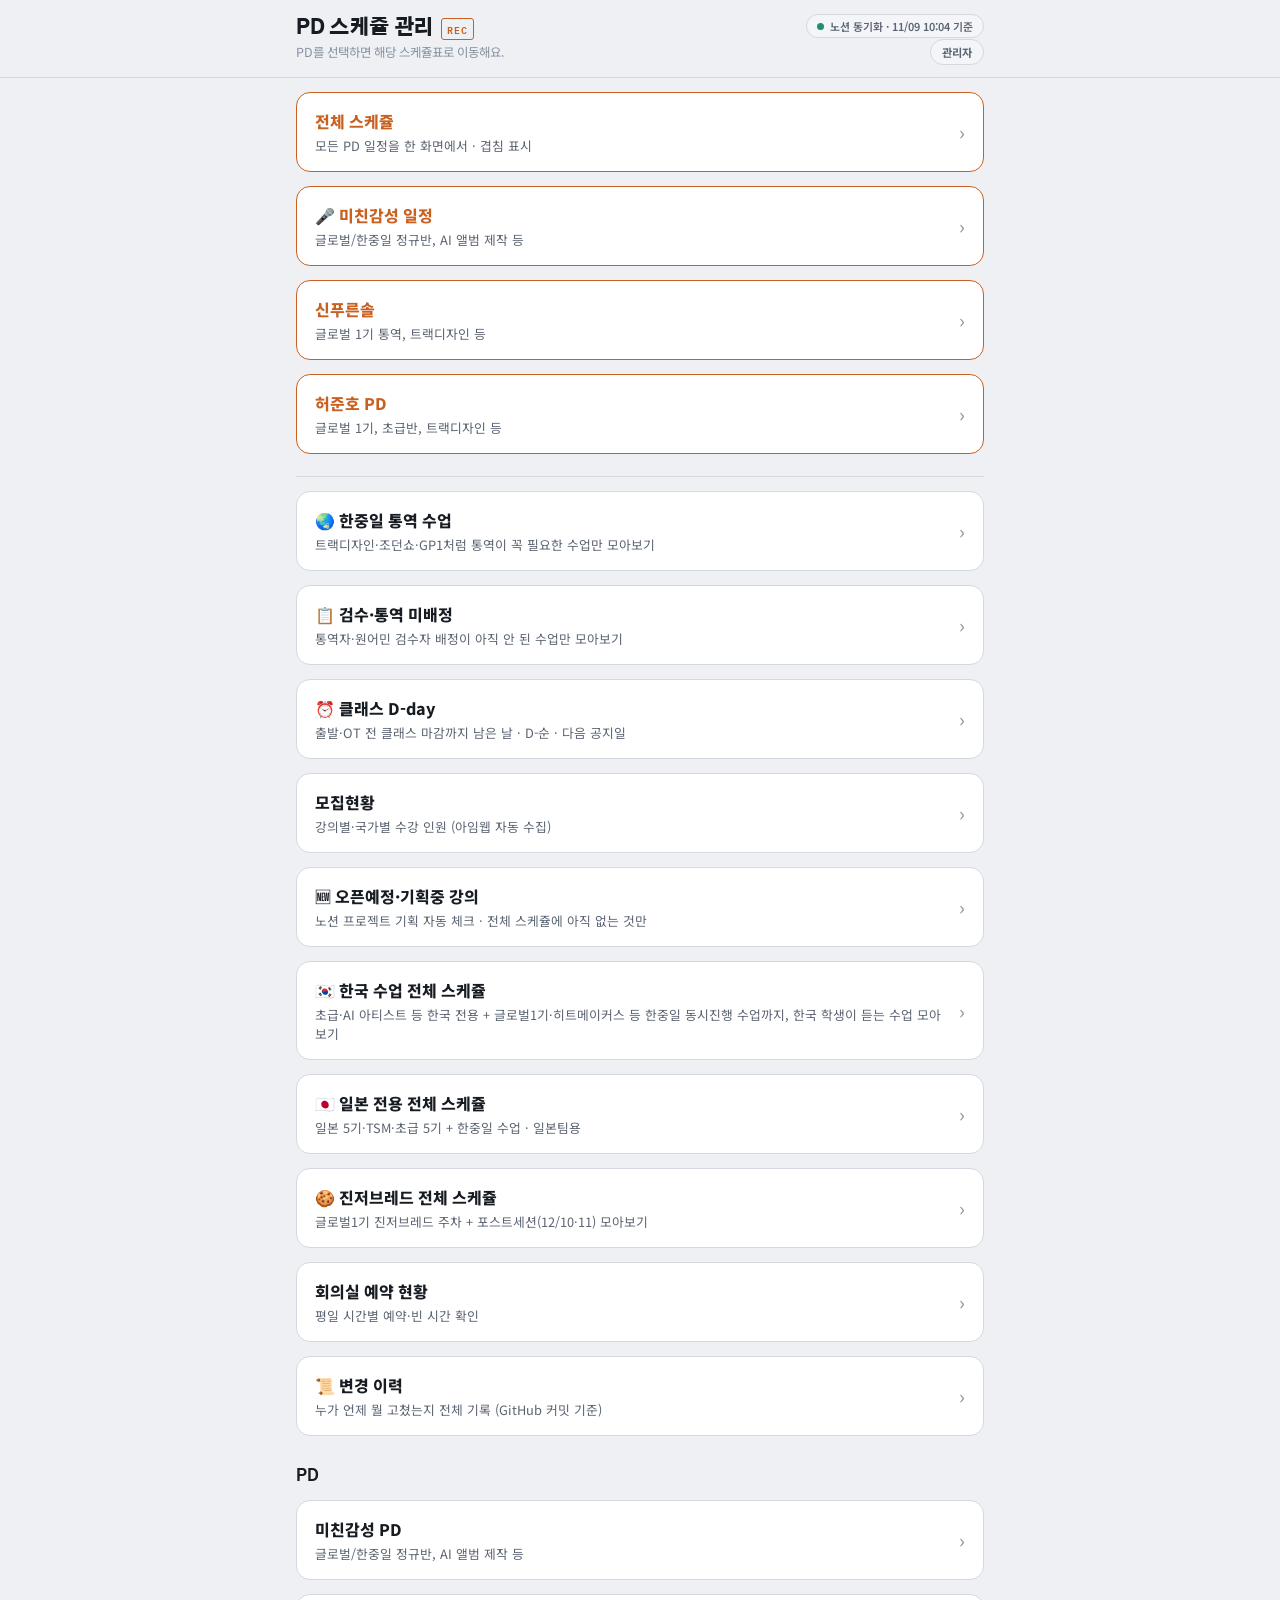
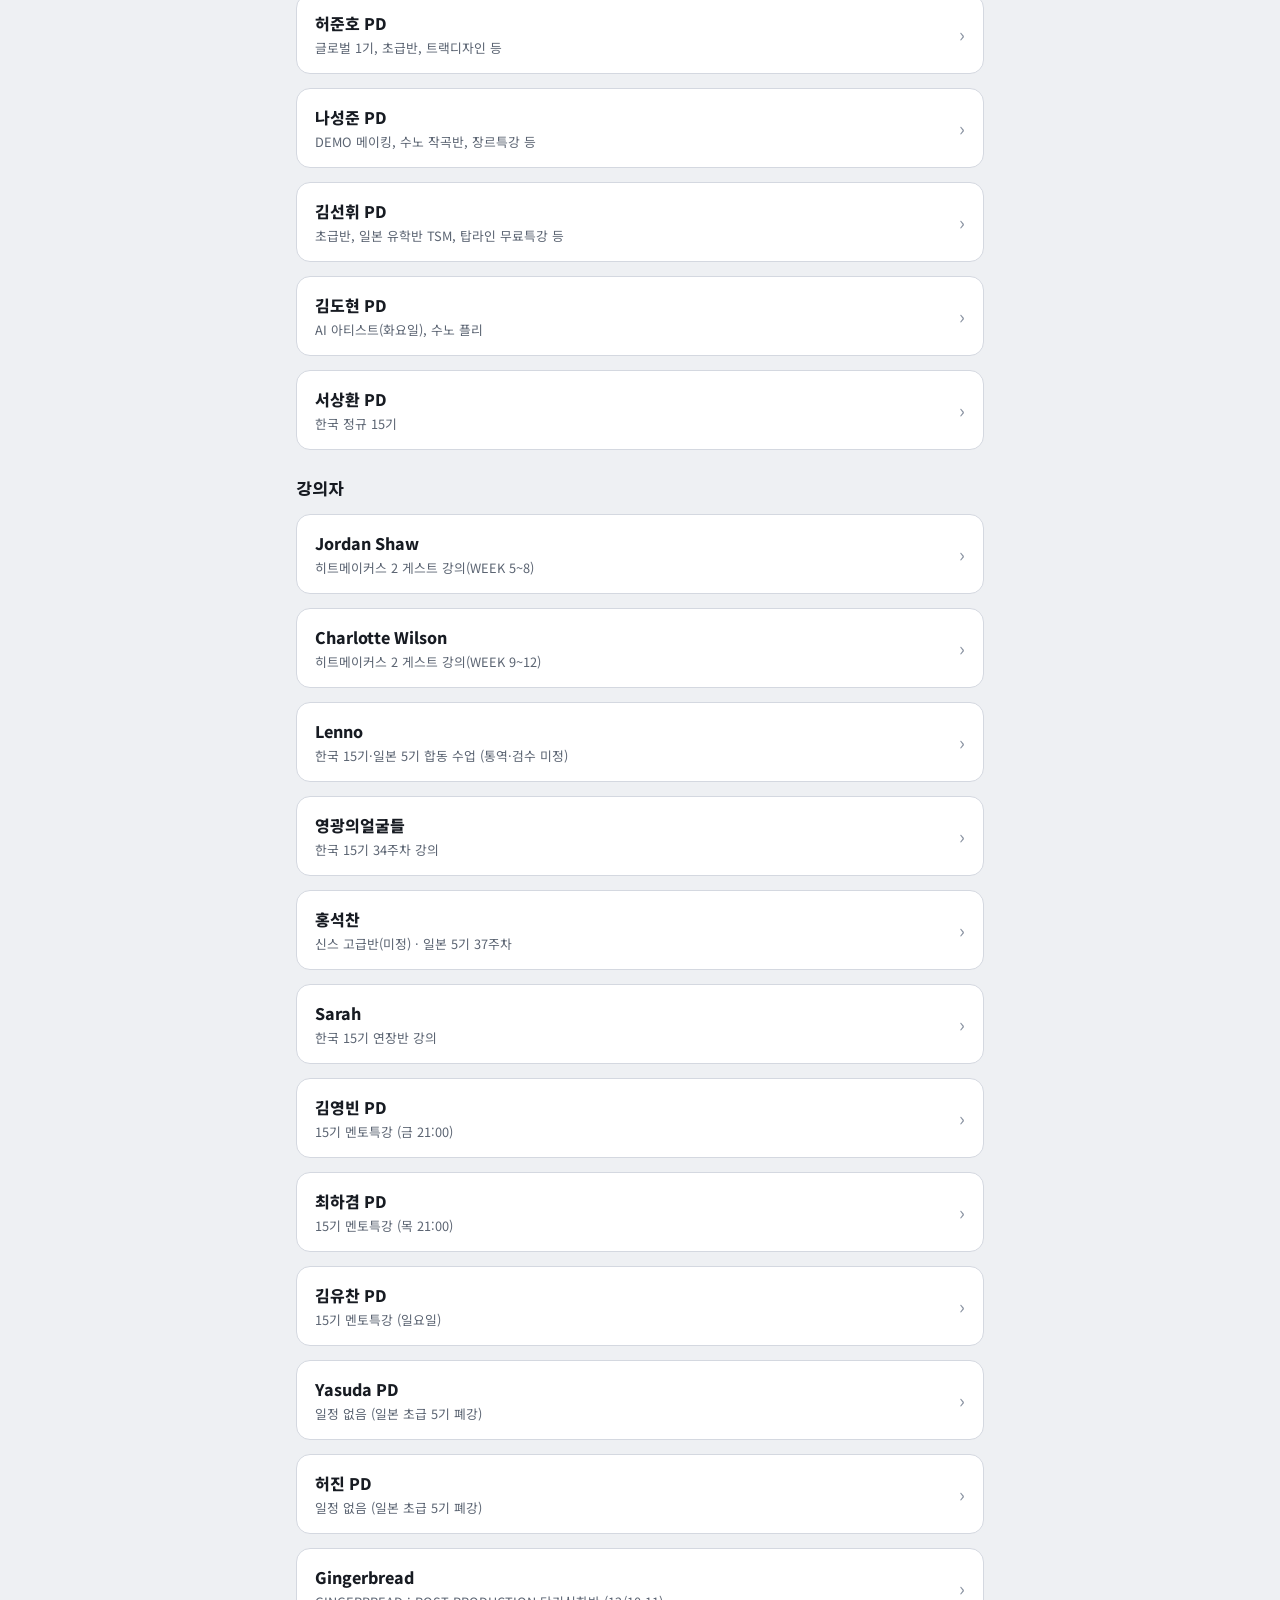
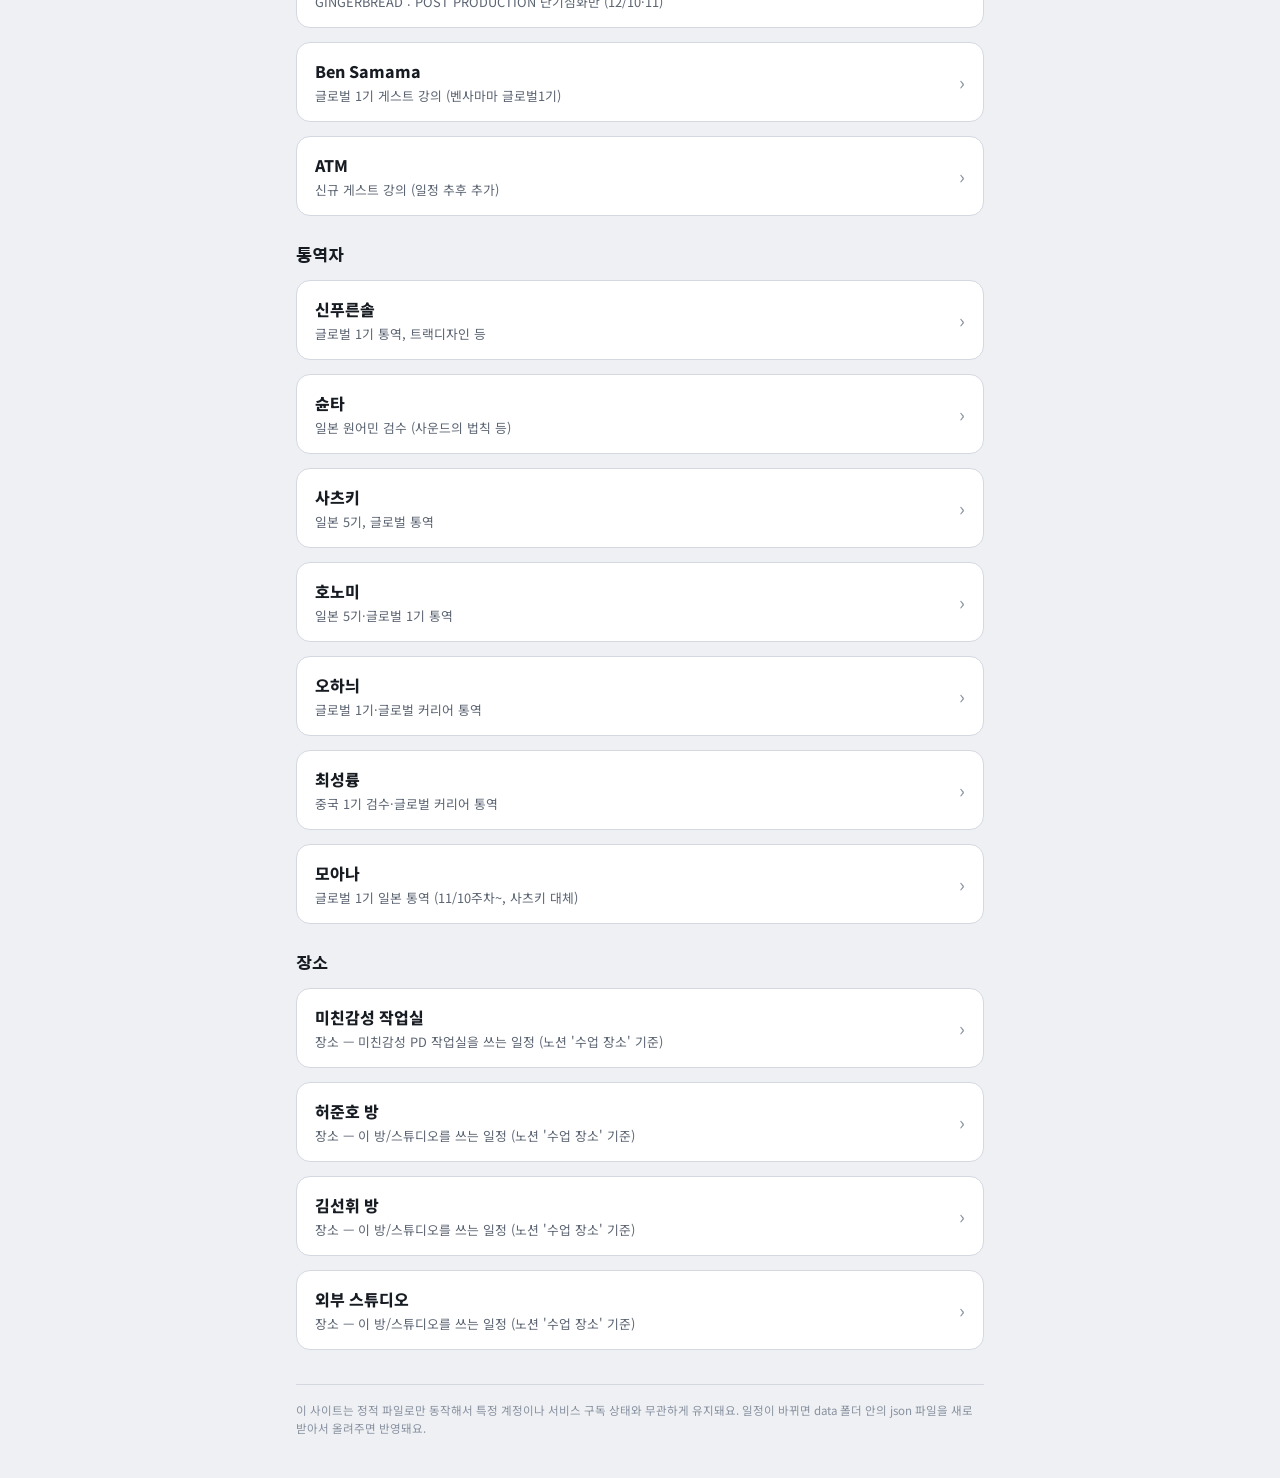
<file: index.html>
<!doctype html>
<html lang="ko">
<head>
<meta charset="utf-8">
<meta name="viewport" content="width=device-width, initial-scale=1">
<title>PD 스케쥴 관리</title>
<link rel="stylesheet" href="https://fonts.googleapis.com/css2?family=Gothic+A1:wght@700;800;900&family=Noto+Sans+KR:wght@400;500;700&family=IBM+Plex+Mono:wght@500;600&display=swap">
<link rel="stylesheet" href="style.css?v=20261117">
</head>
<body>

<header class="top">
  <div class="top-inner">
    <div class="brand">
      <h1>PD 스케쥴 관리</h1>
      <span class="tag-rec">REC</span>
    </div>
    <div class="sub">PD를 선택하면 해당 스케쥴표로 이동해요.</div>
    <button type="button" class="adm-btn" id="admBtn">관리자</button>
  </div>
</header>

<div class="wrap">
  <a class="pd-card all-card" href="all.html">
    <span><span class="name">전체 스케쥴</span><div class="desc">모든 PD 일정을 한 화면에서 · 겹침 표시</div></span>
    <span class="arrow">›</span></a>
  <a class="pd-card all-card" href="schedule.html?pd=michingamsung">
    <span><span class="name">🎤 미친감성 일정</span><div class="desc">글로벌/한중일 정규반, AI 앨범 제작 등</div></span>
    <span class="arrow">›</span></a>
  <a class="pd-card all-card" href="schedule.html?pd=sinpureunsol">
    <span><span class="name">신푸른솔</span><div class="desc">글로벌 1기 통역, 트랙디자인 등</div></span>
    <span class="arrow">›</span></a>
  <a class="pd-card all-card" href="schedule.html?pd=heojunho">
    <span><span class="name">허준호 PD</span><div class="desc">글로벌 1기, 초급반, 트랙디자인 등</div></span>
    <span class="arrow">›</span></a>
  <div class="top-divider"></div>
  <a class="pd-card" href="all.html?view=interp">
    <span><span class="name">🌏 한중일 통역 수업</span><div class="desc">트랙디자인·조던쇼·GP1처럼 통역이 꼭 필요한 수업만 모아보기</div></span>
    <span class="arrow">›</span></a>
  <a class="pd-card" href="all.html?view=missing">
    <span><span class="name">📋 검수·통역 미배정</span><div class="desc">통역자·원어민 검수자 배정이 아직 안 된 수업만 모아보기</div></span>
    <span class="arrow">›</span></a>
  <a class="pd-card" href="dday.html">
    <span><span class="name">⏰ 클래스 D-day</span><div class="desc">출발·OT 전 클래스 마감까지 남은 날 · D-순 · 다음 공지일</div></span>
    <span class="arrow">›</span></a>
  <a class="pd-card" href="enrollment.html">
    <span><span class="name">모집현황</span><div class="desc">강의별·국가별 수강 인원 (아임웹 자동 수집)</div></span>
    <span class="arrow">›</span></a>
  <a class="pd-card" href="projects.html">
    <span><span class="name">🆕 오픈예정·기획중 강의</span><div class="desc">노션 프로젝트 기획 자동 체크 · 전체 스케쥴에 아직 없는 것만</div></span>
    <span class="arrow">›</span></a>
  <a class="pd-card" href="all.html?view=korea">
    <span><span class="name">🇰🇷 한국 수업 전체 스케쥴</span><div class="desc">초급·AI 아티스트 등 한국 전용 + 글로벌1기·히트메이커스 등 한중일 동시진행 수업까지, 한국 학생이 듣는 수업 모아보기</div></span>
    <span class="arrow">›</span></a>
  <a class="pd-card" href="all.html?view=japan">
    <span><span class="name">🇯🇵 일본 전용 전체 스케쥴</span><div class="desc">일본 5기·TSM·초급 5기 + 한중일 수업 · 일본팀용</div></span>
    <span class="arrow">›</span></a>
  <a class="pd-card" href="all.html?view=ginger">
    <span><span class="name">🍪 진저브레드 전체 스케쥴</span><div class="desc">글로벌1기 진저브레드 주차 + 포스트세션(12/10·11) 모아보기</div></span>
    <span class="arrow">›</span></a>
  <a class="pd-card" href="rooms.html">
    <span><span class="name">회의실 예약 현황</span><div class="desc">평일 시간별 예약·빈 시간 확인</div></span>
    <span class="arrow">›</span></a>
  <a class="pd-card" href="history.html">
    <span><span class="name">📜 변경 이력</span><div class="desc">누가 언제 뭘 고쳤는지 전체 기록 (GitHub 커밋 기준)</div></span>
    <span class="arrow">›</span></a>
  <div id="pdList"></div>
  <footer>
    이 사이트는 정적 파일로만 동작해서 특정 계정이나 서비스 구독 상태와 무관하게 유지돼요.
    일정이 바뀌면 data 폴더 안의 json 파일을 새로 받아서 올려주면 반영돼요.
  </footer>
</div>

<script src="sync-status.js"></script>
<script src="admin.js?v=12"></script>
<script>
var pdsData = [], newFiles = [];
var adminOn = function(){ return !!(window.PDAdmin && PDAdmin.isOn()); };
function esc(t){ return String(t==null?'':t).replace(/&/g,'&amp;').replace(/</g,'&lt;').replace(/>/g,'&gt;').replace(/"/g,'&quot;'); }

var PD_GROUPS = [
  {label:'PD', ids:['michingamsung','heojunho','naseongjun','kimseonhwi','kimdohyeon','seosanghwan']},
  {label:'강의자', ids:['jordanshow','charlottewilson','lenno','younggwang','hongseokchan','sarah','kimyoungbin','choihagyeom','kimyuchan','yasuda','heojin','gingerbread','bensamama','atm']},
  {label:'통역자', ids:['sinpureunsol','syunta','satsuki','honomi','ohani','choiseongryung','moana']},
    {label:'장소', ids:['michinstudio','heojunhoroom','kimseonhwiroom','extstudio']}
];
function renderPds(){
  var list = document.getElementById('pdList');
  var on = adminOn();
  if(!pdsData.length){
    list.innerHTML = '<div class="empty">등록된 PD가 아직 없어요.</div>' + (on ? '<button type="button" class="adm-add" id="addPd">+ PD 추가</button>' : '');
    return;
  }
  function cardHtml(pd, i){
    var card = '<a class="pd-card" href="schedule.html?pd='+encodeURIComponent(pd.id)+'">'
      + '<span><span class="name">'+esc(pd.name)+'</span><div class="desc">'+esc(pd.desc||'')+'</div></span>'
      + '<span class="arrow">›</span></a>';
    if(!on) return card;
    return '<div class="pd-wrap" data-i="'+i+'">'+card
      + '<div class="adm-row" style="padding-left:4px"><button type="button" data-act="edit">이름·설명 수정</button>'
      + '<button type="button" data-act="up">▲</button><button type="button" data-act="down">▼</button>'
      + '<button type="button" data-act="del" class="danger">삭제</button></div></div>';
  }
  var used = {};
  var html = PD_GROUPS.map(function(g){
    var items = [];
    g.ids.forEach(function(id){
      var i = pdsData.findIndex(function(p){ return p.id===id; });
      if(i<0) return;
      used[id] = 1;
      items.push(cardHtml(pdsData[i], i));
    });
    if(!items.length) return '';
    return '<div class="section-title"><h2>'+esc(g.label)+'</h2></div>'+items.join('');
  }).join('');
  var rest = pdsData.map(function(p, i){ return used[p.id] ? '' : cardHtml(p, i); }).filter(Boolean);
  if(rest.length) html += '<div class="section-title"><h2>기타</h2></div>'+rest.join('');
  list.innerHTML = html + (on ? '<button type="button" class="adm-add" id="addPd">+ PD 추가</button>' : '');
}
function loadPds(){
  if(adminOn()) return Promise.resolve();
  return fetch(PDSync.bust('data/pds.json'), {cache:'no-store'}).then(function(r){ return r.json(); }).then(function(pds){
    pdsData = pds; renderPds();
  }).catch(function(){
    document.getElementById('pdList').innerHTML = '<div class="empty">PD 목록을 불러오지 못했어요.</div>';
  });
}
PDSync.ready.then(loadPds);
PDSync.onUpdate(loadPds);

// ---------- 관리자: PD 카드 편집 ----------
PDAdmin.init({
  btn: document.getElementById('admBtn'),
  cats: {},
  getPds: function(){ return pdsData; },
  onEnter: function(){ newFiles = []; return PDAdmin.fetchFile('data/pds.json', 'pds').then(function(arr){ pdsData = arr; }); },
  onExit: function(){ newFiles = []; loadPds(); },
  rerender: renderPds,
  getFiles: function(){
    var out = [{key:'pds', path:'data/pds.json', text:JSON.stringify(pdsData, null, 2)+'\n'}];
    newFiles.forEach(function(id){ out.push({key:'new:'+id, path:'data/'+id+'.json', text:'[]\n', isNew:true}); });
    return out;
  }
});
document.getElementById('pdList').addEventListener('click', function(ev){
  if(!adminOn()) return;
  if(ev.target.closest('#addPd')){
    var m = PDAdmin.openModal('<h3>PD 추가</h3>'
      + '<label>영문 아이디 (소문자·숫자, 예: kimmina)<input type="text" id="nId"></label>'
      + '<label>표시 이름 (예: 김민아 PD)<input type="text" id="nName"></label>'
      + '<label>설명 (예: 초급반, 수노 플리)<input type="text" id="nDesc"></label>'
      + '<div class="err" id="nErr" style="display:none"></div>'
      + '<div class="btns"><button type="button" id="nCancel">취소</button><button type="button" class="pri" id="nOk">추가</button></div>');
    m.querySelector('#nCancel').addEventListener('click', PDAdmin.closeModal);
    m.querySelector('#nOk').addEventListener('click', function(){
      var id = m.querySelector('#nId').value.trim().toLowerCase(), name = m.querySelector('#nName').value.trim(), desc = m.querySelector('#nDesc').value.trim();
      var err = m.querySelector('#nErr');
      var fail = function(t){ err.textContent = t; err.style.display = 'block'; };
      if(!/^[a-z0-9]{2,30}$/.test(id)) return fail('아이디는 영문 소문자·숫자 2~30자로 해 주세요.');
      if(!name) return fail('표시 이름을 입력해 주세요.');
      if(pdsData.some(function(p){ return p.id===id; })) return fail('이미 있는 아이디예요.');
      pdsData.push({id:id, name:name, desc:desc}); newFiles.push(id);
      PDAdmin.log('PD 추가: '+name, ['pds','new:'+id]);
      PDAdmin.closeModal(); renderPds();
    });
    return;
  }
  var btn = ev.target.closest('.adm-row button'); if(!btn) return;
  var wrap = btn.closest('.pd-wrap'); var i = parseInt(wrap.getAttribute('data-i'),10), pd = pdsData[i];
  var act = btn.getAttribute('data-act');
  if(act==='edit'){
    var m2 = PDAdmin.openModal('<h3>PD 이름·설명 수정</h3>'
      + '<label>표시 이름<input type="text" id="eName" value="'+esc(pd.name)+'"></label>'
      + '<label>설명<input type="text" id="eDesc" value="'+esc(pd.desc||'')+'"></label>'
      + '<div class="btns"><button type="button" id="eCancel">취소</button><button type="button" class="pri" id="eOk">적용</button></div>');
    m2.querySelector('#eCancel').addEventListener('click', PDAdmin.closeModal);
    m2.querySelector('#eOk').addEventListener('click', function(){
      var n = m2.querySelector('#eName').value.trim(); if(!n) return;
      pd.name = n; pd.desc = m2.querySelector('#eDesc').value.trim();
      PDAdmin.log('PD 수정: '+n, ['pds']); PDAdmin.closeModal(); renderPds();
    });
  } else if(act==='up' || act==='down'){
    var j = act==='up' ? i-1 : i+1; if(j<0 || j>=pdsData.length) return;
    var t = pdsData[i]; pdsData[i] = pdsData[j]; pdsData[j] = t;
    PDAdmin.log('PD 순서 변경: '+pd.name, ['pds']); renderPds();
  } else if(act==='del'){
    if(confirm('"'+pd.name+'" 카드를 목록에서 뺄까요?\n(일정 파일은 그대로 남아 있어서 나중에 다시 추가할 수 있어요.)')){
      pdsData.splice(i,1); newFiles = newFiles.filter(function(id){ return id!==pd.id; });
      PDAdmin.log('PD 삭제: '+pd.name, ['pds']); renderPds();
    }
  }
});
</script>

</body>
</html>
</file>
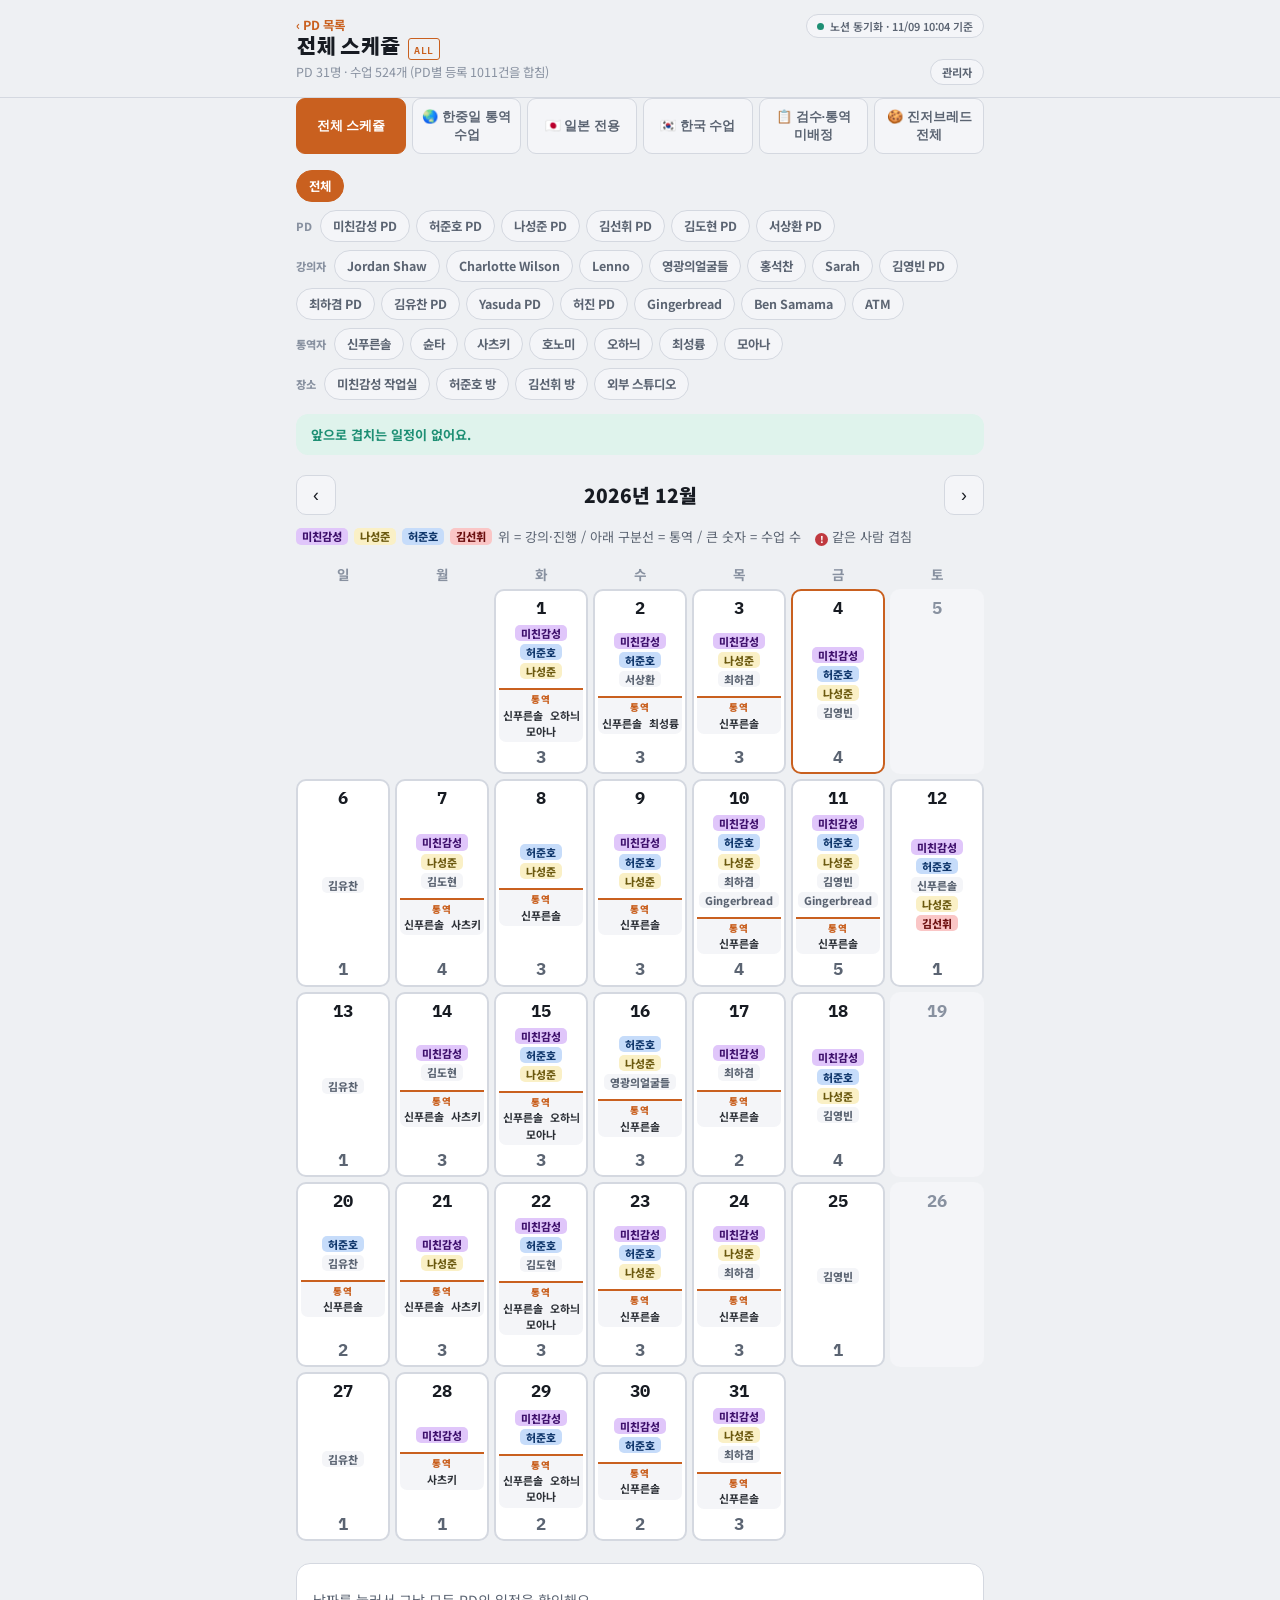
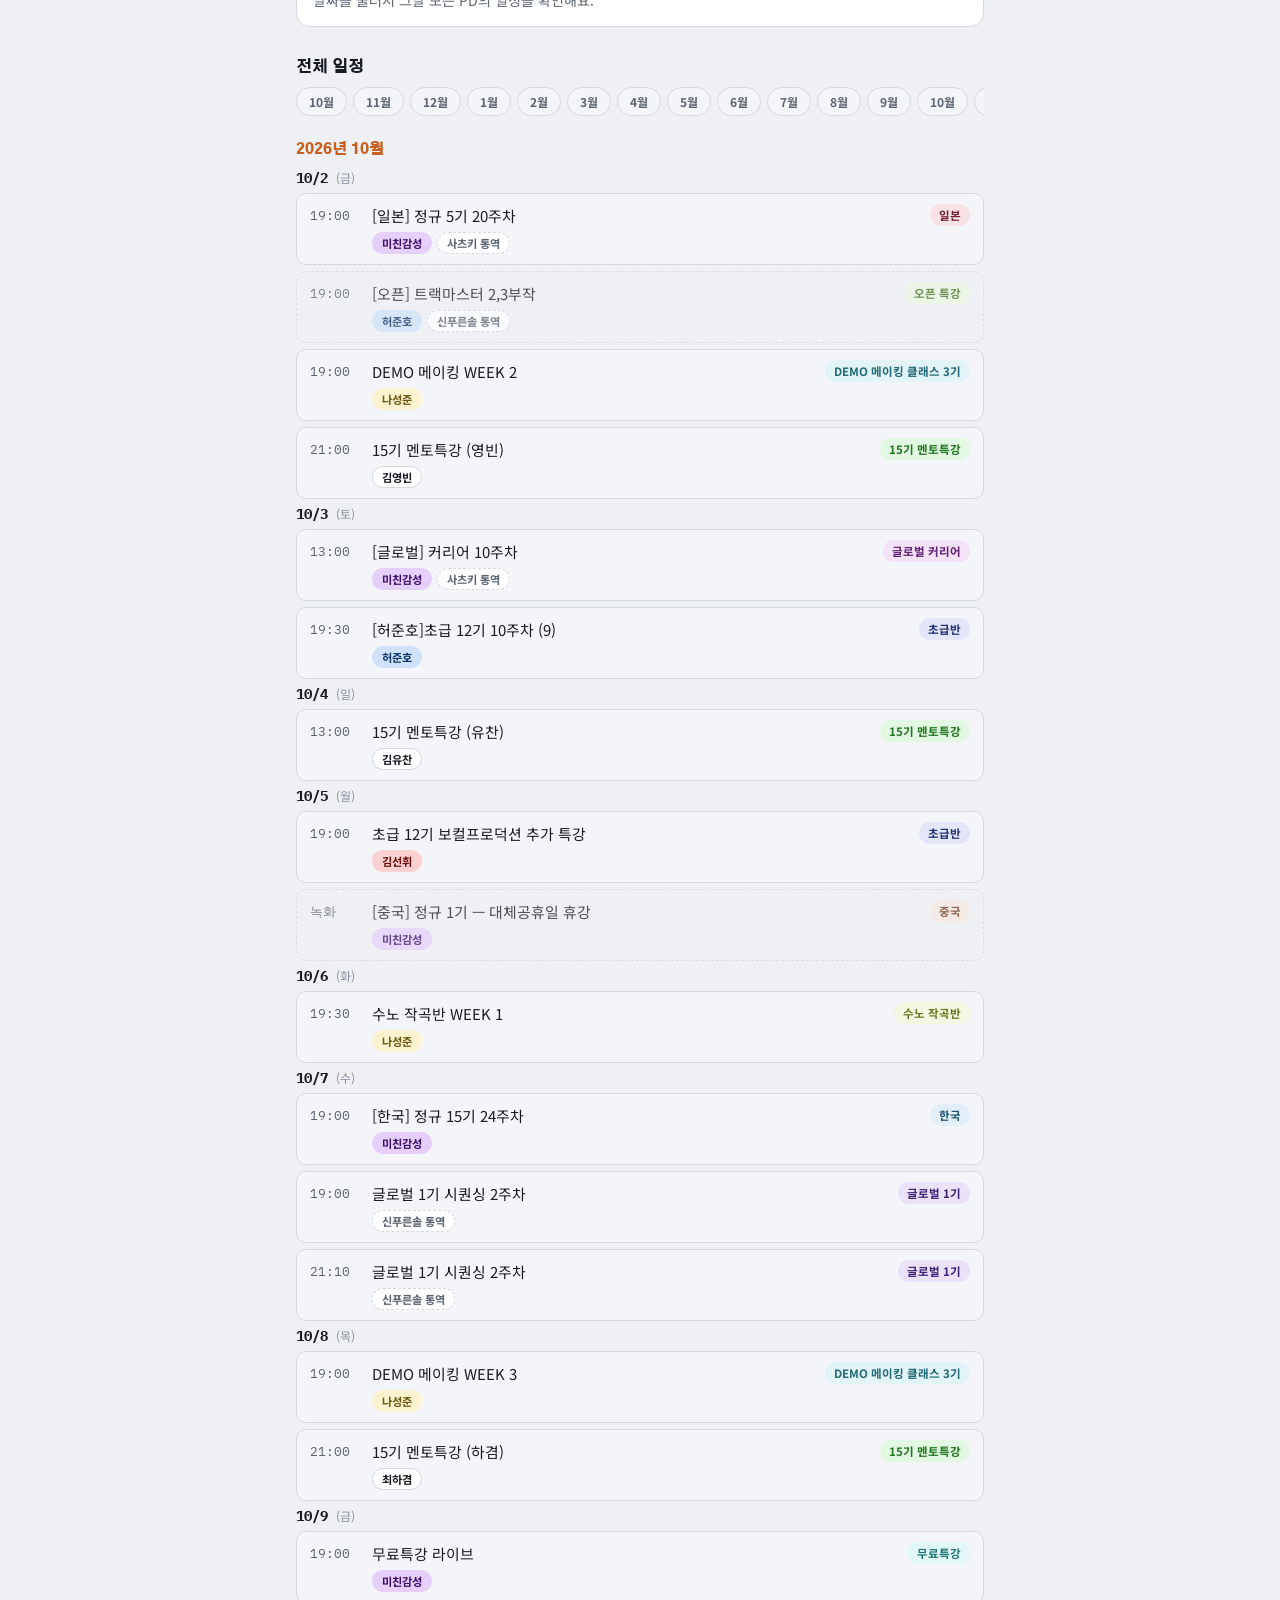
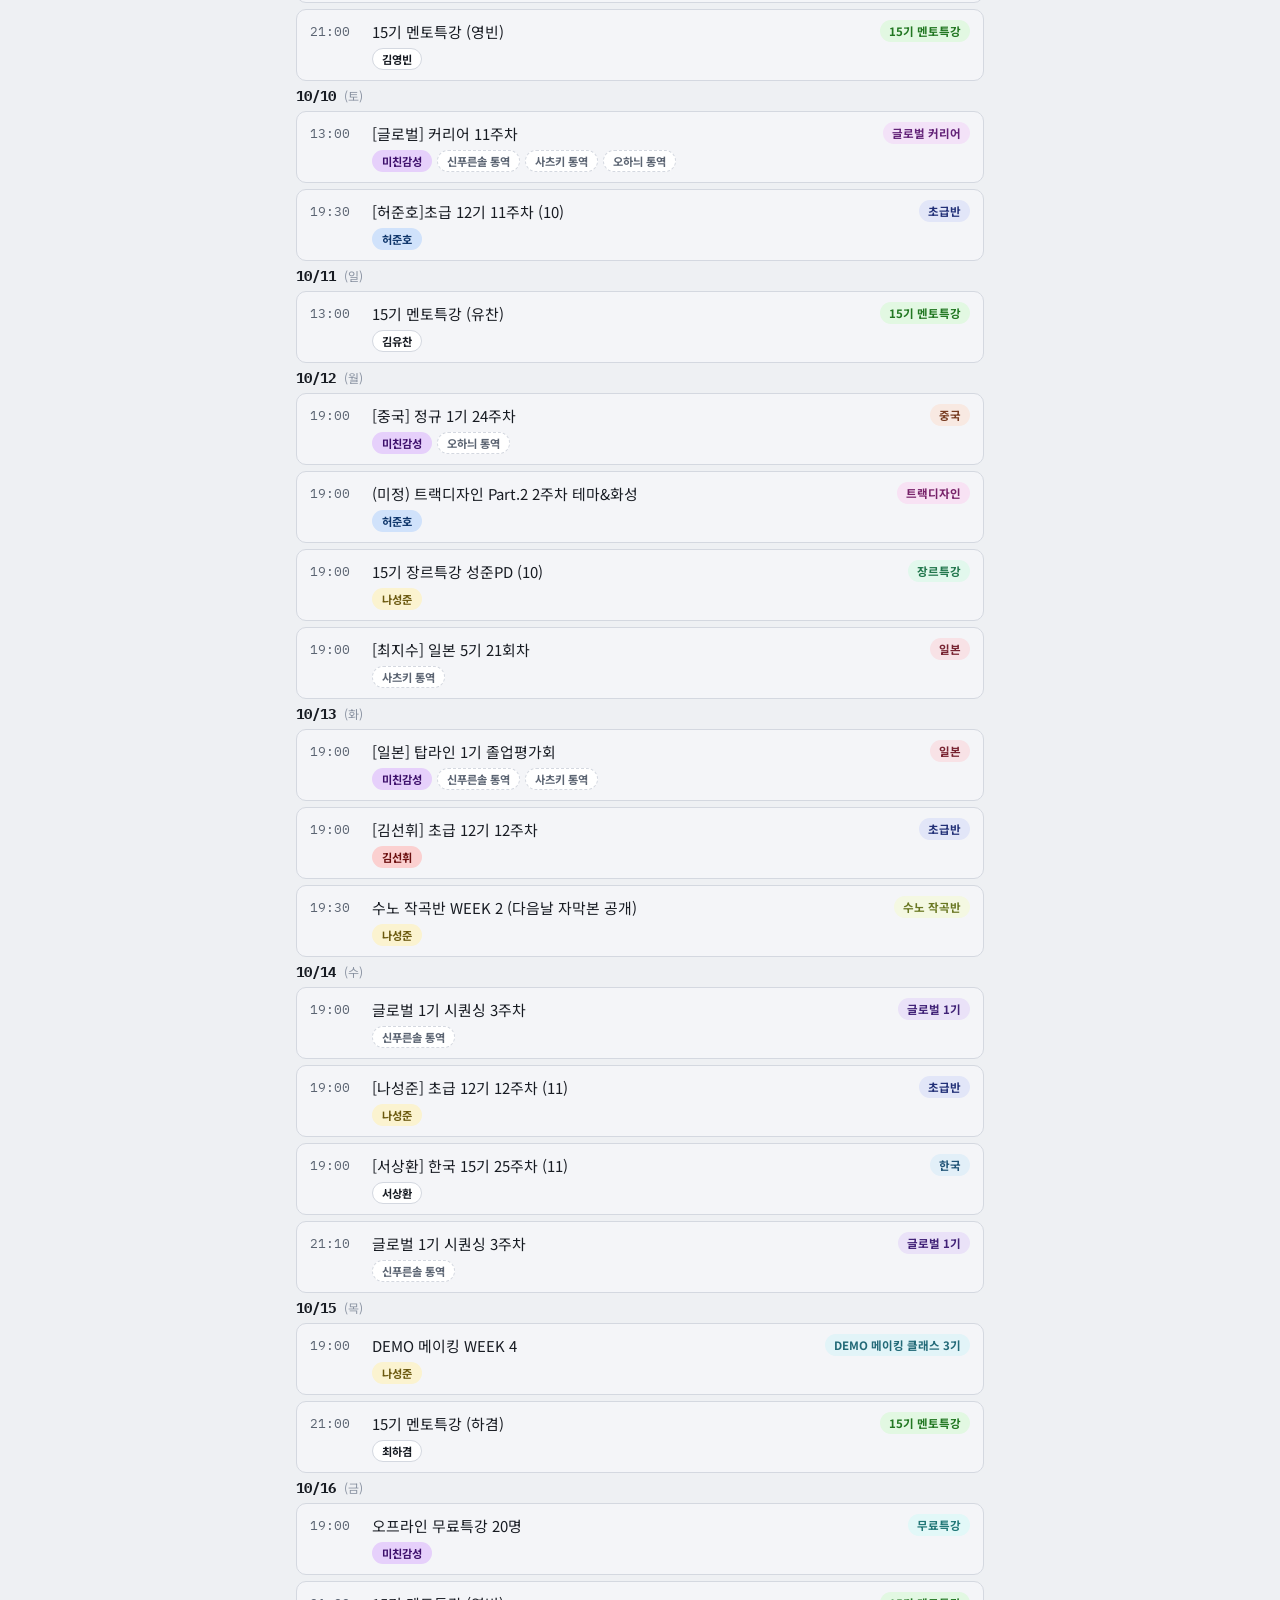
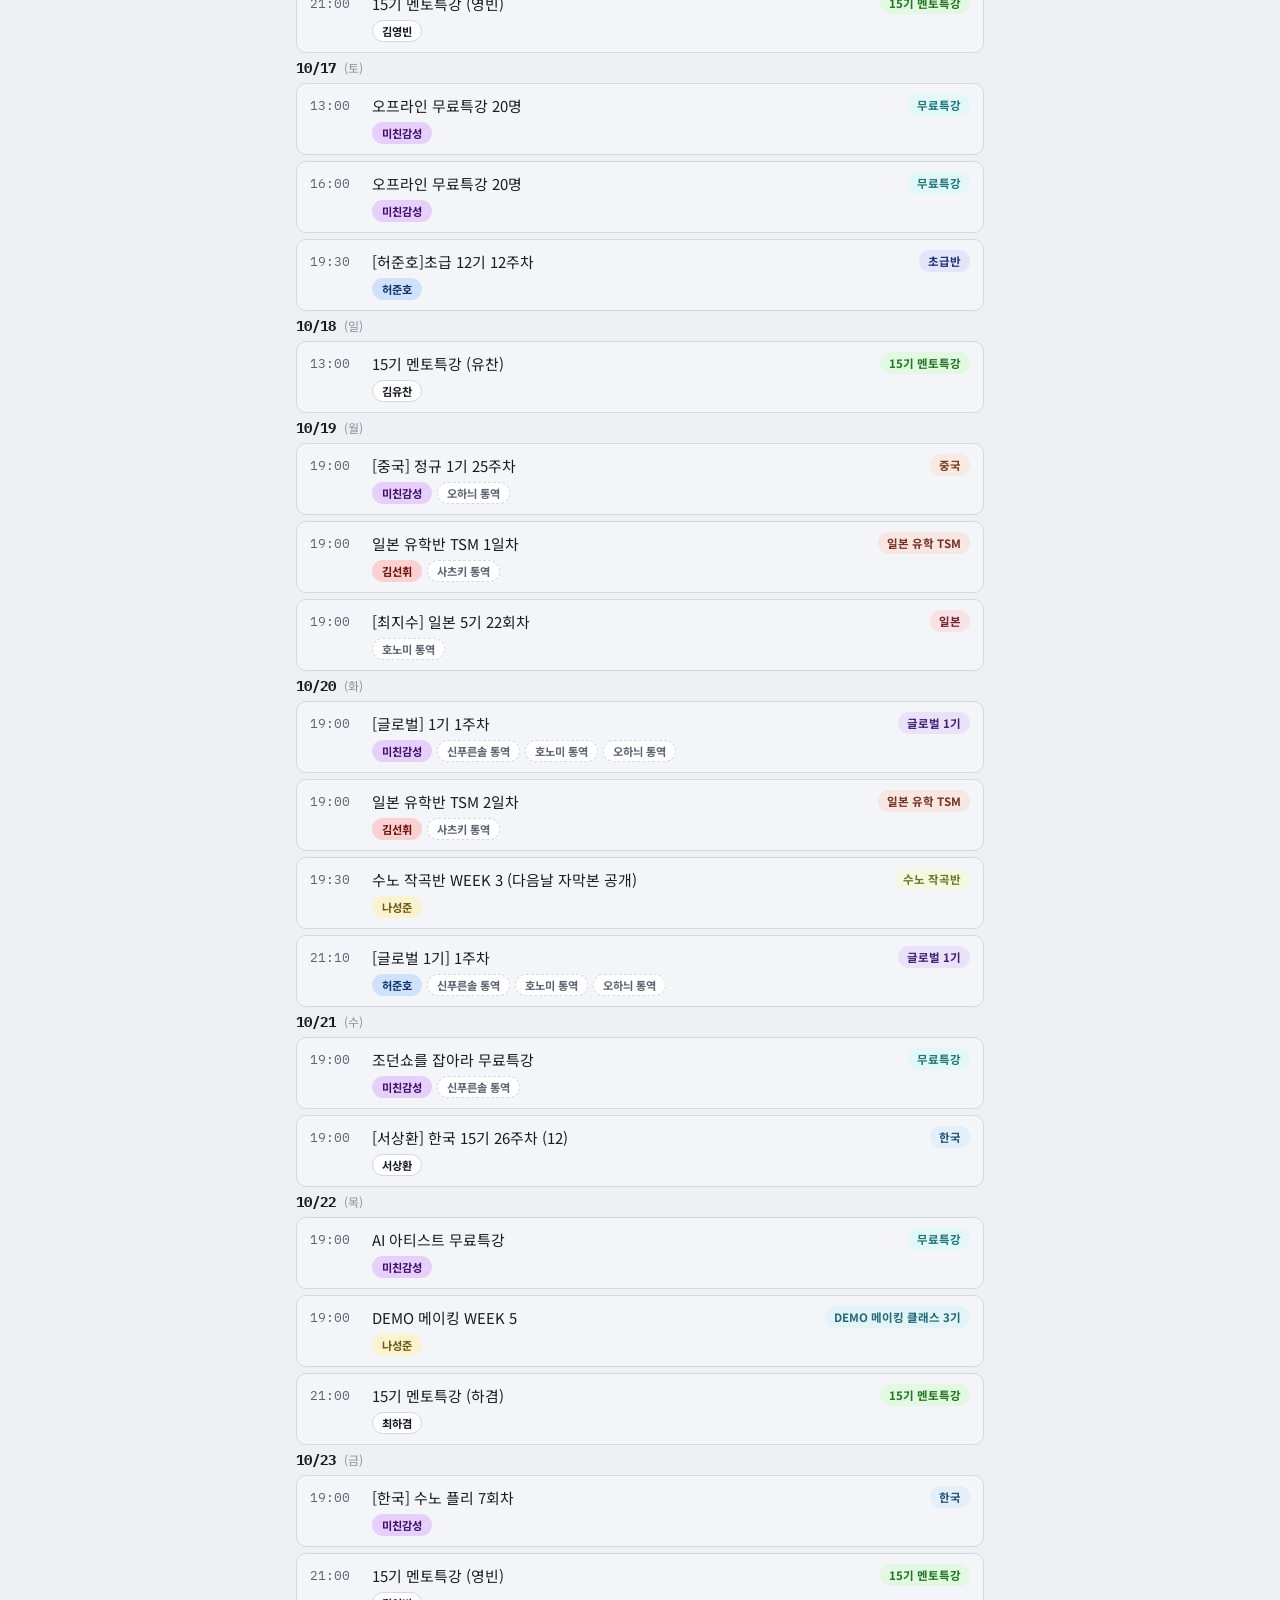
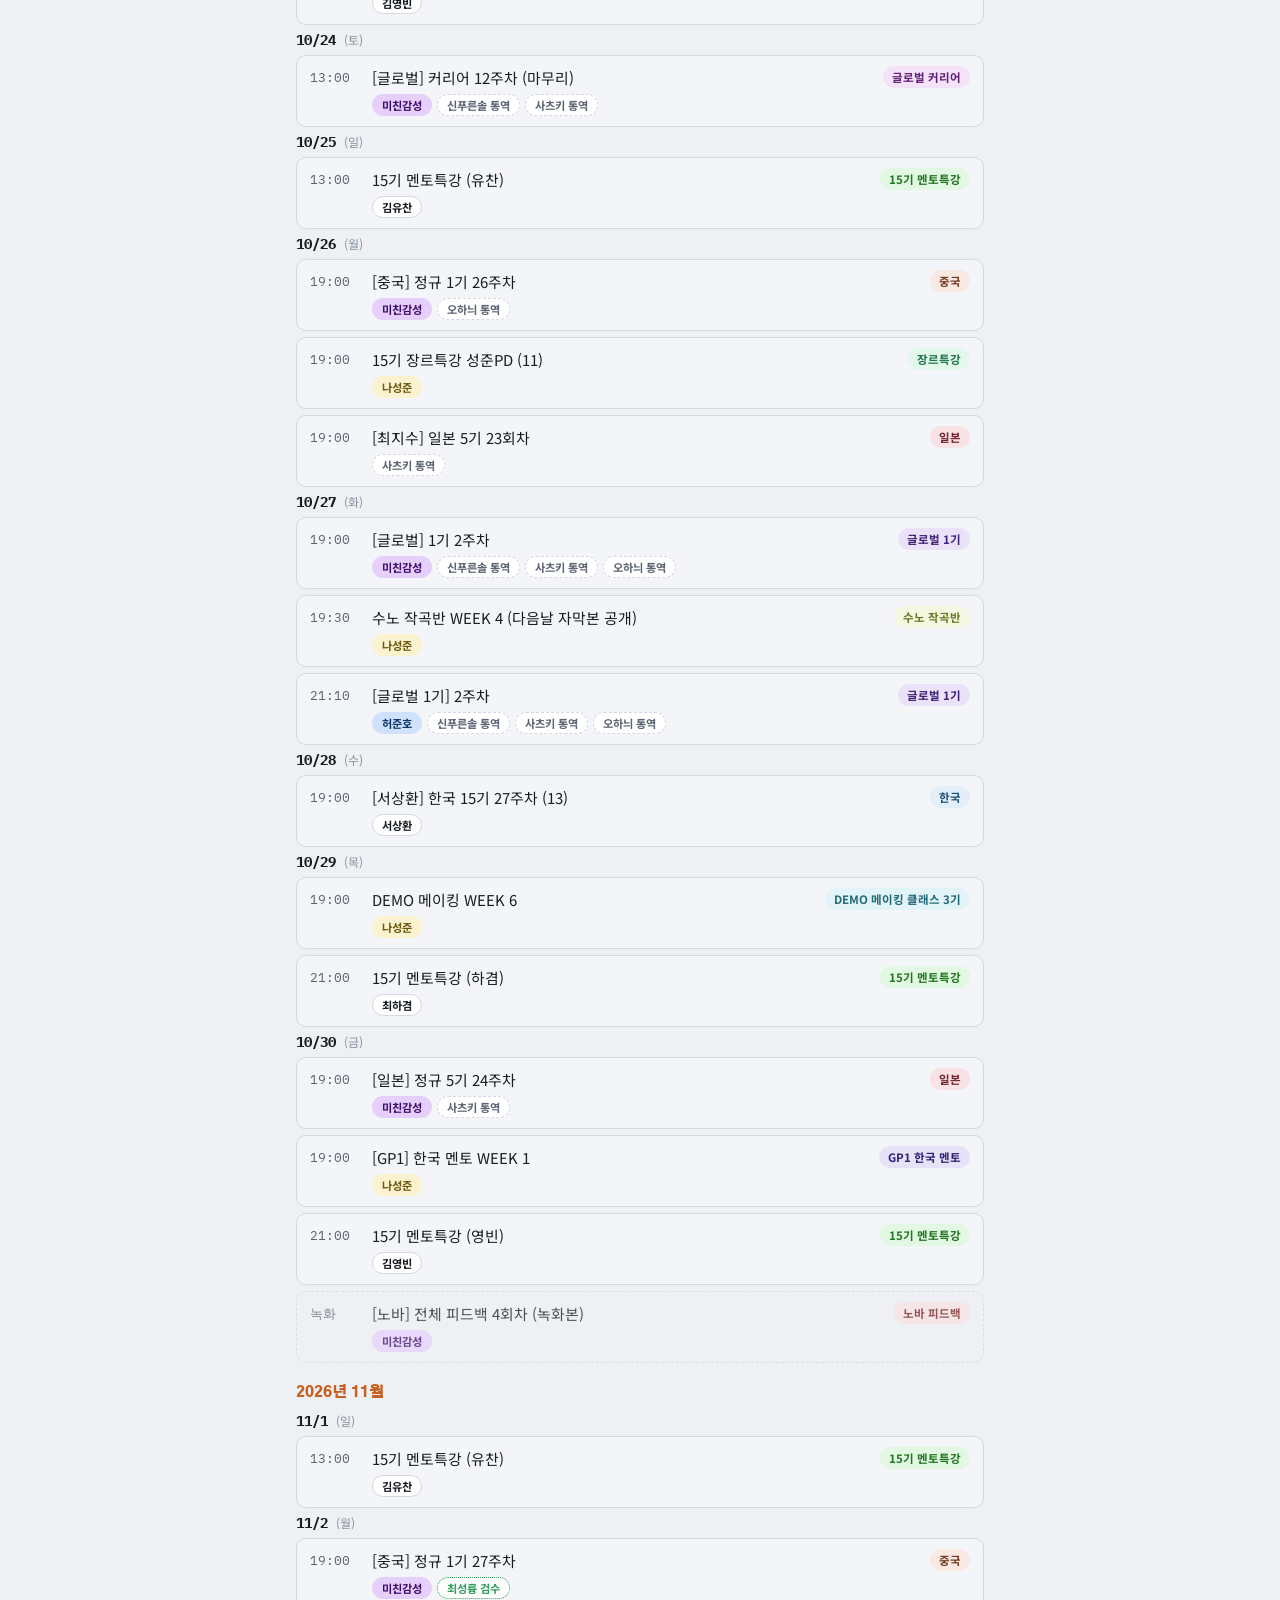
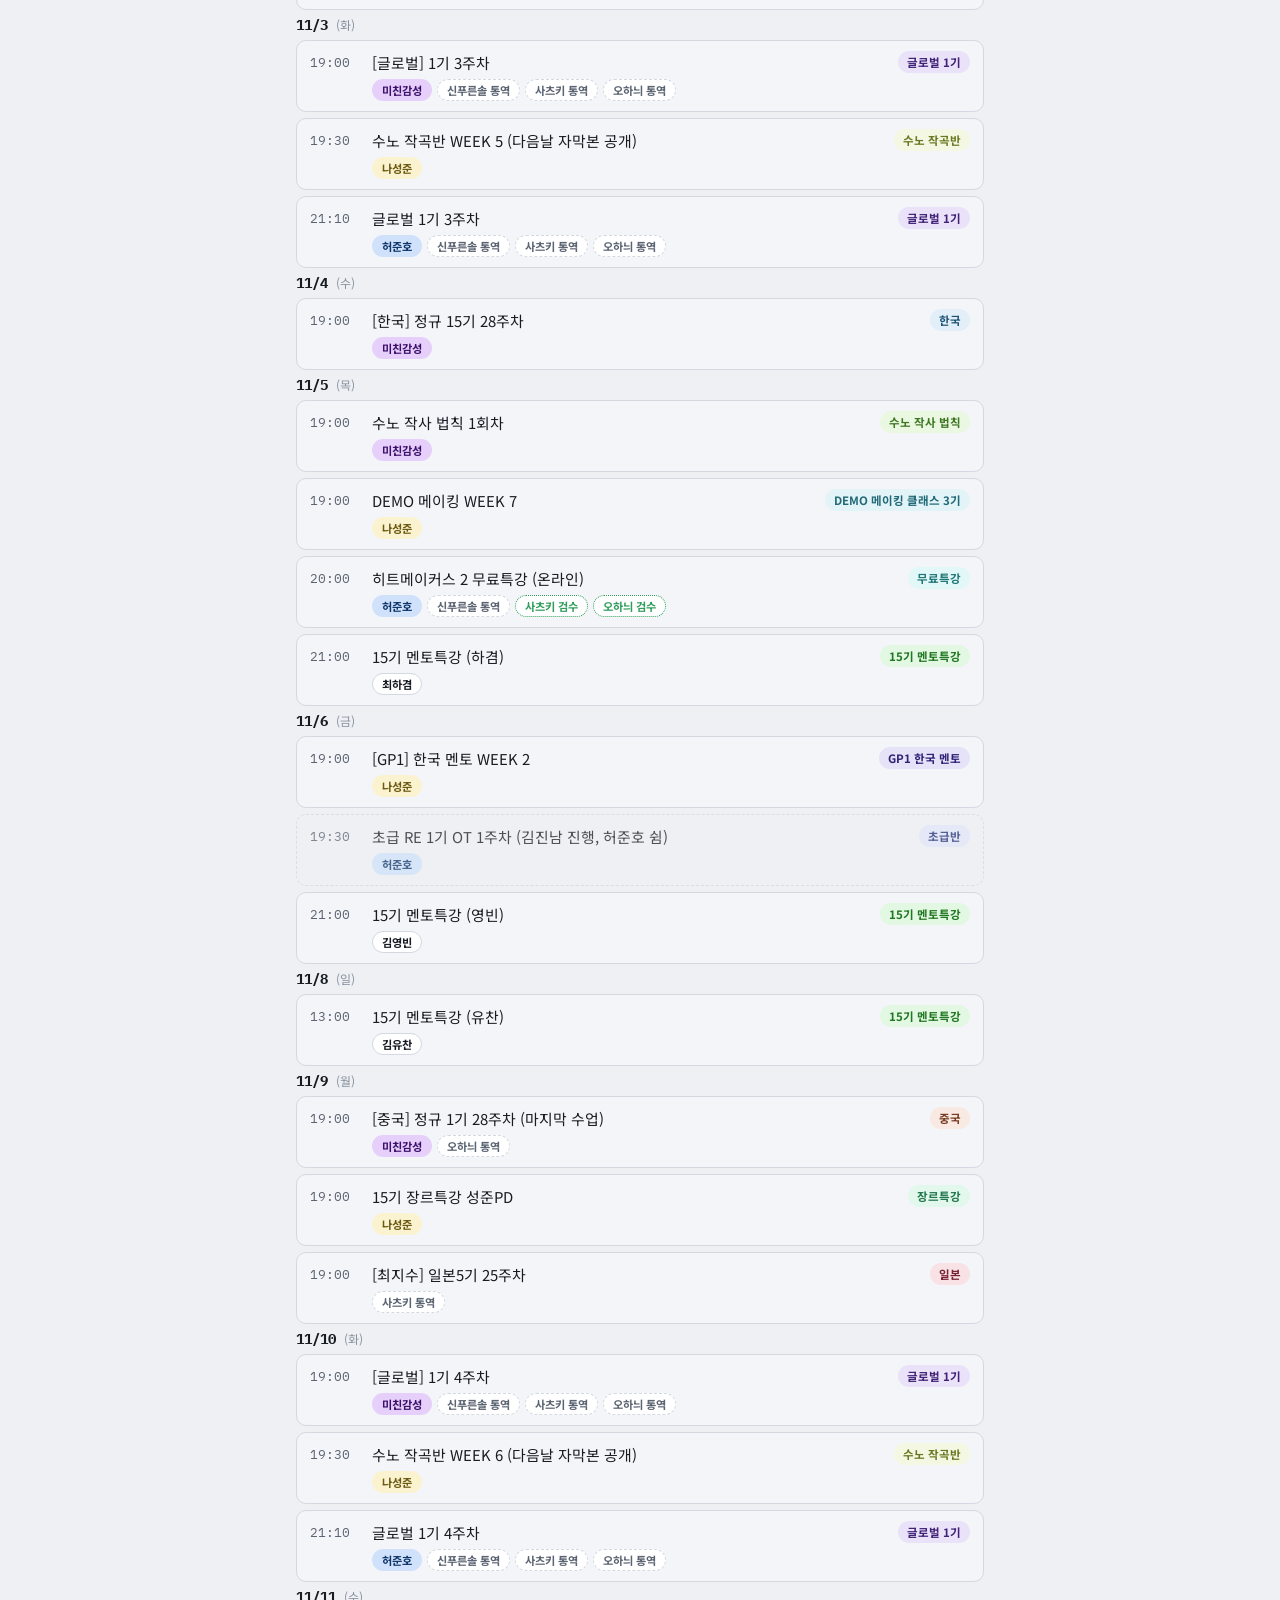
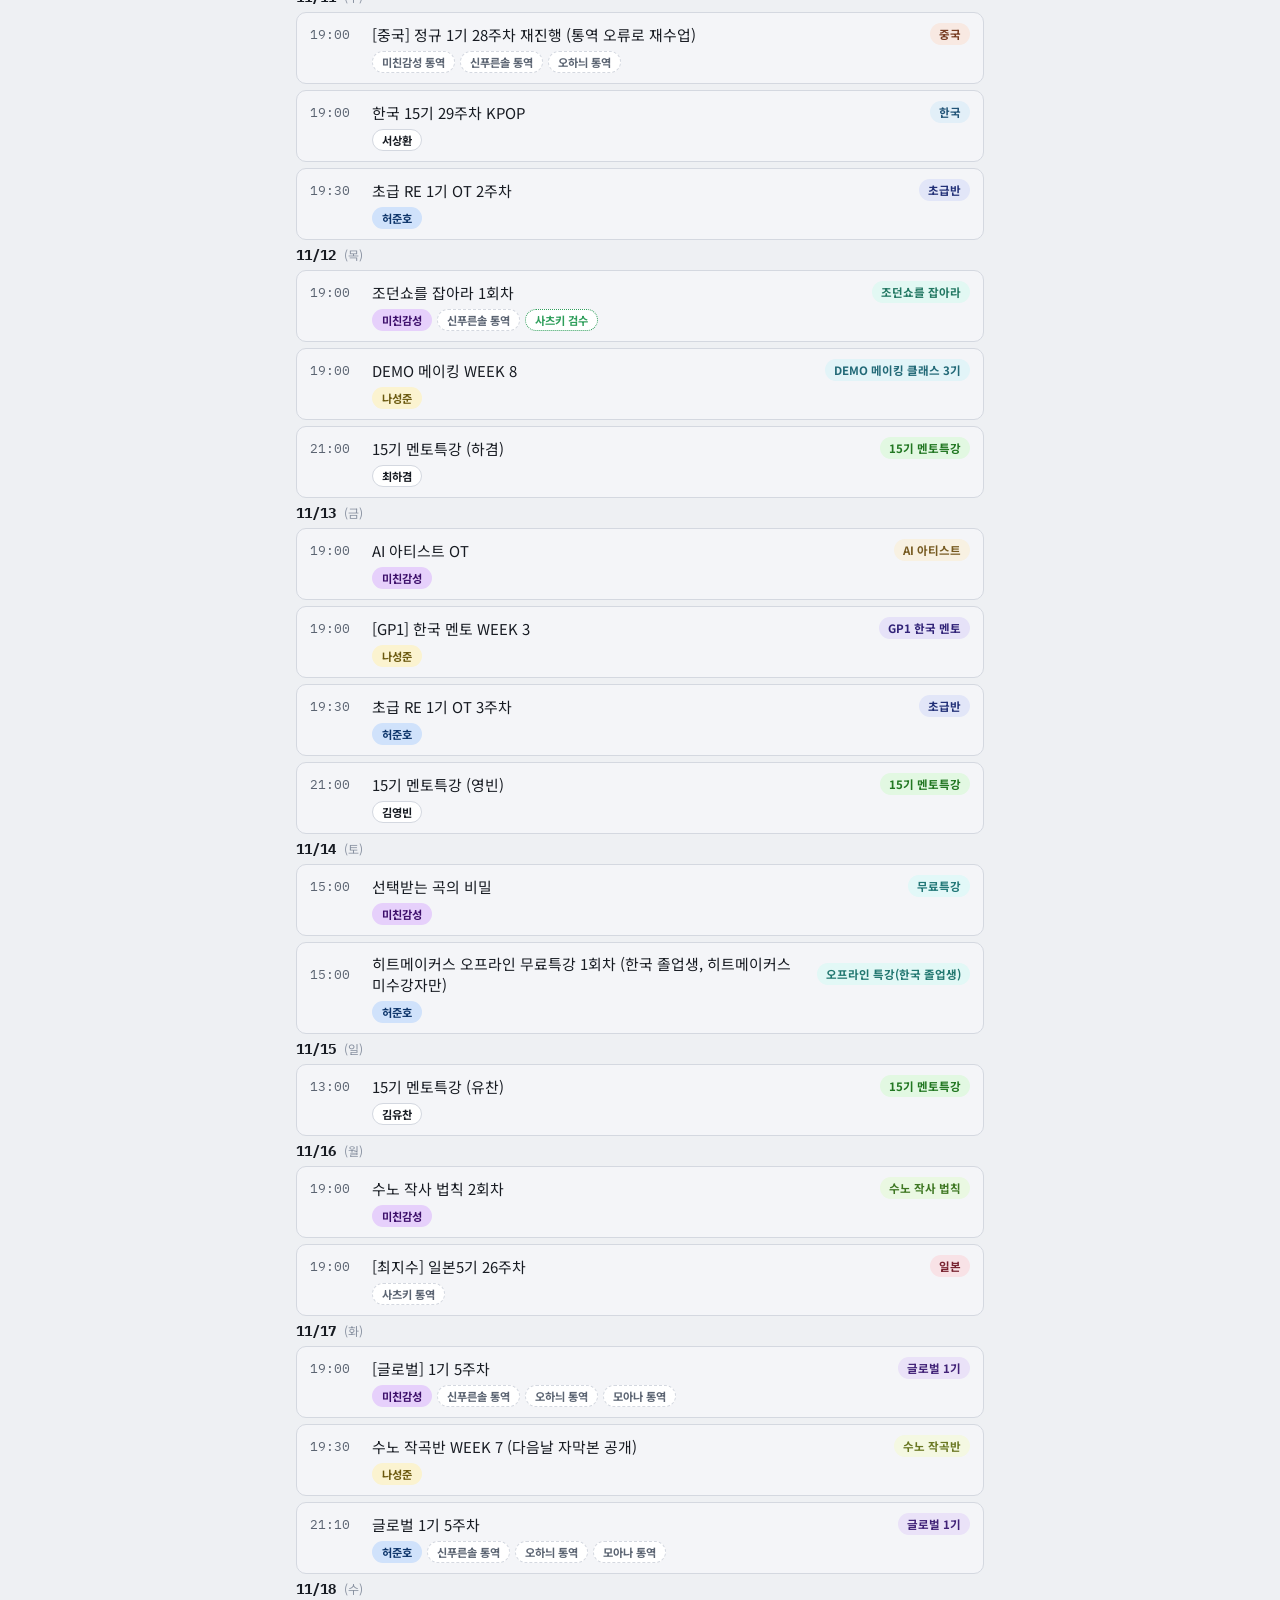
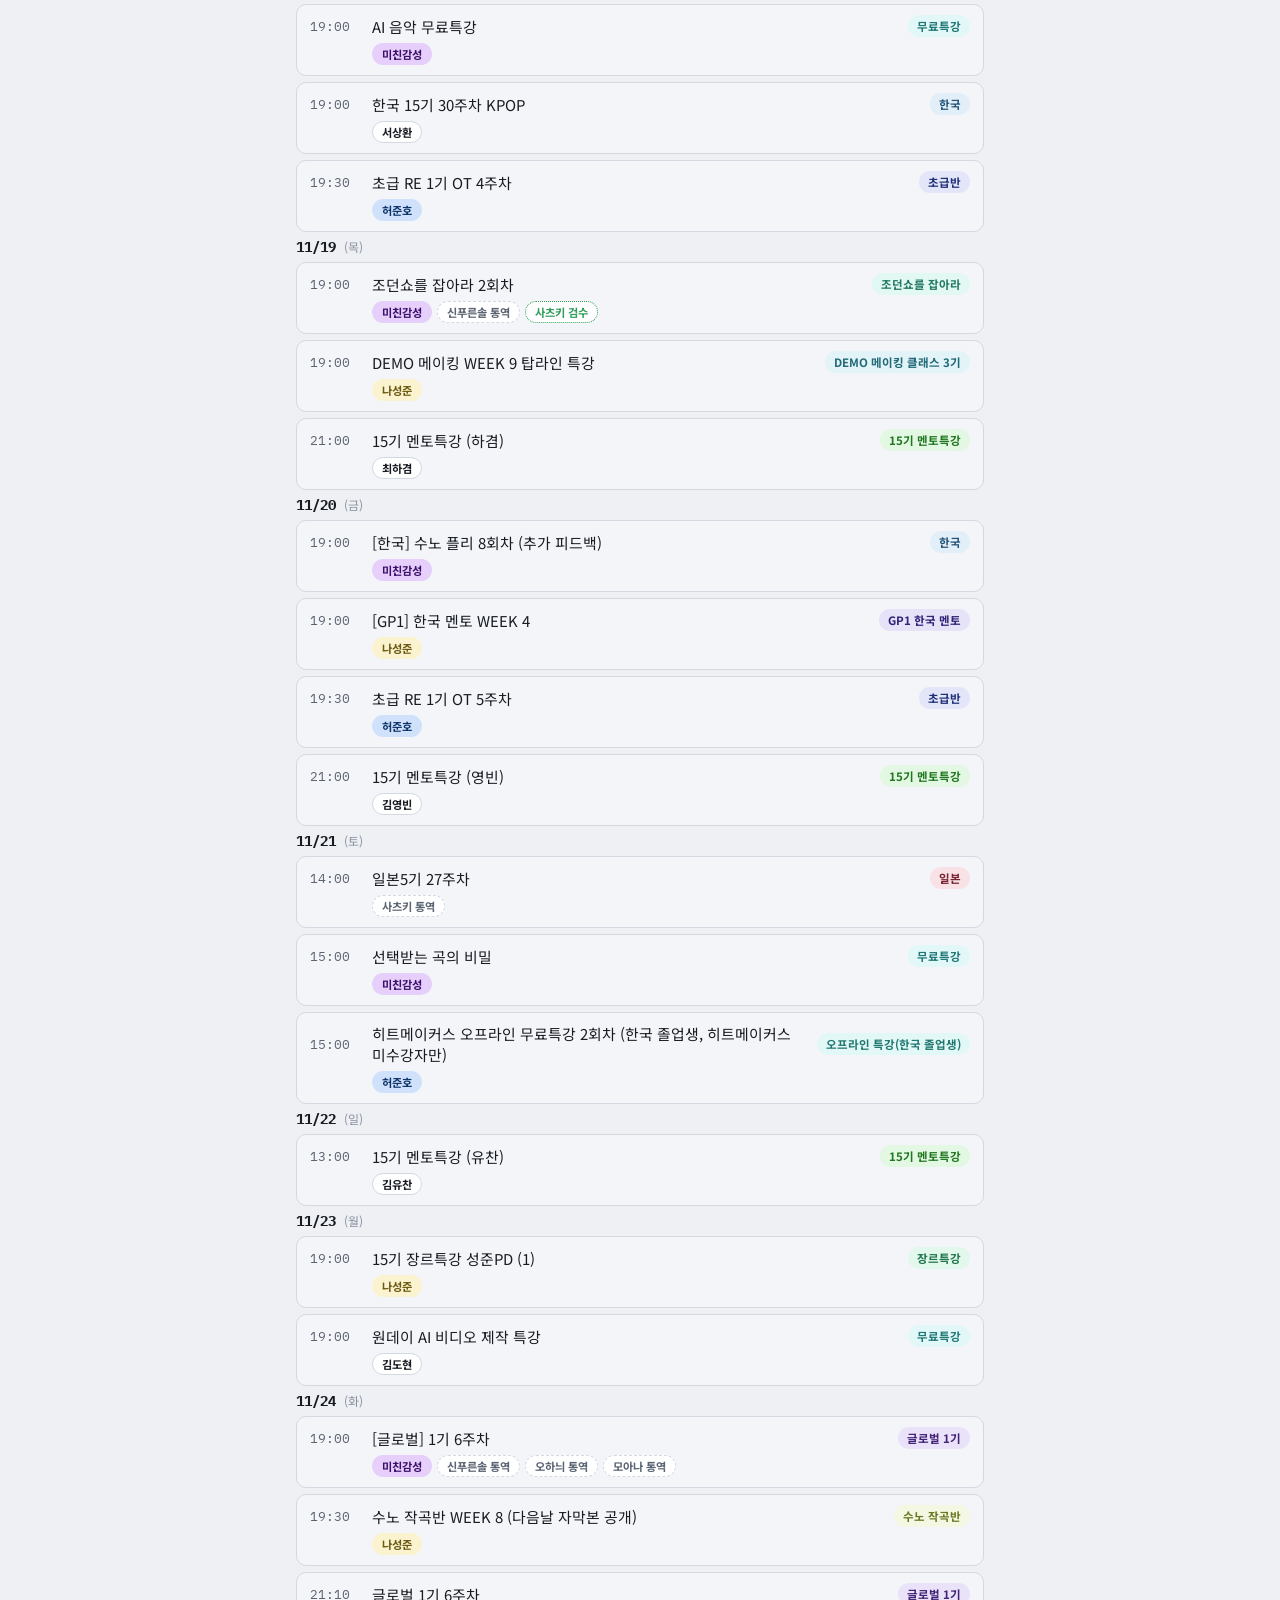
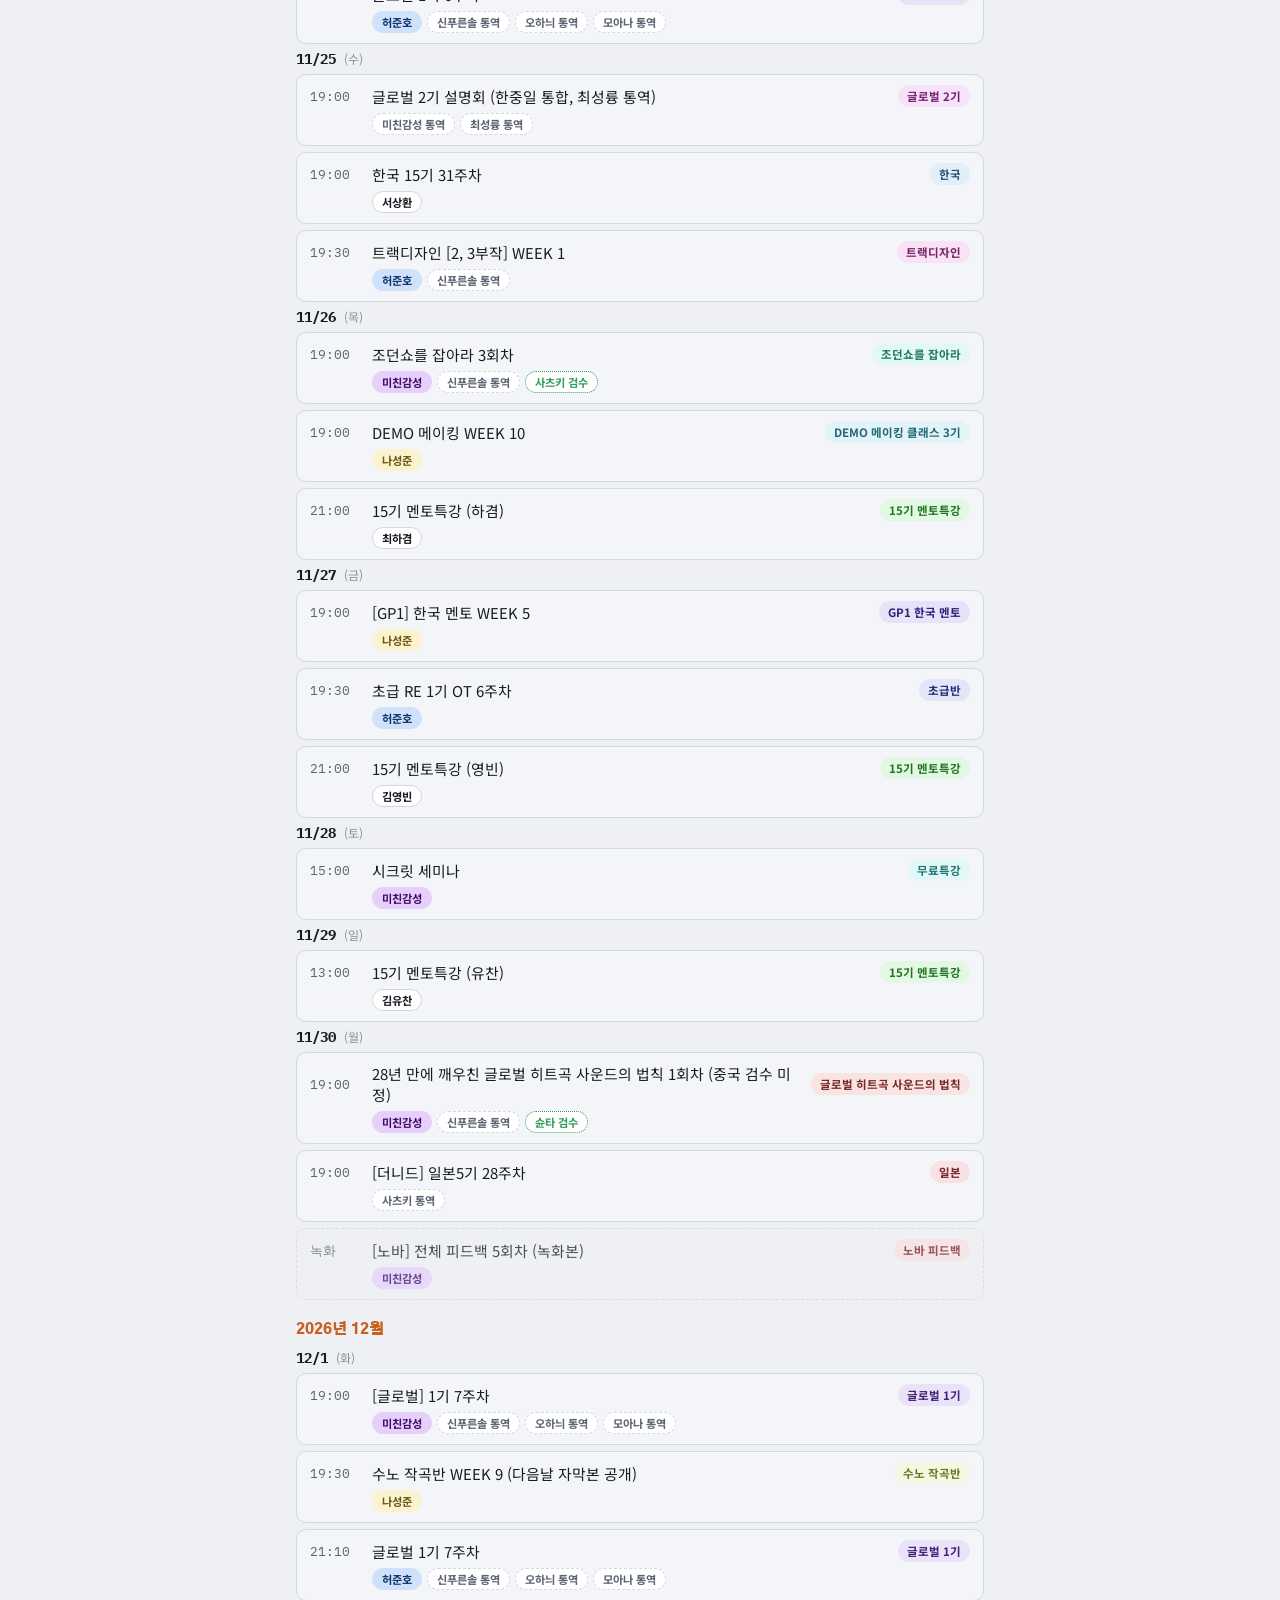
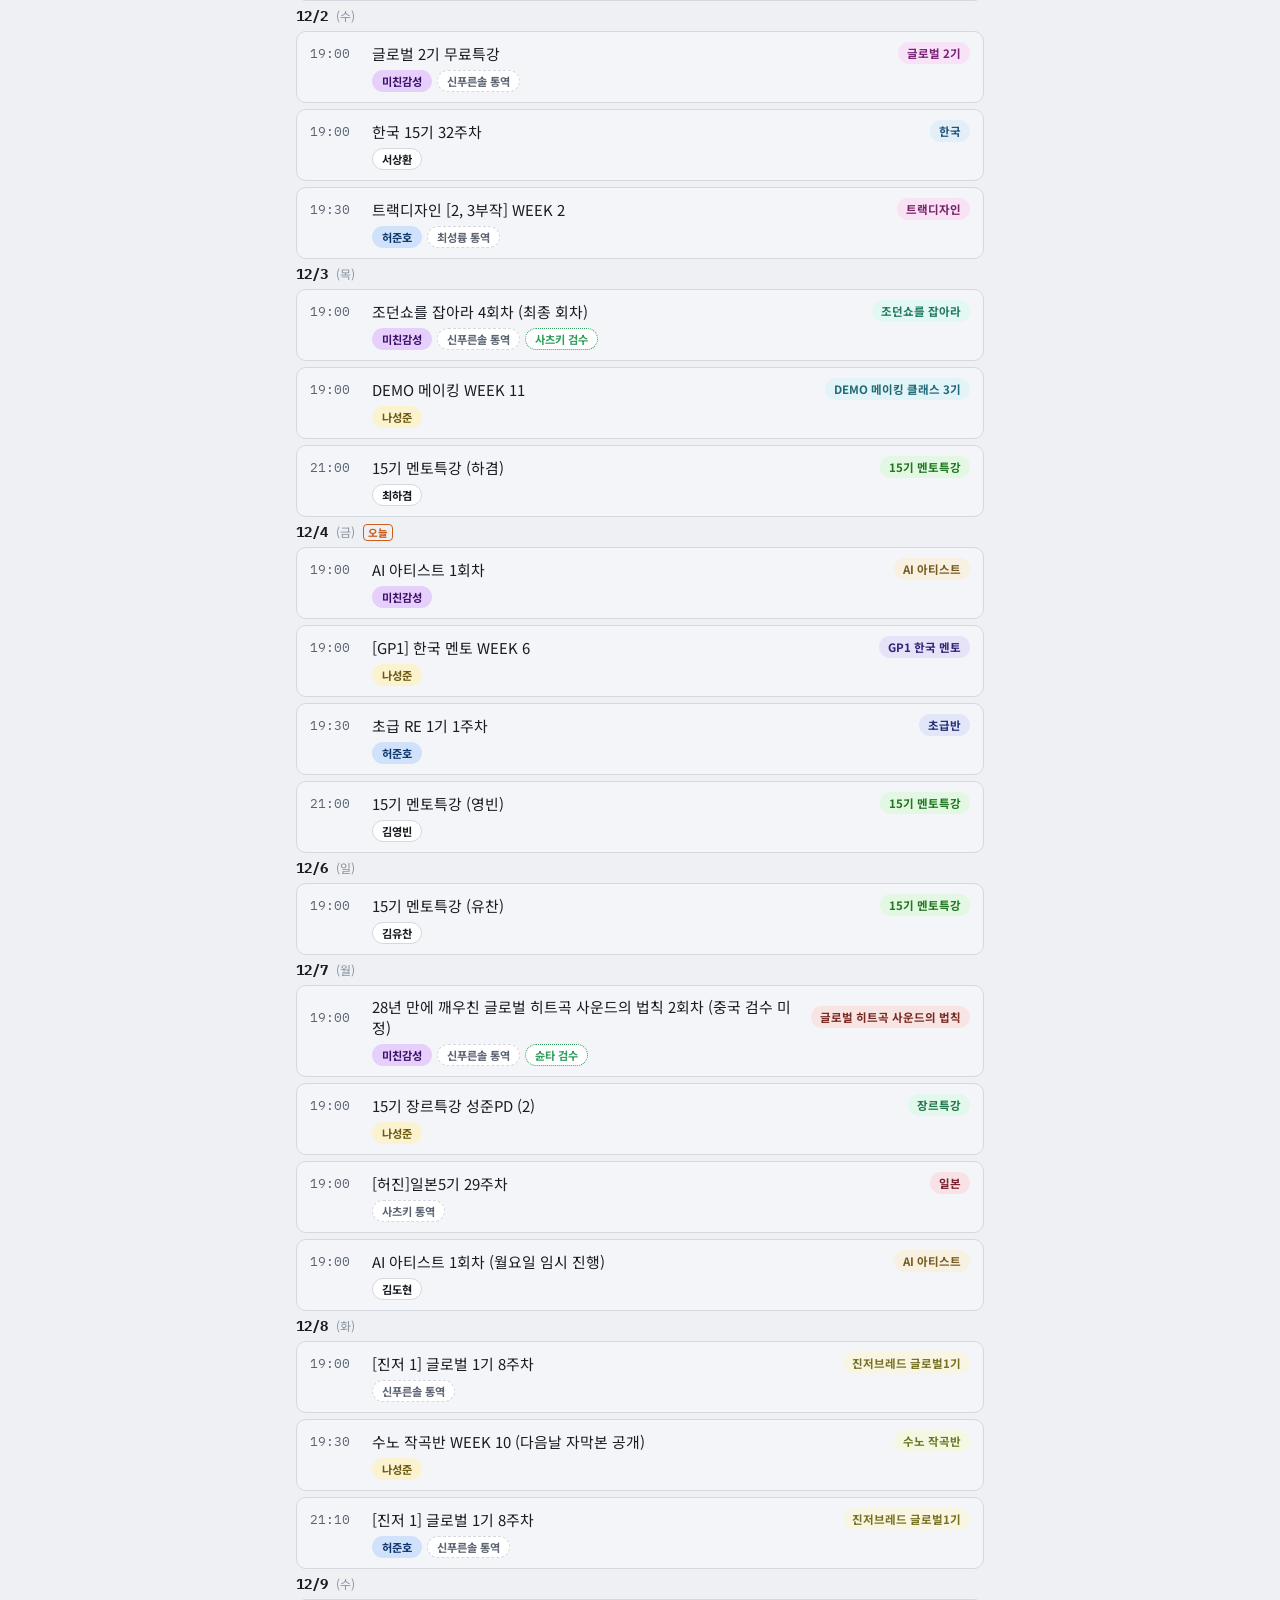
<file: all.html>
<!doctype html>
<html lang="ko">
<head>
<meta charset="utf-8">
<meta name="viewport" content="width=device-width, initial-scale=1">
<title>전체 스케쥴</title>
<link rel="stylesheet" href="https://fonts.googleapis.com/css2?family=Gothic+A1:wght@700;800;900&family=Noto+Sans+KR:wght@400;500;700&family=IBM+Plex+Mono:wght@500;600&display=swap">
<link rel="stylesheet" href="style.css?v=20261117">
<style>
/* all.html 전용: HTML과 항상 같이 갱신되도록 인라인 */
.cal-cell.all{aspect-ratio:auto;min-height:112px;justify-content:flex-start;align-items:center;padding:6px 3px 5px}
.cal-cell .pnames{display:flex;flex-direction:column;align-items:stretch;width:100%;gap:0;margin-top:4px;flex:1}
.pgrp{display:flex;flex-wrap:wrap;justify-content:center;gap:3px 4px;width:100%}
.pn{white-space:nowrap;font-size:.68rem;font-weight:800;line-height:1.3;padding:1px 6px;border-radius:5px;background:var(--chip-bg);color:var(--muted)}
.pn.c{background:hsl(var(--h) 85% 88%);color:hsl(var(--h) 75% 24%)}
.pn.off{opacity:.55}
@media (prefers-color-scheme: dark){.pn.c{background:hsl(var(--h) 45% 26%);color:hsl(var(--h) 85% 82%)}}
.pgrp.int{margin-top:9px;padding:3px 2px 4px;border-top:2px solid var(--accent);background:var(--chip-bg);border-radius:0 0 7px 7px;gap:2px 5px;position:relative}
.pgrp.int::before{content:'통역';flex-basis:100%;text-align:center;font-size:.6rem;font-weight:900;letter-spacing:.06em;color:var(--accent);line-height:1.3}
.pgrp.int .pn{background:transparent;padding:0 1px;font-weight:700;color:var(--fg);opacity:.9}
.cal-cell .ccount{margin-top:auto;padding-top:3px;background:none;color:var(--muted);font-family:'IBM Plex Mono',monospace;font-size:1.05rem;font-weight:700;line-height:1.2;text-align:center}
.pdlegend{display:flex;flex-wrap:wrap;align-items:center;gap:4px 6px}
.pdlegend .pn{font-size:.7rem}
@media (max-width:480px){
  .cal-cell.all{min-height:96px;padding:3px 1px 3px}
  .pgrp{gap:2px 2px}
  .pn{font-size:.56rem;padding:0 3px;letter-spacing:-0.3px}
  .pgrp.int{margin-top:6px;padding:2px 1px 3px}
  .pgrp.int::before{font-size:.5rem}
  .cal-cell .ccount{font-size:.88rem;padding-top:2px}
}
.pdchip.c{background:hsl(var(--h) 85% 90%);border-color:transparent;color:hsl(var(--h) 75% 24%)}
@media (prefers-color-scheme: dark){.pdchip.c{background:hsl(var(--h) 45% 26%);color:hsl(var(--h) 85% 82%)}}
.viewtabs{display:flex;gap:6px;margin-bottom:10px}
.vtab{flex:1;padding:9px 8px;border-radius:9px;border:1px solid var(--border);background:var(--chip-bg);color:var(--muted);font-weight:800;font-size:.82rem;cursor:pointer}
.vtab.on{background:var(--accent);color:#fff;border-color:var(--accent)}
.pdchip.rev{border-style:dotted;border-color:#2f9e5b;color:#2f9e5b}
@media (prefers-color-scheme: dark){.pdchip.rev{color:#6fd99a;border-color:#6fd99a}}
.pdchip.guest{background:linear-gradient(135deg,#f6c94a,#e8841a);border-color:transparent;color:#3a2200;font-weight:900;box-shadow:0 0 0 1px rgba(232,132,26,.4)}
.pn.guest{background:linear-gradient(135deg,#f6c94a,#e8841a)!important;color:#3a2200!important;font-weight:900}

</style>
</head>
<body>

<header class="top">
  <div class="top-inner">
    <a class="backlink" href="index.html">‹ PD 목록</a>
    <div class="brand">
      <h1 id="pageTitle">전체 스케쥴</h1>
      <span class="tag-rec" id="pageTag">ALL</span>
    </div>
    <div class="sub" id="syncNote">데이터 불러오는 중…</div>
    <button type="button" class="adm-btn" id="admBtn">관리자</button>
  </div>
</header>

<div class="wrap">
  <div class="viewtabs" id="viewTabs">
    <button type="button" class="vtab" data-view="all">전체 스케쥴</button>
    <button type="button" class="vtab" data-view="interp">🌏 한중일 통역 수업</button>
    <button type="button" class="vtab" data-view="japan">🇯🇵 일본 전용</button>
    <button type="button" class="vtab" data-view="korea">🇰🇷 한국 수업</button>
    <button type="button" class="vtab" data-view="missing">📋 검수·통역 미배정</button>
    <button type="button" class="vtab" data-view="ginger">🍪 진저브레드 전체</button>
  </div>
  <div class="filters" id="filters"></div>
  <div id="conflictArea"></div>
  <div id="calArea"><div class="empty">일정 불러오는 중…</div></div>

  <div class="section-title"><h2 id="listTitle">전체 일정</h2></div>
  <div class="month-nav" id="monthNav"></div>
  <div id="scheduleArea"></div>

  <footer id="pageFooter">
    모든 PD의 일정을 한 화면에 합친 페이지예요. 같은 수업은 한 줄로 묶고, 참여하는 PD와 통역을 아래에 표시해요.
    겹침 표시는 시작 시각이 3시간 안으로 가까운 수업끼리 비교한 참고용이에요. 시간이 노션에 없는 수업은 19:00 기준이에요. 같은 사람(강의자·통역자 누구든)이 비슷한 시간에 두 수업에 잡힌 경우만 표시해요.
  </footer>
</div>

<script src="sync-status.js"></script>
<script src="admin.js?v=12"></script>
<script>
(function(){
  var PD_IDS = ['michingamsung','heojunho','sinpureunsol','naseongjun','kimseonhwi','syunta','satsuki'];
  var CATS = {
    china:{label:'중국', hue:18},
    japan:{label:'일본', hue:350},
    korea:{label:'한국', hue:205},
    global1:{label:'글로벌 1기', hue:262},
    globalcareer:{label:'글로벌 커리어', hue:285},
    album:{label:'AI 아티스트', hue:40},
    jordan:{label:'조던쇼를 잡아라', hue:165},
    hitmakers:{label:'히트메이커스 멜법', hue:130},
    nova:{label:'노바 피드백', hue:0},
    openclass:{label:'오픈 특강', hue:95},
    holiday:{label:'공휴일/휴무', hue:210},
    beginner:{label:'초급반', hue:230},
    trackdesign:{label:'트랙디자인', hue:310},
    sunocomp:{label:'수노 작곡반', hue:70},
    demo:{label:'DEMO 메이킹 클래스 3기', hue:190},
    genre:{label:'장르특강', hue:150},
    tsm:{label:'일본 유학 TSM', hue:10},
    toplinefree:{label:'탑라인 무료특강', hue:330},
    ginger:{label:'진저브레드 글로벌1기', hue:55},
    bensamama:{label:'벤사마마 글로벌1기', hue:340},
    freelecture:{label:'무료특강', hue:180},
    offlinekr:{label:'오프라인 특강(한국 졸업생)', hue:175},
    sunolyric:{label:'수노 작사 법칙', hue:100},
    aiartist:{label:'AI 아티스트', hue:25},
    mentor:{label:'GP1 한국 멘토', hue:250},
    dinner:{label:'치킨 모임', hue:20},
    hitsoundlaw:{label:'글로벌 히트곡 사운드의 법칙', hue:5},
    mentor15:{label:'15기 멘토특강', hue:120},
    gingerpost:{label:'진저브레드 포스트프로덕션', hue:45},
    global2:{label:'글로벌 2기', hue:300},
    ginger2:{label:'진저브레드 글로벌2기', hue:75},
    atm2:{label:'ATM 글로벌2기', hue:355},
    freepass:{label:'프리패스 유학반', hue:60},
    toplinersub:{label:'탑라이너 대체특강', hue:85}
  };
  // 한중일 동시진행(신푸른솔이 늘 통역으로 들어가는) 수업만 — 중국1기·일본5기·TSM처럼 그 나라 학생만 모아 그 나라 통역자가
  // 알아서 진행하는 단일언어 수업은 이 탭에서 제외해요(통역자가 있어도 동시진행이 아니므로 넣지 않음).
  var SINGLE_LANG_CATS = {china:1, japan:1, tsm:1, toplinefree:1, mentor:1, offlinekr:1};
  var ALWAYS_INTERP_CATS = {global1:1, globalcareer:1, trackdesign:1, jordan:1, hitmakers:1, ginger:1, bensamama:1, hitsoundlaw:1, gingerpost:1, global2:1, ginger2:1, atm2:1};
  // 카테고리가 freelecture 등으로 따로 잡혀도 이 프로그램들의 무료특강/부속 행사는 늘 한중일 수업이에요.
  var ALWAYS_INTERP_TITLE_RE = /히트메이커스|트랙디자인/;
  // 관리자가 일정 추가/수정에서 "국가"를 직접 골랐으면(x.scope) 카테고리·제목 추측보다 그 값을 우선해요.
  function isAlwaysInterp(x){
    if(x.scope) return x.scope==='intl';
    return !!ALWAYS_INTERP_CATS[x.category] || ALWAYS_INTERP_TITLE_RE.test(x.title);
  }
  function isInterpClass(x){
    if(x.scope) return x.scope==='intl';
    if(/LENNO|레노/.test(x.title)) return false; // 레노 한국15기+일본5기: 통역은 있지만 한중일 동시진행이 아님
    if(SINGLE_LANG_CATS[x.category]) return false;
    if(isAlwaysInterp(x)) return true;
    return Object.keys(x.people).some(function(p){ return x.people[p]==='int'; });
  }
  // 레노(한국15기+일본5기 합동)는 한중일 동시진행은 아니지만 통역·검수 배정은 추적해요.
  // 중국1기·일본5기·TSM·한국 전용 오프라인 특강처럼 그 나라만 듣는 수업은 애초에 통역·검수 추적 대상이 아니에요.
  function needsTracking(x){
    if(x.scope) return x.scope==='intl' || /LENNO|레노/.test(x.title);
    if(SINGLE_LANG_CATS[x.category]) return false;
    return isAlwaysInterp(x) || /LENNO|레노/.test(x.title);
  }
  // 레노는 각국 통역자가 곧 원어민이라 따로 검수자가 필요 없어요(통역만 추적).
  var NO_REVIEW_RE = /LENNO|레노/;
  // 글로벌 1기(본편·진저브레드/벤사마마 게스트 주차·글로벌 커리어)는 통역자만 있으면 되고 별도 원어민 검수자는 필요 없어요
  // (트랙디자인·조던쇼·히트메이커스·사운드의 법칙·진저브레드 포스트프로덕션은 검수자가 따로 필요하니 그대로 추적).
  var NO_REVIEW_CATS = {global1:1, ginger:1, bensamama:1, globalcareer:1, global2:1, ginger2:1, atm2:1};
  function needsReview(x){ return needsTracking(x) && !NO_REVIEW_RE.test(x.title) && !NO_REVIEW_CATS[x.category]; }
  function hasInt(x){ return Object.keys(x.people).some(function(p){ return x.people[p]==='int'; }); }
  // 신푸른솔 외에 중국은 오하늬·최성륭, 일본은 사츠키·슌타가 들어가 있으면(통역이든 검수든) 그 자체로 원어민 검수가 된 거예요.
  var NATIVE_REVIEWER_IDS = {ohani:1, choiseongryung:1, satsuki:1, syunta:1};
  function hasRev(x){
    return Object.keys(x.people).some(function(p){ return x.people[p]==='rev' || NATIVE_REVIEWER_IDS[p]; });
  }
  // 제목에 "~미정"이 남아있으면(예: "중국 검수 미정") 통역/검수가 있어도 아직 다 끝난 게 아니에요.
  function isMissingAssignment(x){ return !!x.blocks && needsTracking(x) && (!hasInt(x) || (needsReview(x) && !hasRev(x)) || /미정/.test(x.title)); }
  function missingInterpNote(x){
    if((!interpMode && !japanMode && !missingMode && !gingerMode) || !x.blocks || !needsTracking(x)) return '';
    return (hasInt(x) ? '' : '<div class="cnote interp">⚠ 아직 통역자가 배정 안 됐어요</div>')
      + (needsReview(x) && !hasRev(x) ? '<div class="cnote interp">⚠ 아직 원어민 검수자가 배정 안 됐어요</div>' : '');
  }
  var interpMode = /(^|[?&])view=interp(&|$)/.test(location.search);
  var japanMode = /(^|[?&])view=japan(&|$)/.test(location.search);
  var koreaMode = /(^|[?&])view=korea(&|$)/.test(location.search);
  var missingMode = /(^|[?&])view=missing(&|$)/.test(location.search);
  var gingerMode = /(^|[?&])view=ginger(&|$)/.test(location.search);
  // 진저브레드 전체: 글로벌1기 안의 진저브레드 주차(ginger) + 포스트세션(gingerpost) 둘 다 모아보기
  function isGingerClass(x){ return x.category==='ginger' || x.category==='gingerpost'; }
  // 일본 전용: 일본 학생이 듣는 수업(일본 5기·TSM·일본 초급 5기·레노 합동) + 한중일 동시진행 수업
  function isJapanClass(x){
    if(x.scope) return x.scope==='japan' || x.scope==='intl';
    if(x.category==='japan' || x.category==='tsm') return true;
    if(/일본|LENNO|레노/.test(x.title)) return true;
    return isInterpClass(x);
  }
  // 한국 수업: 한국 학생이 듣는 수업 전부(초급·AI 아티스트·장르특강·수노·GP1 한국 멘토·오프라인 특강 등 한국 전용 +
  // 글로벌1기·트랙디자인·히트메이커스·조던쇼·벤사마마·사운드의 법칙·진저브레드 포스트 등 한중일 동시진행 수업도 포함).
  // 중국/일본 단독(그 나라 학생만 듣는) 수업만 제외해요.
  function isKoreaOnlyClass(x){
    if(x.scope) return x.scope==='korea' || x.scope==='intl';
    if(/LENNO|레노/.test(x.title)) return true;
    if(isAlwaysInterp(x)) return true; // 한중일 동시진행 수업(글로벌1기·트랙디자인·히트메이커스·조던쇼·벤사마마·사운드의 법칙·진저브레드 포스트 등)도 한국 학생이 들으니 포함
    if(x.category==='china' || x.category==='japan' || x.category==='tsm' || x.category==='toplinefree') return false;
    if(/일본|중국/.test(x.title)) return false;
    return true;
  }
  var DOW = ['일','월','화','수','목','금','토'];
  var WINDOW_MIN = 180;
  var PD_HUE = {michingamsung:270, naseongjun:48, heojunho:215, kimseonhwi:0};
  var SHORT = {michinstudio:'작업실', heojunhoroom:'준호방', kimseonhwiroom:'선휘방', extstudio:'외부',  michingamsung:'미친', heojunho:'준호', sinpureunsol:'푸른', naseongjun:'성준', kimseonhwi:'선휘', syunta:'슌타', satsuki:'사츠', honomi:'호노', ohani:'오하', kimdohyeon:'도현', seosanghwan:'상환', choiseongryung:'성륭', jordanshow:'조던', charlottewilson:'샬롯', lenno:'레노', hongseokchan:'석찬', sarah:'Sarah', kimyoungbin:'영빈', choihagyeom:'하겸', kimyuchan:'유찬', yasuda:'야스다', heojin:'허진', gingerbread:'진저', moana:'모아나', bensamama:'벤사마마', atm:'ATM', younggwang:'영광'};
  // 해외 게스트 강의자: 항상 맨 위, 눈에 띄는 금색 배지로 표시
  var GUEST_IDS = {jordanshow:1, charlottewilson:1};
  function shortName(id){ return SHORT[id] || (pdName[id]||id).slice(0,2); }
  var PD_GROUPS = [
    {label:'PD', ids:['michingamsung','heojunho','naseongjun','kimseonhwi','kimdohyeon','seosanghwan']},
    {label:'강의자', ids:['jordanshow','charlottewilson','lenno','younggwang','hongseokchan','sarah','kimyoungbin','choihagyeom','kimyuchan','yasuda','heojin','gingerbread','bensamama','atm']},
    {label:'통역자', ids:['sinpureunsol','syunta','satsuki','honomi','ohani','choiseongryung','moana']},
    {label:'장소', ids:['michinstudio','heojunhoroom','kimseonhwiroom','extstudio']}
  ];

  var pds = [];           // [{id,name}]
  var pdName = {};
  var merged = [];        // merged class entries (all PDs)
  var active = {};        // pd id -> true (filter)
  var curYm = null, minYm = null, maxYm = null, selectedDate = null;
  var packs = [];
  var admin = {};
  Object.defineProperty(admin, 'on', {get:function(){ return !!(window.PDAdmin && PDAdmin.isOn()); }});
  var moving = null;

  function pad(n){return String(n).length<2?'0'+n:String(n)}
  function todayStr(){ var d=new Date(); return d.getFullYear()+'-'+pad(d.getMonth()+1)+'-'+pad(d.getDate()); }
  function dowOf(s){ var p=s.split('-').map(Number); return new Date(p[0],p[1]-1,p[2]).getDay(); }
  function fmtKDate(s){ var p=s.split('-').map(Number); return p[1]+'월 '+p[2]+'일'; }
  function daysInMonth(y,m){ return new Date(y,m,0).getDate(); }
  function shiftYm(ym,d){
    var y=parseInt(ym.slice(0,4),10), m=parseInt(ym.slice(5,7),10)+d;
    while(m>12){m-=12;y++;} while(m<1){m+=12;y--;}
    return y+'-'+pad(m);
  }
  function mins(t){ var p=t.split(':'); return parseInt(p[0],10)*60+parseInt(p[1],10); }
  function esc(s){ return String(s).replace(/&/g,'&amp;').replace(/</g,'&lt;').replace(/>/g,'&gt;'); }
  function roleOf(title){
    var t = title.replace(/검수\s*미정/g,'').replace(/통역\s*미정/g,'');
    if(/검수/.test(t)) return 'rev';
    if(/통역/.test(t)) return 'int';
    return 'main';
  }
  var ROLE_PRI = {main:3, int:2, rev:1};
  function cleanTitle(t){ return t.replace(/\s*\((마무리\/)?(통역|검수)\)\s*$/,''); }

  function tagHtml(cat){
    var c = CATS[cat] || {label:cat, hue:0};
    return '<span class="tagc" style="--h:'+c.hue+'">'+esc(c.label)+'</span>';
  }

  // ---------- merge ----------
  function mergeAll(perPd){
    var map = {};
    var order = [];
    perPd.forEach(function(pack){
      pack.events.forEach(function(e){
        var role = roleOf(e.title);
        var key = e.date+'|'+e.category+'|'+(e.time||'');
        var x = map[key];
        if(!x){
          x = map[key] = {key:key, date:e.date, time:e.time, category:e.category, title:e.title, titleRole:role, blocks:false, scope:null, people:{}, offPeople:{}, srcs:[]};
          order.push(key);
        }
        x.srcs.push({e:e, pd:pack.id, role:role});
        if(e.scope) x.scope = e.scope;
        if(role==='main' && x.titleRole!=='main'){ x.title = e.title; x.titleRole = 'main'; }
        x.blocks = x.blocks || e.blocks;
        var bucket = e.blocks ? x.people : x.offPeople;
        if(!bucket[pack.id] || ROLE_PRI[role] > ROLE_PRI[bucket[pack.id]]) bucket[pack.id] = role;
      });
    });
    return order.map(function(k){
      var x = map[k];
      if(x.titleRole!=='main') x.title = cleanTitle(x.title);
      if(!x.blocks) x.people = x.offPeople;
      return x;
    }).sort(function(a,b){
      if(a.date!==b.date) return a.date<b.date?-1:1;
      return (a.time||'99:99').localeCompare(b.time||'99:99');
    });
  }

  // ---------- conflicts ----------
  // level 'person': the same person is in two classes that start close together
  function computeConflicts(list){
    var byDate = {};
    list.forEach(function(x){
      if(!x.blocks || !x.time) return;
      (byDate[x.date] = byDate[x.date] || []).push(x);
    });
    var out = [];
    Object.keys(byDate).sort().forEach(function(d){
      var l = byDate[d];
      for(var a=0;a<l.length;a++) for(var b=a+1;b<l.length;b++){
        var A=l[a], B=l[b];
        if(Math.abs(mins(A.time)-mins(B.time))>=WINDOW_MIN) continue;
        if(A.category===B.category) continue; // 같은 수업의 1부/2부
        var shared = Object.keys(A.people).filter(function(p){ return B.people[p]; });
        if(shared.length) out.push({date:d, level:'person', who:shared, a:A, b:B});
      }
    });
    return out;
  }

  var conflicts = [];
  var conflictByDate = {};
  var interpConflicts = [];
  var conflictByDateInterp = {};
  function indexOne(list){
    var m = {};
    list.forEach(function(c){
      var cur = m[c.date];
      if(!cur || c.level==='person') m[c.date] = c.level;
    });
    return m;
  }
  function indexConflicts(){
    conflictByDate = indexOne(conflicts);
    interpConflicts = conflicts.filter(function(c){ return isInterpClass(c.a) && isInterpClass(c.b); });
    conflictByDateInterp = indexOne(interpConflicts);
    japanConflicts = conflicts.filter(function(c){ return isJapanClass(c.a) && isJapanClass(c.b); });
    conflictByDateJapan = indexOne(japanConflicts);
    koreaConflicts = conflicts.filter(function(c){ return isKoreaOnlyClass(c.a) && isKoreaOnlyClass(c.b); });
    conflictByDateKorea = indexOne(koreaConflicts);
    gingerConflicts = conflicts.filter(function(c){ return isGingerClass(c.a) && isGingerClass(c.b); });
    conflictByDateGinger = indexOne(gingerConflicts);
  }
  var japanConflicts = [], conflictByDateJapan = {};
  var koreaConflicts = [], conflictByDateKorea = {};
  var gingerConflicts = [], conflictByDateGinger = {};
  function curConflicts(){ return japanMode ? japanConflicts : (koreaMode ? koreaConflicts : (interpMode ? interpConflicts : (gingerMode ? gingerConflicts : conflicts))); }
  function curConflictByDate(){ return japanMode ? conflictByDateJapan : (koreaMode ? conflictByDateKorea : (interpMode ? conflictByDateInterp : (gingerMode ? conflictByDateGinger : conflictByDate))); }

  // ---------- filtering ----------
  function visibleEvents(){
    var list = merged;
    if(japanMode) list = list.filter(isJapanClass);
    else if(koreaMode) list = list.filter(isKoreaOnlyClass);
    else if(interpMode) list = list.filter(isInterpClass);
    else if(missingMode) list = list.filter(isMissingAssignment);
    else if(gingerMode) list = list.filter(isGingerClass);
    var anyOn = PD_IDS.some(function(id){ return active[id]; });
    if(!anyOn) return list;
    return list.filter(function(x){
      return Object.keys(x.people).some(function(p){ return active[p]; });
    });
  }
  function byDateMap(list){
    var m = {};
    list.forEach(function(x){ (m[x.date] = m[x.date] || []).push(x); });
    return m;
  }

  function peopleHtml(x){
    if(x.category==='holiday') return '';
    var ids = Object.keys(x.people).sort(function(a,b){ return PD_IDS.indexOf(a)-PD_IDS.indexOf(b); });
    var main = ids.filter(function(p){ return x.people[p]==='main'; });
    var intr = ids.filter(function(p){ return x.people[p]==='int'; });
    var rev = ids.filter(function(p){ return x.people[p]==='rev'; });
    var html = main.map(function(p){
      if(GUEST_IDS[p]) return '<span class="pdchip guest">⭐ '+esc(pdName[p]||p)+'</span>';
      return PD_HUE[p]!==undefined ? '<span class="pdchip c" style="--h:'+PD_HUE[p]+'">'+esc(pdName[p]||p)+'</span>' : '<span class="pdchip">'+esc(pdName[p]||p)+'</span>';
    }).join('');
    html += intr.map(function(p){ return '<span class="pdchip int">'+esc(pdName[p]||p)+' 통역</span>'; }).join('');
    html += rev.map(function(p){ return '<span class="pdchip rev">'+esc(pdName[p]||p)+' 검수</span>'; }).join('');
    return html ? '<div class="pdchips">'+html+'</div>' : '';
  }

  function conflictNoteFor(x){
    var notes = [];
    curConflicts().forEach(function(c){
      if(c.a!==x && c.b!==x) return;
      var other = c.a===x ? c.b : c.a;
      if(c.level==='person'){
        notes.push('<div class="cnote person">⚠ '+c.who.map(function(p){return esc(pdName[p]||p);}).join(', ')+' 님이 '+esc(other.time)+' '+esc(cleanTitle(other.title))+'와(과) 시간이 겹쳐요</div>');
      } else {
        notes.push('<div class="cnote interp">통역 수업이 같은 시간대: '+esc(other.time)+' '+esc(cleanTitle(other.title))+'</div>');
      }
    });
    return notes.join('');
  }

  function pillHtml(x){
    var c = CATS[x.category] || {hue:0};
    var lab = cleanTitle(x.title).replace(/^\[[^\]]*\]\s*/,'');
    return '<span class="apill'+(x.blocks?'':' off')+'" style="--h:'+c.hue+'" draggable="true" data-key="'+esc(x.key)+'" title="'+esc(x.title)+'">'+(x.time?esc(x.time)+' ':'')+esc(lab)+'</span>';
  }
  function rowHtml(x){
    var timeLabel = x.time ? x.time : '녹화';
    var adm = admin.on ? '<div class="adm-row"><button type="button" data-act="edit">수정</button><button type="button" data-act="move">날짜 이동</button><button type="button" data-act="del" class="danger">삭제</button></div>' : '';
    return '<div class="ev ev-all'+(x.blocks?'':' is-off')+(admin.on?' adm':'')+'" data-key="'+esc(x.key)+'"'+(admin.on?' draggable="true"':'')+'>'
      + '<div class="ev-line"><span class="time mono">'+timeLabel+'</span>'
      + '<span class="title">'+esc(x.title)+'</span>'+tagHtml(x.category)+'</div>'
      + peopleHtml(x) + conflictNoteFor(x) + missingInterpNote(x) + adm
      + '</div>';
  }

  // ---------- render ----------
  function renderFilters(){
    var anyOn = PD_IDS.some(function(id){ return active[id]; });
    function chip(p){ return '<button type="button" class="fchip'+(active[p.id]?' on':'')+'" data-pd="'+p.id+'">'+esc(p.name)+'</button>'; }
    var html = '<div class="fgroup"><button type="button" class="fchip'+(anyOn?'':' on')+'" data-pd="*">전체</button></div>';
    var used = {};
    PD_GROUPS.forEach(function(g){
      var items = [];
      g.ids.forEach(function(id){
        var p = pds.filter(function(q){ return q.id===id; })[0];
        if(!p) return;
        used[id] = 1; items.push(chip(p));
      });
      if(items.length) html += '<div class="fgroup"><span class="flabel">'+esc(g.label)+'</span>'+items.join('')+'</div>';
    });
    var rest = pds.filter(function(p){ return !used[p.id]; }).map(chip);
    if(rest.length) html += '<div class="fgroup"><span class="flabel">기타</span>'+rest.join('')+'</div>';
    var box = document.getElementById('filters');
    box.innerHTML = html;
  }

  function renderViewMode(){
    document.querySelectorAll('.vtab').forEach(function(b){
      b.classList.toggle('on', b.getAttribute('data-view')===(japanMode?'japan':(koreaMode?'korea':(interpMode?'interp':(missingMode?'missing':(gingerMode?'ginger':'all'))))));
    });
    if(gingerMode){
      document.getElementById('pageTitle').textContent = '진저브레드 전체 스케쥴';
      document.getElementById('pageTag').textContent = 'GB';
      document.getElementById('listTitle').textContent = '진저브레드 관련 일정 전체';
      document.getElementById('pageFooter').textContent = '진저브레드(Gingerbread) 관련 수업을 전부 모았어요 — 글로벌 1기 안의 진저브레드 담당 주차([진저 N], 매 6주 화요일) + GINGERBREAD : POST PRODUCTION 단기심화반(12/10·11) 둘 다 포함해요.';
    } else if(missingMode){
      document.getElementById('pageTitle').textContent = '검수·통역 미배정';
      document.getElementById('pageTag').textContent = 'TODO';
      document.getElementById('listTitle').textContent = '배정 필요한 일정';
      document.getElementById('pageFooter').textContent = '통역이나 원어민 검수자가 꼭 필요한데 아직 한쪽(또는 둘 다) 배정이 안 된 수업만 모았어요. 배정이 끝나면 자동으로 이 목록에서 빠져요.';
    } else if(koreaMode){
      document.getElementById('pageTitle').textContent = '한국 수업 전체 스케쥴';
      document.getElementById('pageTag').textContent = 'KR';
      document.getElementById('listTitle').textContent = '한국 수업 일정 전체';
      document.getElementById('pageFooter').textContent = '한국 학생이 듣는 수업을 모았어요(초급반·AI 아티스트·장르특강·수노·GP1 한국 멘토·오프라인 특강 등 한국 전용 + 글로벌1기·트랙디자인·히트메이커스·조던쇼·벤사마마·사운드의 법칙 등 한중일 동시진행 수업). 중국·일본 학생만 듣는 수업은 빠져요.';
    } else if(japanMode){
      document.getElementById('pageTitle').textContent = '일본 전용 전체 스케쥴';
      document.getElementById('pageTag').textContent = 'JP';
      document.getElementById('listTitle').textContent = '일본 일정 전체';
      document.getElementById('pageFooter').textContent = '일본 학생이 듣는 수업(일본 5기, 일본 유학반 TSM, 일본 온라인 초급 5기, 레노 합동 수업)과 한중일 동시진행 수업(글로벌 1기·트랙디자인·조던쇼·히트메이커스 등)만 모았어요. 통역·검수는 각 수업 아래에 표시하고, 검수자가 아직 없는 한중일 수업은 경고로 알려줘요.';
    } else if(interpMode){
      document.getElementById('pageTitle').textContent = '한중일 통역 수업';
      document.getElementById('pageTag').textContent = 'INT';
      document.getElementById('listTitle').textContent = '통역 수업 전체 일정';
      document.getElementById('pageFooter').textContent = '한중일(통역) 수업만 모아봤어요. 트랙디자인·조던쇼를 잡아라·GP1 한국 멘토처럼 통역이 꼭 필요한 수업은 통역자가 아직 배정 안 됐어도 여기에 잡혀요. 같은 사람(강의자·통역자 누구든)이 비슷한 시간에 두 수업에 잡힌 경우만 겹침으로 표시해요.';
    } else {
      document.getElementById('pageTitle').textContent = '전체 스케쥴';
      document.getElementById('pageTag').textContent = 'ALL';
      document.getElementById('listTitle').textContent = '전체 일정';
      document.getElementById('pageFooter').textContent = '모든 PD의 일정을 한 화면에 합친 페이지예요. 같은 수업은 한 줄로 묶고, 참여하는 PD와 통역을 아래에 표시해요. 겹침 표시는 시작 시각이 3시간 안으로 가까운 수업끼리 비교한 참고용이에요. 시간이 노션에 없는 수업은 19:00 기준이에요. 같은 사람(강의자·통역자 누구든)이 비슷한 시간에 두 수업에 잡힌 경우만 표시해요.';
    }
  }

  function renderConflictSummary(){
    var area = document.getElementById('conflictArea');
    var today = todayStr();
    var upcoming = curConflicts().filter(function(c){ return c.date>=today; });
    if(!upcoming.length){
      area.innerHTML = '<div class="csum ok">앞으로 겹치는 일정이 없어요.</div>';
      return;
    }
    var nPerson = upcoming.filter(function(c){return c.level==='person';}).length;
    var nInterp = upcoming.length - nPerson;
    var items = upcoming.map(function(c){
      var d = fmtKDate(c.date)+' ('+DOW[dowOf(c.date)]+')';
      var txt = c.level==='person'
        ? '<b>⚠ '+c.who.map(function(p){return esc(pdName[p]||p);}).join(', ')+'</b> 동시 배정: '
        : '<b>통역 수업 동시간:</b> ';
      return '<li data-date="'+c.date+'"><span class="mono d">'+d+'</span> '+txt
        + esc(c.a.time)+' '+esc(cleanTitle(c.a.title))+' / '+esc(c.b.time)+' '+esc(cleanTitle(c.b.title))+'</li>';
    }).join('');
    area.innerHTML = '<details class="csum"><summary>겹침 참고 '+upcoming.length+'건'
      + (nPerson?' · <span class="red">같은 사람 '+nPerson+'</span>':'')
      + (nInterp?' · 통역 수업 동시간 '+nInterp:'')
      + '</summary><ul>'+items+'</ul></details>';
    area.querySelector('ul').addEventListener('click', function(ev){
      var li = ev.target.closest('li'); if(!li) return;
      var d = li.getAttribute('data-date');
      selectedDate = d; renderCalendar(d.slice(0,7));
      document.getElementById('calArea').scrollIntoView({behavior:'smooth', block:'start'});
    });
  }

  function dayDetailHtml(ds, dayMap){
    var evs = dayMap[ds] || [];
    var blocking = evs.filter(function(x){return x.blocks;});
    var cn = curConflictByDate()[ds];
    var pill = '<span class="pill '+(blocking.length?'busy':'free')+'">'+(blocking.length?('수업 '+blocking.length+'개'):'수업 없음')+'</span>';
    var warn = cn==='person' ? '<span class="pill warn">⚠ 같은 사람 겹침</span>' : (cn==='interp' ? '<span class="pill amber">통역 수업 동시간</span>' : '');
    return '<div class="dd-head">'+pill+warn+'<span class="dd-date mono">'+fmtKDate(ds)+' ('+DOW[dowOf(ds)]+')</span></div>'
      + (evs.length ? '<div class="dd-list">'+evs.map(rowHtml).join('')+'</div>' : '<div class="dd-empty">등록된 일정이 없어요.</div>')
      + (admin.on ? '<button type="button" class="adm-add" data-date="'+ds+'">+ 이 날짜에 일정 추가</button>' : '');
  }

  function renderCalendar(ym){
    curYm = ym;
    var y = parseInt(ym.slice(0,4),10), m = parseInt(ym.slice(5,7),10);
    var vis = visibleEvents();
    var dayMap = byDateMap(vis);
    var total = daysInMonth(y,m), firstDow = dowOf(ym+'-01'), today = todayStr();
    var cells = [];
    for(var i=0;i<firstDow;i++) cells.push('<div class="cal-cell pad"></div>');
    for(var d=1; d<=total; d++){
      var ds = ym+'-'+pad(d);
      var evs = dayMap[ds] || [];
      var blocking = evs.filter(function(x){return x.blocks;});
      var cls = 'cal-cell all '+(blocking.length?'has':'none');
      if(ds===today) cls += ' today';
      if(ds===selectedDate) cls += ' selected';
      var cn = curConflictByDate()[ds];
      var mark = cn==='person' ? '<span class="cmark person">!</span>' : (cn==='interp' ? '<span class="cmark interp">!</span>' : '');
      var src = blocking.length ? blocking : evs;
      var who = {};
      src.forEach(function(x){
        if(x.category==='holiday') return;
        Object.keys(x.people).forEach(function(p){
          if(who[p]!=='main') who[p] = x.people[p];
        });
      });
      function nameSpans(role){
        return PD_IDS.filter(function(p){ return who[p]===role; }).map(function(p){
          var guest = role==='main' && GUEST_IDS[p];
          var colored = role==='main' && !guest && PD_HUE[p]!==undefined;
          return '<span class="pn'+(colored?' c':'')+(guest?' guest':'')+(blocking.length?'':' off')+'"'+(colored?' style="--h:'+PD_HUE[p]+'"':'')+'>'
            + '<span class="nf">'+(guest?'⭐ ':'')+esc(pdName[p]||p)+'</span><span class="ns">'+(guest?'⭐':'')+esc(shortName(p))+'</span></span>';
        }).join('');
      }
      var mainHtml = nameSpans('main'), intHtml = nameSpans('int');
      var names = (mainHtml ? '<span class="pgrp">'+mainHtml+'</span>' : '')
        + (intHtml ? '<span class="pgrp int">'+intHtml+'</span>' : '');
      if(admin.on){ names = '<span class="apills">'+evs.map(pillHtml).join('')+'</span>'; }
      var cnt = blocking.length ? '<span class="ccount">'+blocking.length+'</span>' : '';
      cells.push('<div class="'+cls+'" data-date="'+ds+'">'+mark+'<span class="num">'+d+'</span>'
        +'<span class="pnames">'+names+'</span>'+cnt+'</div>');
    }
    var trailing = (7 - (cells.length % 7)) % 7;
    for(var t=0;t<trailing;t++) cells.push('<div class="cal-cell pad"></div>');

    var area = document.getElementById('calArea');
    area.innerHTML =
      '<div class="cal-nav"><button id="prevBtn" '+(ym<=minYm?'disabled':'')+'>‹</button>'
      + '<span class="label">'+y+'년 '+m+'월</span>'
      + '<button id="nextBtn" '+(ym>=maxYm?'disabled':'')+'>›</button></div>'
      + '<div class="legend"><span class="pdlegend"><span class="pn c" style="--h:270">미친감성</span><span class="pn c" style="--h:48">나성준</span><span class="pn c" style="--h:215">허준호</span><span class="pn c" style="--h:0">김선휘</span><span>위 = 강의·진행 / 아래 구분선 = 통역 / 큰 숫자 = 수업 수</span></span>'
      + '<span><span class="cmark person inline">!</span>같은 사람 겹침</span>'
      + '</div>'
      + (admin.on && moving ? '<div class="movebanner"><span>옮길 날짜를 눌러 주세요</span><button type="button" id="moveCancel">취소</button></div>' : '')
      + '<div class="cal-dow">'+DOW.map(function(w){return '<span>'+w+'</span>';}).join('')+'</div>'
      + '<div class="cal-grid" id="calGrid">'+cells.join('')+'</div>'
      + '<div class="day-detail" id="dayDetail"></div>';

    document.getElementById('prevBtn').addEventListener('click', function(){ if(ym>minYm) renderCalendar(shiftYm(ym,-1)); });
    document.getElementById('nextBtn').addEventListener('click', function(){ if(ym<maxYm) renderCalendar(shiftYm(ym,1)); });
    document.getElementById('calGrid').addEventListener('click', function(ev){
      var cell = ev.target.closest('.cal-cell');
      if(!cell || cell.classList.contains('pad')) return;
      if(admin.on && moving){ doMove(moving, cell.getAttribute('data-date')); return; }
      selectedDate = cell.getAttribute('data-date');
      renderCalendar(curYm);
    });
    var mc = document.getElementById('moveCancel');
    if(mc) mc.addEventListener('click', function(){ moving = null; renderCalendar(curYm); });
    document.getElementById('dayDetail').innerHTML = (selectedDate && selectedDate.slice(0,7)===ym)
      ? dayDetailHtml(selectedDate, dayMap)
      : '<div class="dd-empty">날짜를 눌러서 그날 모든 PD의 일정을 확인해요.</div>';
  }

  function renderSchedule(){
    var vis = visibleEvents();
    var months = {};
    vis.forEach(function(x){
      var mk = x.date.slice(0,7);
      months[mk] = months[mk] || {};
      (months[mk][x.date] = months[mk][x.date] || []).push(x);
    });
    var mks = Object.keys(months).sort(), today = todayStr();
    document.getElementById('monthNav').innerHTML = mks.map(function(mk){
      return '<a href="#m-'+mk+'">'+parseInt(mk.slice(5,7),10)+'월</a>';
    }).join('');
    document.getElementById('scheduleArea').innerHTML = mks.map(function(mk){
      var daysHtml = Object.keys(months[mk]).sort().map(function(dk){
        var isToday = dk===today, cn = curConflictByDate()[dk];
        var badge = cn==='person' ? '<span class="cmark person inline">!</span>' : (cn==='interp' ? '<span class="cmark interp inline">!</span>' : '');
        return '<div class="day"><div class="day-head"><span class="date-num">'+parseInt(dk.slice(5,7),10)+'/'+parseInt(dk.slice(8,10),10)+'</span>'
          + '<span class="dow">('+DOW[dowOf(dk)]+')</span>'+(isToday?'<span class="today-mark">오늘</span>':'')+badge+'</div>'
          + months[mk][dk].map(rowHtml).join('')+'</div>';
      }).join('');
      return '<div class="month" id="m-'+mk+'"><h3>'+mk.slice(0,4)+'년 '+parseInt(mk.slice(5,7),10)+'월</h3>'+daysHtml+'</div>';
    }).join('');
  }

  function renderAll(){
    renderViewMode();
    renderFilters();
    renderConflictSummary();
    var vis = visibleEvents();
    if(!vis.length){
      document.getElementById('calArea').innerHTML = '<div class="empty">표시할 일정이 없어요.</div>';
      document.getElementById('scheduleArea').innerHTML = '';
      return;
    }
    var todayYm = todayStr().slice(0,7);
    var keep = (curYm && curYm>=minYm && curYm<=maxYm) ? curYm : ((todayYm>=minYm && todayYm<=maxYm) ? todayYm : minYm);
    renderCalendar(keep);
    renderSchedule();
  }

  document.getElementById('filters').addEventListener('click', function(ev){
    var b = ev.target.closest('.fchip'); if(!b) return;
    var id = b.getAttribute('data-pd');
    if(id==='*') PD_IDS.forEach(function(p){ active[p]=false; });
    else active[id] = !active[id];
    renderAll();
  });
  document.getElementById('viewTabs').addEventListener('click', function(ev){
    var b = ev.target.closest('.vtab'); if(!b) return;
    var v = b.getAttribute('data-view');
    interpMode = (v==='interp'); japanMode = (v==='japan'); koreaMode = (v==='korea'); missingMode = (v==='missing'); gingerMode = (v==='ginger');
    selectedDate = null; curYm = null;
    var url = new URL(location.href);
    if(japanMode) url.searchParams.set('view','japan'); else if(koreaMode) url.searchParams.set('view','korea'); else if(interpMode) url.searchParams.set('view','interp'); else if(missingMode) url.searchParams.set('view','missing'); else if(gingerMode) url.searchParams.set('view','ginger'); else url.searchParams.delete('view');
    history.replaceState(null, '', url.pathname + (url.search ? url.search : ''));
    if(merged.length){
      var vis = visibleEvents();
      minYm = (vis.length?vis:merged)[0].date.slice(0,7);
      maxYm = (vis.length?vis:merged)[(vis.length?vis.length:merged.length)-1].date.slice(0,7);
    }
    renderAll();
  });

  function load(){
    if(admin.on) return Promise.resolve();
    return fetch(PDSync.bust('data/pds.json'), {cache:'no-store'}).then(function(r){ return r.json(); }).then(function(list){
      pds = list;
      pdName = {};
      list.forEach(function(p){ pdName[p.id] = p.name.replace(/\s*PD$/,''); });
      PD_IDS = list.map(function(p){ return p.id; });
      return Promise.all(list.map(function(p){
        return fetch(PDSync.bust('data/'+p.id+'.json'), {cache:'no-store'})
          .then(function(r){ return r.ok ? r.json() : []; })
          .catch(function(){ return []; })
          .then(function(ev){ return {id:p.id, events:ev}; });
      }));
    }).then(function(loaded){
      packs = loaded; tagPacks();
      var n = 0; packs.forEach(function(p){ n += p.events.length; });
      merged = mergeAll(packs);
      conflicts = computeConflicts(merged);
      indexConflicts();
      if(!merged.length){
        document.getElementById('syncNote').textContent = '등록된 일정이 없어요.';
        document.getElementById('calArea').innerHTML = '<div class="empty">아직 등록된 일정이 없어요.</div>';
        return;
      }
      var initVis = visibleEvents();
      var rangeSrc = initVis.length ? initVis : merged;
      minYm = rangeSrc[0].date.slice(0,7);
      maxYm = rangeSrc[rangeSrc.length-1].date.slice(0,7);
      document.getElementById('syncNote').textContent = 'PD '+packs.length+'명 · 수업 '+merged.length+'개 (PD별 등록 '+n+'건을 합침)';
      renderAll();
    }).catch(function(){
      document.getElementById('syncNote').textContent = '일정을 불러오지 못했어요.';
      document.getElementById('calArea').innerHTML = '<div class="empty">일정 파일을 불러오지 못했어요.</div>';
    });
  }
  // =====================================================================
  // 관리자 편집 (공용 admin.js 사용) — 전체 스케쥴: 여러 PD의 같은 수업을 한 줄로 합쳐 보여주므로
  // 수정/이동/삭제는 합쳐진 수업에 속한 모든 PD 항목(srcs)에 한꺼번에 적용해요.
  // =====================================================================
  function tagPacks(){
    packs.forEach(function(p){
      p.events.forEach(function(e){ Object.defineProperty(e, '_pd', {value:p.id, writable:true, enumerable:false, configurable:true}); });
    });
  }
  function rebuild(){
    merged = mergeAll(packs);
    conflicts = computeConflicts(merged);
    indexConflicts();
    if(merged.length){
      var rangeSrc2 = visibleEvents(); if(!rangeSrc2.length) rangeSrc2 = merged;
      minYm = rangeSrc2[0].date.slice(0,7); maxYm = rangeSrc2[rangeSrc2.length-1].date.slice(0,7);
    }
    if(selectedDate){ if(selectedDate.slice(0,7) < minYm) minYm = selectedDate.slice(0,7); if(selectedDate.slice(0,7) > maxYm) maxYm = selectedDate.slice(0,7); }
    renderAll(); PDAdmin.updateBar();
  }
  function findX(key){ for(var i=0;i<merged.length;i++) if(merged[i].key===key) return merged[i]; return null; }
  function dlabel(ds){ var p=ds.split('-').map(Number); return p[1]+'/'+p[2]+'('+DOW[dowOf(ds)]+')'; }
  function pdsOf(x){ var o = {}; x.srcs.forEach(function(s){ o[s.pd] = 1; }); return Object.keys(o); }

  function applyEdit(x, f){
    var titleChanged = f.title !== x.title;
    x.srcs.forEach(function(s){
      var e = s.e;
      e.date = f.date; e.time = f.time || null; e.category = f.category; e.scope = f.scope || null;
      if(f.blocks !== x.blocks && e.blocks === x.blocks) e.blocks = f.blocks;
      if(titleChanged && e.blocks === f.blocks){ e.title = s.role==='int' ? cleanTitle(f.title)+' (통역)' : f.title; }
    });
  }
  function doMove(key, newDate){
    var x = findX(key); moving = null;
    if(!x || x.date===newDate){ renderCalendar(curYm); return; }
    var old = x.date, pdl = pdsOf(x);
    applyEdit(x, {title:x.title, date:newDate, time:x.time, category:x.category, scope:x.scope, blocks:x.blocks});
    PDAdmin.log('이동: '+cleanTitle(x.title)+' '+dlabel(old)+' → '+dlabel(newDate), pdl);
    selectedDate = newDate; curYm = newDate.slice(0,7);
    rebuild();
  }
  function deleteX(x){
    x.srcs.forEach(function(s){
      var p = packs.filter(function(q){ return q.id===s.pd; })[0];
      var i = p.events.indexOf(s.e); if(i>=0) p.events.splice(i,1);
    });
  }
  function openEditX(x){
    PDAdmin.openEdit({title:cleanTitle(x.title), date:x.date, time:x.time, category:x.category, scope:x.scope, blocks:x.blocks}, function(f){
      var origDate = x.date, pdl = pdsOf(x);
      if(cleanTitle(x.title)===f.title) f.title = x.title;
      applyEdit(x, f);
      PDAdmin.log('수정: '+f.title+(origDate!==f.date?' ('+dlabel(origDate)+' → '+dlabel(f.date)+')':''), pdl);
      selectedDate = f.date; curYm = f.date.slice(0,7);
      rebuild();
    });
  }
  function openAddX(date){
    PDAdmin.openAdd({mode:'multi', date:date, category:'album'}, function(f, who){
      var ids = [];
      who.forEach(function(w){
        var p = packs.filter(function(q){ return q.id===w.pd; })[0];
        var suffix = w.role==='int' ? ' (통역)' : (w.role==='rev' ? ' (검수)' : '');
        var e = {date:f.date, time:f.time, title:cleanTitle(f.title)+suffix, category:f.category, scope:f.scope||null, blocks:f.blocks};
        Object.defineProperty(e, '_pd', {value:w.pd, writable:true, enumerable:false, configurable:true});
        p.events.push(e); ids.push(w.pd);
      });
      PDAdmin.log('추가: '+f.title+' '+dlabel(f.date), ids);
      selectedDate = f.date; curYm = f.date.slice(0,7);
      rebuild();
    });
  }

  PDAdmin.init({
    btn: document.getElementById('admBtn'),
    cats: CATS,
    getPds: function(){ return pds; },
    onEnter: function(){ return PDAdmin.loadPacks(PD_IDS).then(function(l){ packs = l; tagPacks(); moving = null; }); },
    onExit: function(){ moving = null; load(); },
    rerender: rebuild,
    getFiles: function(){ return packs.map(function(p){ return {key:p.id, path:'data/'+p.id+'.json', text:PDAdmin.serialize(p.events)}; }); }
  });

  function openPillMenu(x){
    var m = PDAdmin.openModal('<h3>'+PDAdmin.esc(cleanTitle(x.title))+'</h3>'
      + '<div class="pmenu-sub">'+dlabel(x.date)+(x.time?' '+x.time:'')+'</div>'
      + '<div class="btns"><button type="button" id="pEdit">수정</button><button type="button" id="pMove">날짜 이동</button><button type="button" id="pDel">삭제</button></div>'
      + '<div class="hint">PC에서는 달력 칸 안의 일정을 끌어서 다른 날짜에 놓아도 돼요.</div>');
    m.querySelector('#pEdit').addEventListener('click', function(){ PDAdmin.closeModal(); openEditX(x); });
    m.querySelector('#pMove').addEventListener('click', function(){ PDAdmin.closeModal(); moving = x.key; renderCalendar(curYm); });
    m.querySelector('#pDel').addEventListener('click', function(){
      PDAdmin.closeModal();
      if(confirm('"'+cleanTitle(x.title)+'" ('+dlabel(x.date)+') 일정을 삭제할까요?')){
        var pdl = pdsOf(x); deleteX(x); PDAdmin.log('삭제: '+cleanTitle(x.title)+' '+dlabel(x.date), pdl); rebuild();
      }
    });
  }
  document.addEventListener('click', function(ev){
    if(!admin.on) return;
    var pill = ev.target.closest('.apill');
    if(pill && !moving){ ev.stopPropagation(); var px = findX(pill.getAttribute('data-key')); if(px) openPillMenu(px); return; }
    var add = ev.target.closest('.adm-add');
    if(add){ openAddX(add.getAttribute('data-date')); return; }
    var btn = ev.target.closest('.adm-row button');
    if(!btn) return;
    var row = btn.closest('.ev'); var x = row && findX(row.getAttribute('data-key'));
    if(!x) return;
    var act = btn.getAttribute('data-act');
    if(act==='edit') openEditX(x);
    else if(act==='move'){ moving = x.key; renderCalendar(curYm); document.getElementById('calArea').scrollIntoView({behavior:'smooth', block:'start'}); }
    else if(act==='del'){
      if(confirm('"'+cleanTitle(x.title)+'" ('+dlabel(x.date)+') 일정을 삭제할까요?')){
        var pdl = pdsOf(x); deleteX(x); PDAdmin.log('삭제: '+cleanTitle(x.title)+' '+dlabel(x.date), pdl); rebuild();
      }
    }
  });
  document.addEventListener('dragstart', function(ev){
    if(!admin.on) return;
    var row = ev.target.closest && ev.target.closest('.ev[draggable="true"], .apill[draggable="true"]'); if(!row) return;
    ev.dataTransfer.setData('text/plain', row.getAttribute('data-key')); ev.dataTransfer.effectAllowed = 'move';
  });
  document.addEventListener('dragover', function(ev){
    if(!admin.on) return;
    var cell = ev.target.closest && ev.target.closest('.cal-cell:not(.pad)');
    if(cell){ ev.preventDefault(); cell.classList.add('droptarget'); }
  });
  document.addEventListener('dragleave', function(ev){
    var cell = ev.target.closest && ev.target.closest('.cal-cell'); if(cell) cell.classList.remove('droptarget');
  });
  document.addEventListener('drop', function(ev){
    if(!admin.on) return;
    var cell = ev.target.closest && ev.target.closest('.cal-cell:not(.pad)');
    if(!cell) return;
    ev.preventDefault(); cell.classList.remove('droptarget');
    var key = ev.dataTransfer.getData('text/plain');
    if(key) doMove(key, cell.getAttribute('data-date'));
  });

  PDSync.ready.then(load);
  PDSync.onUpdate(load);
})();
</script>

</body>
</html>
</file>
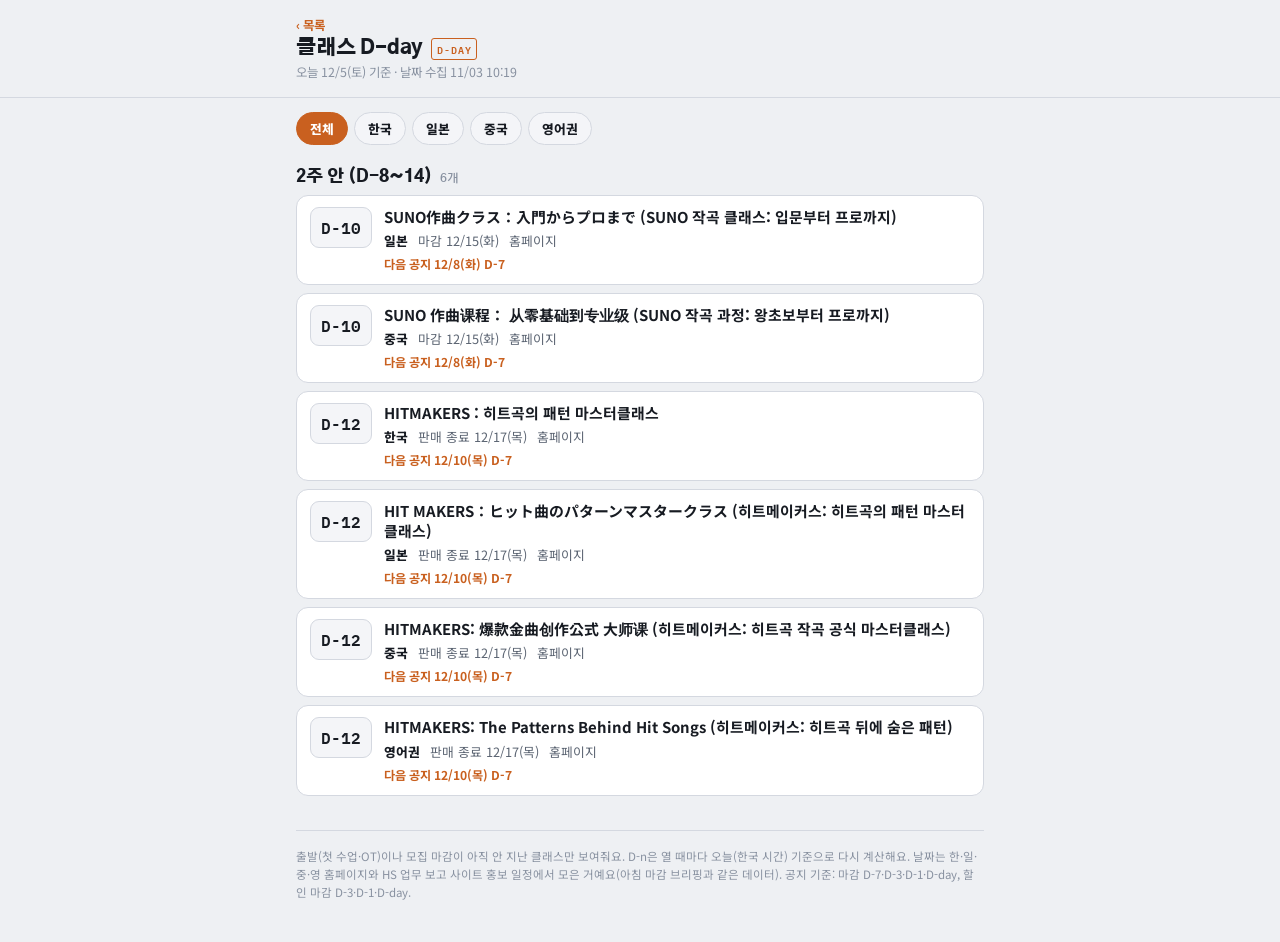
<file: dday.html>
<!doctype html>
<html lang="ko">
<head>
<meta charset="utf-8">
<meta name="viewport" content="width=device-width, initial-scale=1">
<title>클래스 D-day</title>
<link rel="stylesheet" href="https://fonts.googleapis.com/css2?family=Gothic+A1:wght@700;800;900&family=Noto+Sans+KR:wght@400;500;700&family=IBM+Plex+Mono:wght@500;600&display=swap">
<link rel="stylesheet" href="style.css?v=20261117">
<style>
.dbar{display:flex;gap:6px;flex-wrap:wrap;margin-top:14px}
.dbar button{font:inherit;font-size:.8rem;font-weight:800;border:1px solid var(--border);background:var(--chip-bg);color:var(--fg);border-radius:999px;padding:6px 13px;cursor:pointer}
.dbar button.on{background:var(--accent);border-color:var(--accent);color:var(--accent-fg)}
.dgrp{margin-top:22px}
.dgrp h2{font-size:1.05rem;font-weight:900;display:flex;align-items:baseline;gap:8px}
.dgrp h2 small{font-size:.74rem;font-weight:600;color:var(--muted-2)}
.drow{display:flex;gap:12px;align-items:flex-start;background:var(--surface);border:1px solid var(--border);border-radius:12px;padding:11px 13px;margin-top:8px}
.drow .dn{flex:none;min-width:62px;text-align:center;font-family:'IBM Plex Mono',monospace;font-weight:600;font-size:1rem;border-radius:9px;padding:6px 4px;background:var(--chip-bg);border:1px solid var(--border);font-variant-numeric:tabular-nums}
.drow .dn.hot{background:var(--bad-bg);border-color:var(--bad);color:var(--bad)}
.drow .dn.warm{border-color:var(--accent);color:var(--accent)}
.drow .bd{min-width:0;flex:1}
.drow .tt{font-weight:700;font-size:.93rem;line-height:1.35;overflow-wrap:anywhere}
.drow .tt a{color:inherit;text-decoration:none}
.drow .tt a:hover{text-decoration:underline}
.drow .meta{margin-top:4px;font-size:.8rem;color:var(--muted);display:flex;gap:6px 10px;flex-wrap:wrap}
.drow .meta .c{font-weight:800;color:var(--fg)}
.drow .nx{margin-top:5px;font-size:.76rem;color:var(--accent);font-weight:700}
.drow .nx.today{color:var(--bad)}
</style>
</head>
<body>

<header class="top">
  <div class="top-inner">
    <a class="backlink" href="index.html">‹ 목록</a>
    <div class="brand">
      <h1>클래스 D-day</h1>
      <span class="tag-rec">D-DAY</span>
    </div>
    <div class="sub" id="note">불러오는 중…</div>
  </div>
</header>

<div class="wrap">
  <div class="dbar" id="bar"></div>
  <div id="host" class="empty">불러오는 중…</div>

  <footer>
    출발(첫 수업·OT)이나 모집 마감이 아직 안 지난 클래스만 보여줘요. D-n은 열 때마다 오늘(한국 시간) 기준으로 다시 계산해요. 날짜는 한·일·중·영 홈페이지와 HS 업무 보고 사이트 홍보 일정에서 모은 거예요(아침 마감 브리핑과 같은 데이터). 공지 기준: 마감 D-7·D-3·D-1·D-day, 할인 마감 D-3·D-1·D-day.
  </footer>
</div>

<script>
function esc(t){ return String(t==null?'':t).replace(/&/g,'&amp;').replace(/</g,'&lt;').replace(/>/g,'&gt;').replace(/"/g,'&quot;'); }
var WD = '일월화수목금토';
var COUNTRIES = ['한국','일본','중국','영어권'];
// 사이트 표기와 실제 강의명이 다른 것 (바뀌면 여기만 고치면 돼요)
var ALIAS = {'히트메이커스 2 오프라인 무료특강':'선택받는 곡의 비밀 (히트메이커스 2 오프라인 무료특강)'};
var MILE = {7:'D-7',3:'D-3',1:'D-1',0:'D-day'}, MILE_DC = {3:'D-3',1:'D-1',0:'D-day'};
var DATA = null, cur = '전체';

function kstToday(){
  var p = new Intl.DateTimeFormat('en-CA',{timeZone:'Asia/Seoul',year:'numeric',month:'2-digit',day:'2-digit'}).format(new Date());
  return new Date(p + 'T00:00:00Z');
}
function day(s){ return new Date(s + 'T00:00:00Z'); }
function md(d){ return (d.getUTCMonth()+1) + '/' + d.getUTCDate() + '(' + WD[d.getUTCDay()] + ')'; }
function diff(a, b){ return Math.round((a - b) / 864e5); }
function dLabel(n){ return n === 0 ? 'D-day' : 'D-' + n; }
function nextNotice(it, n){
  var m = it.kind === '할인 마감' ? MILE_DC : MILE;
  var ks = Object.keys(m).map(Number).filter(function(k){ return k <= n; }).sort(function(a,b){ return b-a; });
  if(!ks.length) return null;
  var k = ks[0], when = new Date(day(it.date) - k*864e5);
  return {today: k === n, text: (k === n ? '오늘 공지 ' : '다음 공지 ' + md(when) + ' ') + m[k]};
}
function render(){
  var today = kstToday();
  var items = DATA.items.map(function(it){ return Object.assign({n: diff(day(it.date), today)}, it); })
    .filter(function(it){ return it.n >= 0 && (cur === '전체' || it.country === cur); })
    .sort(function(a,b){ return a.n - b.n || COUNTRIES.indexOf(a.country) - COUNTRIES.indexOf(b.country); });
  var groups = [['이번 주 (D-7 이내)', 0, 7], ['2주 안 (D-8~14)', 8, 14], ['한 달 안 (D-15~31)', 15, 31], ['그 뒤', 32, 1e9]];
  var html = groups.map(function(g){
    var list = items.filter(function(it){ return it.n >= g[1] && it.n <= g[2]; });
    if(!list.length) return '';
    return '<div class="dgrp"><h2>' + esc(g[0]) + '<small>' + list.length + '개</small></h2>' + list.map(function(it){
      var nx = nextNotice(it, it.n), label = ALIAS[it.label] || it.label;
      var cls = it.n <= 3 ? ' hot' : it.n <= 7 ? ' warm' : '';
      return '<div class="drow"><div class="dn' + cls + '">' + dLabel(it.n) + '</div><div class="bd">' +
        '<div class="tt">' + (it.url ? '<a href="' + esc(it.url) + '" target="_blank" rel="noopener">' + esc(label) + '</a>' : esc(label)) + '</div>' +
        '<div class="meta"><span class="c">' + esc(it.country) + '</span><span>' + esc(it.kind) + ' ' + md(day(it.date)) + '</span><span>' + esc(it.src) + '</span></div>' +
        (nx ? '<div class="nx' + (nx.today ? ' today' : '') + '">' + esc(nx.text) + '</div>' : '') +
        '</div></div>';
    }).join('') + '</div>';
  }).join('');
  document.getElementById('host').outerHTML = '<div id="host">' + (html || '<p class="empty">남은 일정이 없어요.</p>') + '</div>';
}
function renderBar(){
  document.getElementById('bar').innerHTML = ['전체'].concat(COUNTRIES).map(function(c){
    return '<button type="button" data-c="' + esc(c) + '"' + (c === cur ? ' class="on"' : '') + '>' + esc(c) + '</button>';
  }).join('');
}
document.getElementById('bar').addEventListener('click', function(e){
  var b = e.target.closest('button'); if(!b) return;
  cur = b.getAttribute('data-c'); renderBar(); render();
});

fetch('data/dday.json?v=' + Date.now(), {cache:'no-store'}).then(function(r){ return r.json(); }).then(function(data){
  DATA = data;
  var t = kstToday(), f = data.siteFetchedAt ? data.siteFetchedAt.replace('T', ' ').slice(5) : '';
  document.getElementById('note').textContent = '오늘 ' + md(t) + ' 기준 · 날짜 수집 ' + f.replace('-', '/');
  renderBar(); render();
}).catch(function(){
  document.getElementById('note').textContent = '불러오기 실패';
  document.getElementById('host').textContent = '데이터를 불러오지 못했어요.';
});
</script>

</body>
</html>
</file>
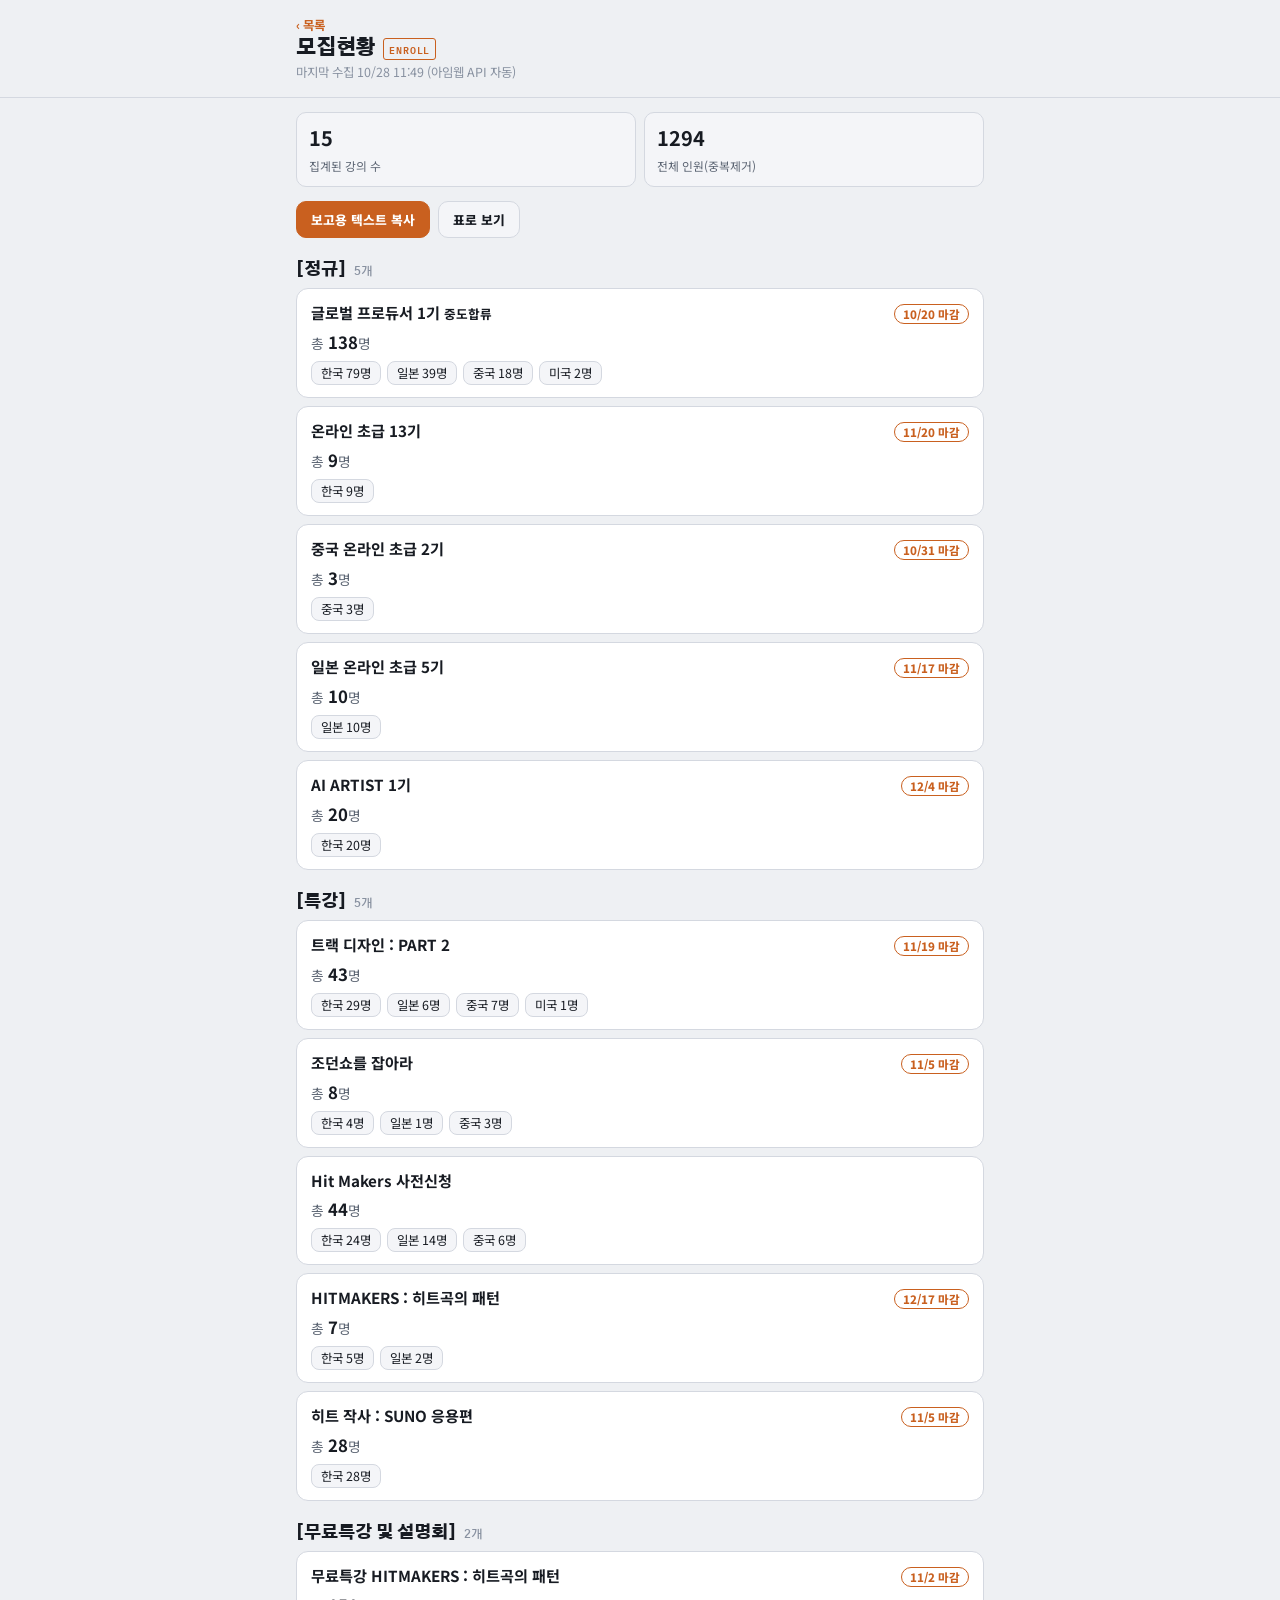
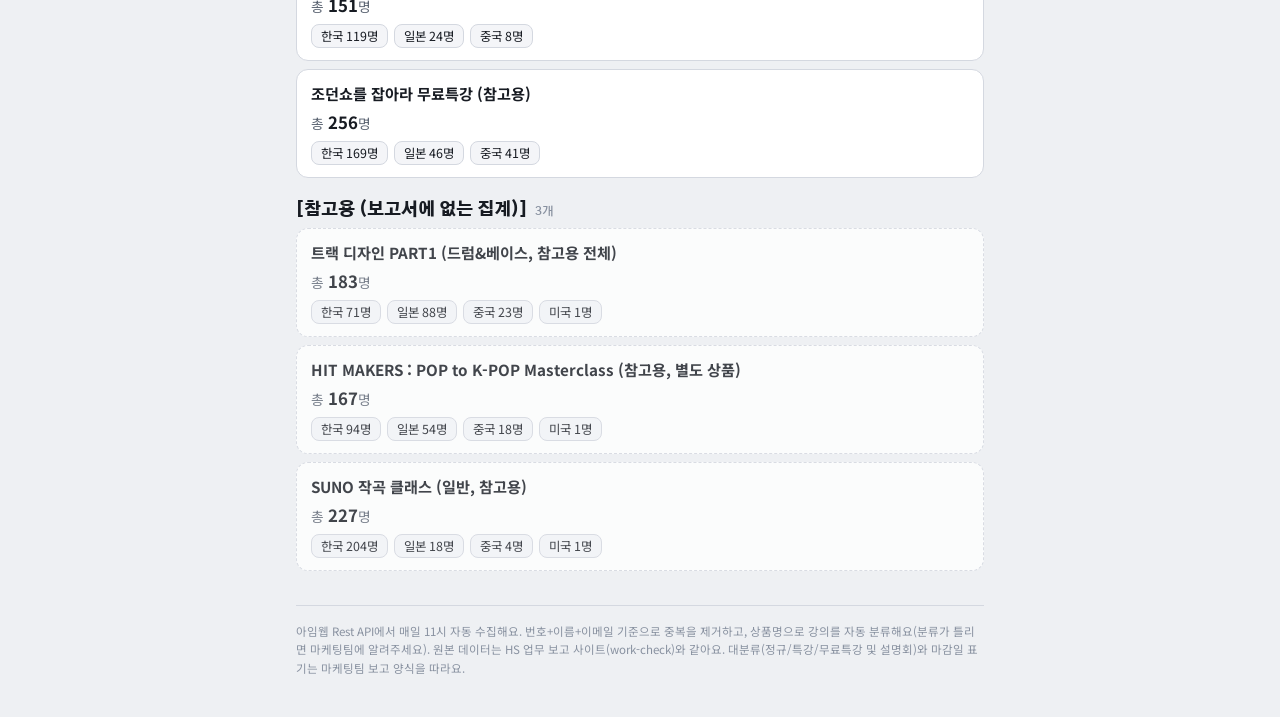
<file: enrollment.html>
<!doctype html>
<html lang="ko">
<head>
<meta charset="utf-8">
<meta name="viewport" content="width=device-width, initial-scale=1">
<title>모집현황</title>
<link rel="stylesheet" href="https://fonts.googleapis.com/css2?family=Gothic+A1:wght@700;800;900&family=Noto+Sans+KR:wght@400;500;700&family=IBM+Plex+Mono:wght@500;600&display=swap">
<link rel="stylesheet" href="style.css?v=20261117">
<style>
.estats{display:grid;grid-template-columns:repeat(auto-fit,minmax(120px,1fr));gap:8px;margin-top:14px}
.estat{background:var(--chip-bg);border:1px solid var(--border);border-radius:10px;padding:10px 12px}
.estat b{display:block;font-size:1.25rem;font-variant-numeric:tabular-nums}
.estat span{font-size:.74rem;color:var(--muted)}
.etable{width:100%;border-collapse:collapse;font-size:.86rem;margin-top:10px;font-variant-numeric:tabular-nums}
.etable th,.etable td{text-align:left;padding:9px 10px;border-top:1px solid var(--border)}
.etable tr:first-child th{border-top:0;font-size:.74rem;color:var(--muted);font-weight:700}
.etable td.num,.etable th.num{text-align:right;white-space:nowrap}
.etable td.num.dash{color:var(--muted-2)}
.etable tr:hover td{background:var(--chip-bg)}
.egrp{margin-top:22px}
.egrp h2{font-size:1.05rem;font-weight:900;display:flex;align-items:baseline;gap:8px}
.egrp h2 small{font-size:.74rem;font-weight:600;color:var(--muted-2)}
.ecard{background:var(--surface);border:1px solid var(--border);border-radius:12px;padding:12px 14px;margin-top:8px}
.ecard .tt{display:flex;justify-content:space-between;gap:10px;align-items:baseline;flex-wrap:wrap}
.ecard .tt b{font-size:.95rem}
.ecard .dl{font-size:.72rem;font-weight:800;color:var(--accent);border:1px solid var(--accent);border-radius:999px;padding:1px 8px;white-space:nowrap}
.ecard .tot{margin-top:6px;font-size:.86rem;color:var(--muted)}
.ecard .tot strong{color:var(--fg);font-size:1.05rem}
.ecard .ctry{display:flex;gap:6px;flex-wrap:wrap;margin-top:7px}
.ecard .ctry span{background:var(--chip-bg);border:1px solid var(--border);border-radius:8px;padding:2px 9px;font-size:.78rem;font-variant-numeric:tabular-nums}
.ecard.ref{opacity:.8;border-style:dashed}
.ebar{display:flex;gap:8px;margin-top:14px;flex-wrap:wrap}
.ebar button{font:inherit;font-size:.8rem;font-weight:800;border:1px solid var(--border);background:var(--chip-bg);color:var(--fg);border-radius:10px;padding:8px 14px;cursor:pointer}
.ebar button.pri{background:var(--accent);border-color:var(--accent);color:var(--accent-fg)}
</style>
</head>
<body>

<header class="top">
  <div class="top-inner">
    <a class="backlink" href="index.html">‹ 목록</a>
    <div class="brand">
      <h1>모집현황</h1>
      <span class="tag-rec">ENROLL</span>
    </div>
    <div class="sub" id="note">불러오는 중…</div>
  </div>
</header>

<div class="wrap">
  <div class="estats" id="stats"></div>
  <div class="ebar"><button type="button" class="pri" id="copyBtn">보고용 텍스트 복사</button><button type="button" id="viewBtn">표로 보기</button></div>
  <div id="groupsHost" class="empty">불러오는 중…</div>

  <footer>
    아임웹 Rest API에서 매일 11시 자동 수집해요. 번호+이름+이메일 기준으로 중복을 제거하고, 상품명으로 강의를 자동 분류해요(분류가 틀리면 마케팅팀에 알려주세요). 원본 데이터는 HS 업무 보고 사이트(work-check)와 같아요. 대분류(정규/특강/무료특강 및 설명회)와 마감일 표기는 마케팅팀 보고 양식을 따라요.
  </footer>
</div>

<script>
function esc(t){ return String(t==null?'':t).replace(/&/g,'&amp;').replace(/</g,'&lt;').replace(/>/g,'&gt;').replace(/"/g,'&quot;'); }
function fmtSynced(iso){
  var d = new Date(iso);
  if (isNaN(d)) return '';
  var parts = new Intl.DateTimeFormat('en-GB', {timeZone:'Asia/Seoul', month:'numeric', day:'numeric', hour:'2-digit', minute:'2-digit', hourCycle:'h23'}).formatToParts(d);
  var o = {}; parts.forEach(function(p){ o[p.type] = p.value; });
  return o.month + '/' + o.day + ' ' + o.hour + ':' + o.minute;
}

// 대분류: 정규 / 특강 / 무료특강 및 설명회 (마케팅팀 보고 양식과 같게)
var GROUPS = [
  {name:'정규', ids:['global_producer','beginner_13','beginner_cn2','beginner_jp5','ai_artist']},
  {name:'특강', ids:['track_design_part2','jordan_shaw_paid','hitmakers_career_pre','hitmakers_regular','suno_lyrics']},
  {name:'무료특강 및 설명회', ids:['preview_hitmakers','jordan_shaw_free']},
  {name:'참고용 (보고서에 없는 집계)', ids:['track_design_part1','pop_to_kpop','suno_class'], ref:true}
];
// 보고 양식 이름·마감일 (마케팅팀이 올리는 표기). 바뀌면 여기만 고치면 돼요.
var LABEL = {
  global_producer:{n:'글로벌 프로듀서 1기', d:'10/20 마감', x:'중도합류'},
  beginner_13:{n:'온라인 초급 13기', d:'11/20 마감'},
  beginner_cn2:{n:'중국 온라인 초급 2기', d:'10/31 마감'},
  beginner_jp5:{n:'일본 온라인 초급 5기', d:'11/17 마감'},
  ai_artist:{n:'AI ARTIST 1기', d:'12/4 마감'},
  track_design_part2:{n:'트랙 디자인 : PART 2', d:'11/19 마감'},
  jordan_shaw_paid:{n:'조던쇼를 잡아라', d:'11/5 마감'},
  hitmakers_career_pre:{n:'Hit Makers 사전신청'},
  hitmakers_regular:{n:'HITMAKERS : 히트곡의 패턴', d:'12/17 마감'},
  suno_lyrics:{n:'히트 작사 : SUNO 응용편', d:'11/5 마감'},
  preview_hitmakers:{n:'무료특강 HITMAKERS : 히트곡의 패턴', d:'11/2 마감'}
};
var ORDER = ['한국','일본','중국','미국'];
var EN = null;

function nameOf(c){ var l = LABEL[c.id]; return l ? l.n : c.display; }
function ctryText(c){
  var ks = Object.keys(c.byCountry).sort(function(a,b){ return ORDER.indexOf(a) - ORDER.indexOf(b); });
  return ks.map(function(k){ return k + ' ' + c.byCountry[k] + '명'; }).join(' / ');
}
function groupsOf(){
  var byId = {}; EN.courses.forEach(function(c){ byId[c.id] = c; });
  var used = {};
  var out = GROUPS.map(function(g){
    var list = g.ids.map(function(id){ used[id] = 1; return byId[id]; }).filter(Boolean);
    return {name:g.name, ref:g.ref, list:list};
  });
  var rest = EN.courses.filter(function(c){ return !used[c.id]; });
  if(rest.length) out.push({name:'기타 (분류 안 된 상품)', ref:true, list:rest});
  return out.filter(function(g){ return g.list.length; });
}
function stampText(){
  var d = new Date(EN.syncedAt);
  var p = new Intl.DateTimeFormat('en-GB', {timeZone:'Asia/Seoul', year:'2-digit', month:'2-digit', day:'2-digit', hour:'numeric', minute:'2-digit', hourCycle:'h23'}).formatToParts(d);
  var o = {}; p.forEach(function(x){ o[x.type] = x.value; });
  var h = parseInt(o.hour,10), ap = h < 12 ? 'AM' : 'PM', h12 = h % 12 === 0 ? 12 : h % 12;
  return o.year + '/' + parseInt(o.month,10) + '/' + parseInt(o.day,10) + ' ' + ap + ' ' + h12 + ':' + o.minute;
}
function reportText(){
  var t = '모집현황 ' + stampText() + '\n';
  groupsOf().filter(function(g){ return !g.ref; }).forEach(function(g){
    t += '\n[' + g.name + ']\n';
    g.list.forEach(function(c){
      var l = LABEL[c.id] || {};
      t += '\n' + nameOf(c) + (l.d ? ' [' + l.d + ']' : '') + (l.x || '') + '\n\n1. 총 ' + c.total + '명\n\n' + ctryText(c) + '\n';
    });
  });
  return t;
}
function renderCards(){
  var html = groupsOf().map(function(g){
    return '<div class="egrp"><h2>[' + esc(g.name) + ']<small>' + g.list.length + '개</small></h2>' +
      g.list.map(function(c){
        var l = LABEL[c.id] || {};
        return '<div class="ecard' + (g.ref ? ' ref' : '') + '"><div class="tt"><b>' + esc(nameOf(c)) + (l.x ? ' <small>' + esc(l.x) + '</small>' : '') + '</b>' +
          (l.d ? '<span class="dl">' + esc(l.d) + '</span>' : '') + '</div>' +
          '<div class="tot">총 <strong>' + c.total + '</strong>명</div>' +
          '<div class="ctry">' + Object.keys(c.byCountry).sort(function(a,b){ return ORDER.indexOf(a) - ORDER.indexOf(b); }).map(function(k){ return '<span>' + esc(k) + ' ' + c.byCountry[k] + '명</span>'; }).join('') + '</div></div>';
      }).join('') + '</div>';
  }).join('');
  document.getElementById('groupsHost').outerHTML = '<div id="groupsHost">' + html + '</div>';
}
function renderTable(){
  var countries = [];
  EN.courses.forEach(function(c){ Object.keys(c.byCountry).forEach(function(k){ if (countries.indexOf(k) < 0) countries.push(k); }); });
  countries.sort(function(a,b){ return ORDER.indexOf(a) - ORDER.indexOf(b); });
  var rows = '';
  groupsOf().forEach(function(g){
    rows += '<tr><td colspan="' + (countries.length + 2) + '"><b>[' + esc(g.name) + ']</b></td></tr>';
    g.list.forEach(function(c){
      rows += '<tr><td>' + esc(nameOf(c)) + '</td>' + countries.map(function(cn){ var n = c.byCountry[cn]; return '<td class="num' + (n ? '' : ' dash') + '">' + (n || '–') + '</td>'; }).join('') + '<td class="num"><b>' + c.total + '</b></td></tr>';
    });
  });
  document.getElementById('groupsHost').outerHTML = '<div id="groupsHost"><table class="etable"><tr><th>강의</th>' + countries.map(function(c){ return '<th class="num">' + esc(c) + '</th>'; }).join('') + '<th class="num">합계</th></tr>' + rows + '</table></div>';
}

fetch('data/enrollment.json?v=' + Date.now(), {cache:'no-store'}).then(function(r){ return r.json(); }).then(function(data){
  EN = data;
  document.getElementById('note').textContent = '마지막 수집 ' + fmtSynced(EN.syncedAt) + ' (아임웹 API 자동)';
  var totalAll = EN.courses.reduce(function(a,c){ return a + c.total; }, 0);
  document.getElementById('stats').innerHTML = [[EN.courses.length,'집계된 강의 수'],[totalAll,'전체 인원(중복제거)']]
    .map(function(x){ return '<div class="estat"><b>' + x[0] + '</b><span>' + x[1] + '</span></div>'; }).join('');
  renderCards();
  var mode = 'cards';
  document.getElementById('viewBtn').addEventListener('click', function(){
    mode = mode === 'cards' ? 'table' : 'cards';
    this.textContent = mode === 'cards' ? '표로 보기' : '카드로 보기';
    if(mode === 'cards') renderCards(); else renderTable();
  });
  document.getElementById('copyBtn').addEventListener('click', function(){
    var btn = this, txt = reportText();
    function done(){ btn.textContent = '복사했어요'; setTimeout(function(){ btn.textContent = '보고용 텍스트 복사'; }, 1800); }
    if(navigator.clipboard && navigator.clipboard.writeText){ navigator.clipboard.writeText(txt).then(done, function(){ window.prompt('복사해서 쓰세요', txt); }); }
    else { window.prompt('복사해서 쓰세요', txt); }
  });
}).catch(function(){
  document.getElementById('note').textContent = '불러오기 실패';
  document.getElementById('groupsHost').textContent = '데이터를 불러오지 못했어요.';
});
</script>

</body>
</html>
</file>
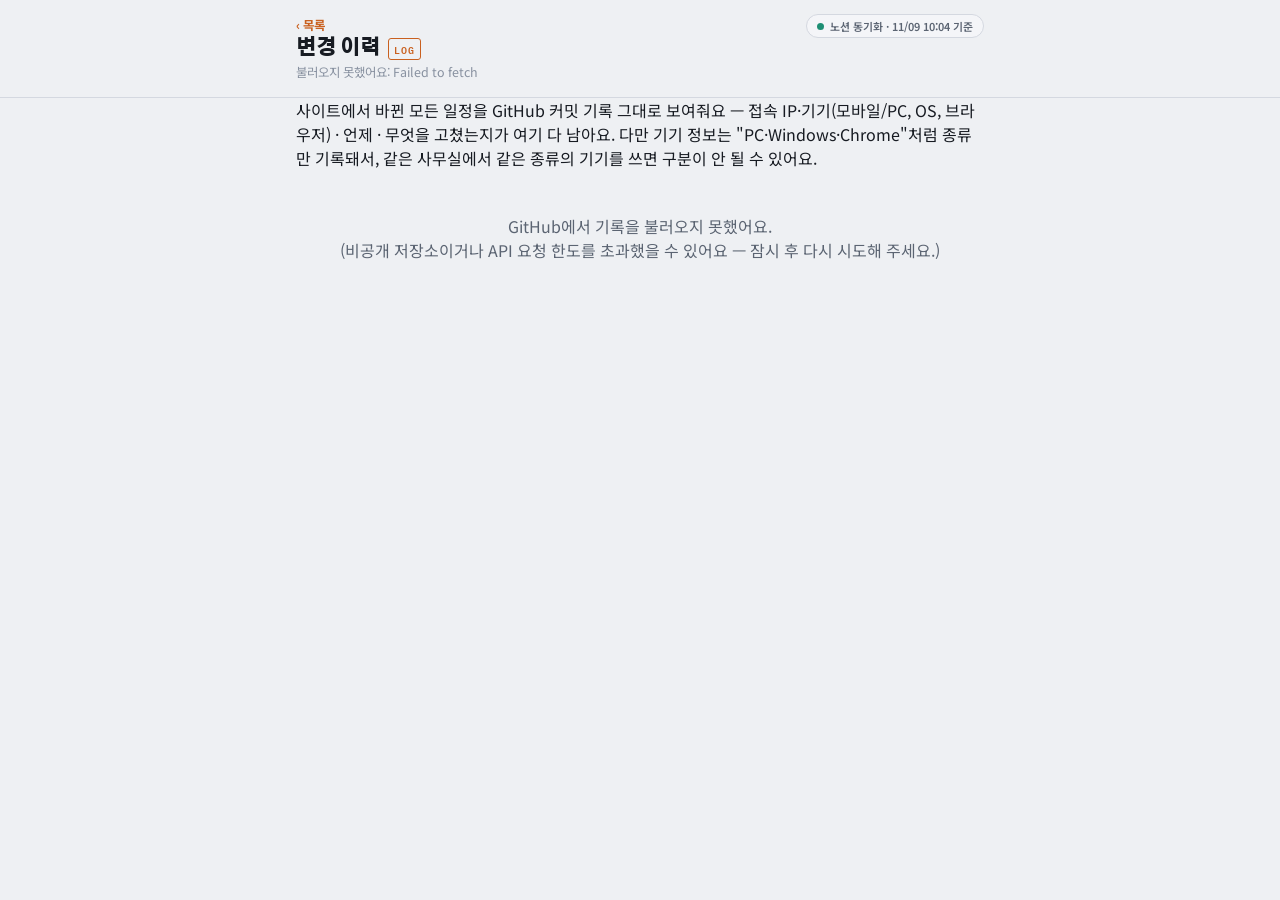
<file: history.html>
<!doctype html>
<html lang="ko">
<head>
<meta charset="utf-8">
<meta name="viewport" content="width=device-width, initial-scale=1">
<title>변경 이력</title>
<link rel="stylesheet" href="https://fonts.googleapis.com/css2?family=Gothic+A1:wght@700;800;900&family=Noto+Sans+KR:wght@400;500;700&family=IBM+Plex+Mono:wght@500;600&display=swap">
<link rel="stylesheet" href="style.css?v=20261117">
<style>
.hrow{display:flex;gap:12px;align-items:flex-start;padding:14px 4px;border-bottom:1px solid var(--border)}
.hrow:last-child{border-bottom:none}
.hdot{width:9px;height:9px;border-radius:50%;background:var(--muted-2);margin-top:7px;flex:none}
.hdot.me{background:var(--accent)}
.hdot.auto{background:var(--muted-2)}
.hbody{flex:1;min-width:0}
.hwho{display:inline-block;font-weight:800;font-size:.82rem;color:var(--accent);background:var(--chip-bg);border-radius:7px;padding:1px 8px;margin-right:6px}
.hwho.unknown{color:var(--muted)}
.hmsg{font-size:.92rem;color:var(--fg);line-height:1.5;word-break:break-word}
.hmeta{margin-top:4px;font-size:.74rem;color:var(--muted);display:flex;gap:10px;flex-wrap:wrap}
.hmeta a{color:var(--muted);text-decoration:underline}
.hfiles{margin-top:3px;font-size:.72rem;color:var(--muted-2);font-family:'IBM Plex Mono',monospace}
.hmore{display:block;width:100%;margin-top:16px;padding:11px;border-radius:10px;border:1px solid var(--border);background:var(--chip-bg);color:var(--fg);font:inherit;font-weight:800;font-size:.9rem;cursor:pointer}
.hempty{padding:30px 4px;text-align:center;color:var(--muted)}
</style>
</head>
<body>

<header class="top">
  <div class="top-inner">
    <a class="backlink" href="index.html">‹ 목록</a>
    <div class="brand">
      <h1>변경 이력</h1>
      <span class="tag-rec">LOG</span>
    </div>
    <div class="sub" id="note">불러오는 중…</div>
  </div>
</header>

<div class="wrap">
  <div class="hint" style="margin:0 0 14px">사이트에서 바뀐 모든 일정을 GitHub 커밋 기록 그대로 보여줘요 — 접속 IP·기기(모바일/PC, OS, 브라우저) · 언제 · 무엇을 고쳤는지가 여기 다 남아요. 다만 기기 정보는 "PC·Windows·Chrome"처럼 종류만 기록돼서, 같은 사무실에서 같은 종류의 기기를 쓰면 구분이 안 될 수 있어요.</div>
  <div id="list"></div>
  <button type="button" class="hmore" id="moreBtn" style="display:none">더 보기</button>
</div>

<script src="sync-status.js"></script>
<script>
(function(){
  var REPO = 'HyeonsuGAMSUNG/pd-schedule';
  var page = 1, per = 40, done = false;

  function esc(s){ return String(s==null?'':s).replace(/&/g,'&amp;').replace(/</g,'&lt;').replace(/>/g,'&gt;'); }
  function fmt(iso){
    var d = new Date(iso);
    var kst = new Date(d.getTime() + 9*3600*1000);
    var y = kst.getUTCFullYear(), m = kst.getUTCMonth()+1, day = kst.getUTCDate();
    var hh = kst.getUTCHours(), mm = kst.getUTCMinutes();
    function p2(n){ return n<10?'0'+n:''+n; }
    return y+'.'+p2(m)+'.'+p2(day)+' '+p2(hh)+':'+p2(mm);
  }
  function parseMsg(full){
    var first = full.split('\n')[0];
    var tagm = first.match(/^admin:\s*([\s\S]+?)\s*\(([^)]*)\)$/);
    if(tagm){
      var inner = tagm[2];
      var ipm = inner.match(/^IP\s+([^\s·]+)(?:\s*·\s*(.+))?$/);
      if(ipm) return {kind:'admin', ip:ipm[1], device:ipm[2]||null, text:tagm[1]};
      return {kind:'admin', ip:null, device:inner, text:tagm[1]};
    }
    var m = first.match(/^admin:\s*(.+)$/);
    if(m) return {kind:'admin', ip:null, device:null, text:m[1]};
    var m2 = first.match(/^(sync|project-sync):\s*(.+)$/);
    if(m2) return {kind:'auto', ip:null, device:null, text:m2[2]};
    return {kind:'other', ip:null, device:null, text:first};
  }
  function rowHtml(c){
    var info = parseMsg(c.commit.message);
    var dotCls = info.kind==='admin' ? 'me' : 'auto';
    var tagText = info.ip ? ('IP '+info.ip+(info.device?' · '+info.device:'')) : (info.device || null);
    var whoHtml = info.kind==='admin'
      ? (tagText ? '<span class="hwho">'+esc(tagText)+'</span>' : '<span class="hwho unknown">IP 미기록</span>')
      : (info.kind==='auto' ? '<span class="hwho unknown">자동 동기화</span>' : '<span class="hwho unknown">'+esc((c.commit.author&&c.commit.author.name)||'')+'</span>');
    return '<div class="hrow">'
      + '<div class="hdot '+dotCls+'"></div>'
      + '<div class="hbody">'
      + whoHtml + '<span class="hmsg">'+esc(info.text)+'</span>'
      + '<div class="hmeta"><span>'+fmt(c.commit.author.date)+'</span>'
      + '<a href="https://github.com/'+REPO+'/commit/'+c.sha+'" target="_blank" rel="noopener">GitHub에서 보기(바뀐 파일 확인)</a></div>'
      + '</div></div>';
  }
  function load(){
    var btn = document.getElementById('moreBtn');
    btn.disabled = true; btn.textContent = '불러오는 중…';
    fetch('https://api.github.com/repos/'+REPO+'/commits?per_page='+per+'&page='+page, {cache:'no-store'})
      .then(function(r){
        if(!r.ok) throw new Error('GitHub API 호출 실패 ('+r.status+')');
        return r.json();
      })
      .then(function(commits){
        if(!commits.length){ done = true; btn.style.display = 'none'; if(page===1) document.getElementById('list').innerHTML = '<div class="hempty">기록이 없어요.</div>'; return; }
        var list = document.getElementById('list');
        list.insertAdjacentHTML('beforeend', commits.map(rowHtml).join(''));
        document.getElementById('note').textContent = '최근 변경 '+((page-1)*per+commits.length)+'건 표시 중';
        page++;
        btn.style.display = commits.length===per ? '' : 'none';
        btn.disabled = false; btn.textContent = '더 보기';
      })
      .catch(function(e){
        document.getElementById('note').textContent = '불러오지 못했어요: '+e.message;
        if(page===1) document.getElementById('list').innerHTML = '<div class="hempty">GitHub에서 기록을 불러오지 못했어요.<br>(비공개 저장소이거나 API 요청 한도를 초과했을 수 있어요 — 잠시 후 다시 시도해 주세요.)</div>';
        btn.style.display = 'none';
      });
  }
  document.getElementById('moreBtn').addEventListener('click', load);
  PDSync.ready.then(load);
})();
</script>

</body>
</html>
</file>
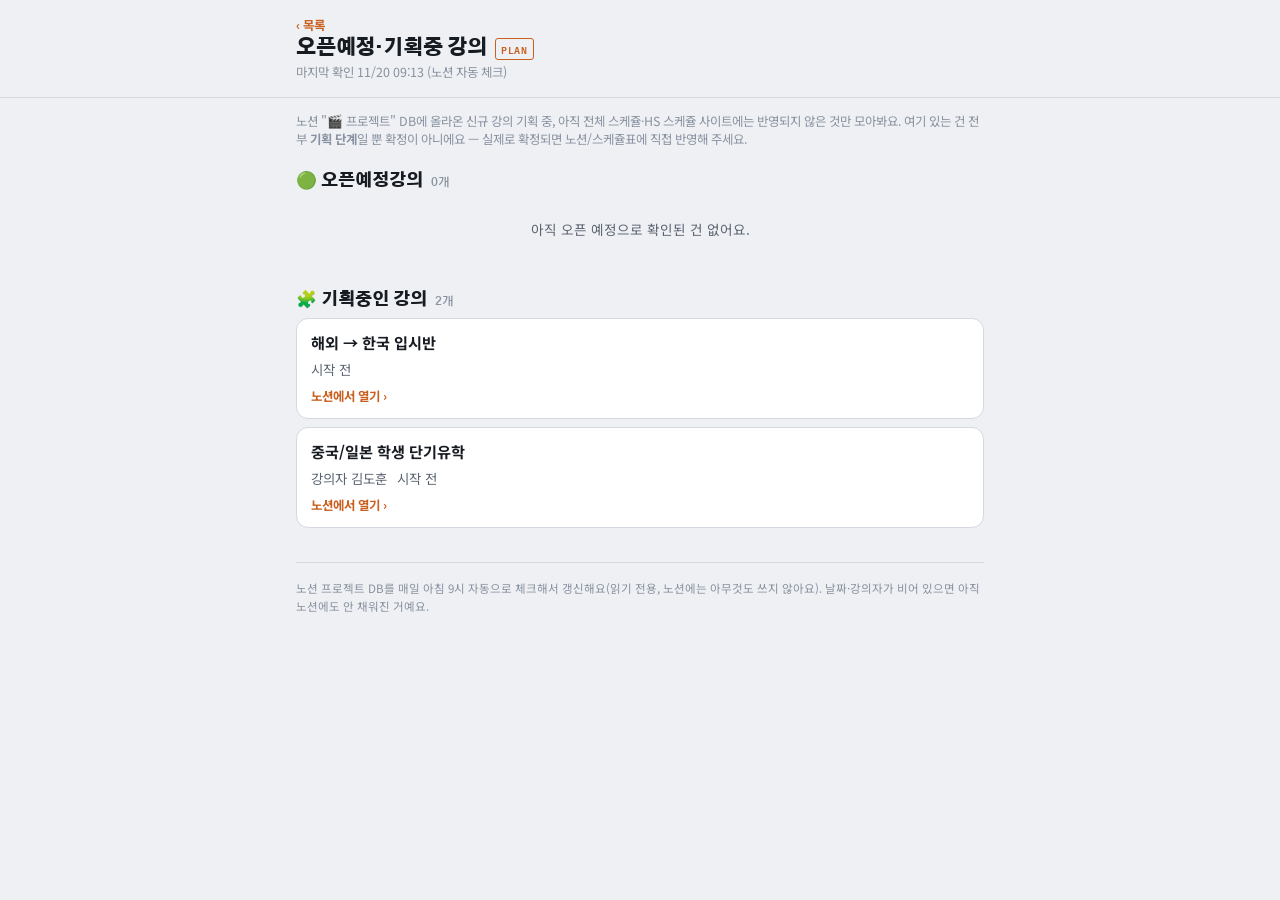
<file: projects.html>
<!doctype html>
<html lang="ko">
<head>
<meta charset="utf-8">
<meta name="viewport" content="width=device-width, initial-scale=1">
<title>오픈예정·기획중 강의</title>
<link rel="stylesheet" href="https://fonts.googleapis.com/css2?family=Gothic+A1:wght@700;800;900&family=Noto+Sans+KR:wght@400;500;700&family=IBM+Plex+Mono:wght@500;600&display=swap">
<link rel="stylesheet" href="style.css?v=20261117">
<style>
.pjgrp{margin-top:22px}
.pjgrp h2{font-size:1.05rem;font-weight:900;display:flex;align-items:baseline;gap:8px}
.pjgrp h2 small{font-size:.74rem;font-weight:600;color:var(--muted-2)}
.pjcard{background:var(--surface);border:1px solid var(--border);border-radius:12px;padding:12px 14px;margin-top:8px}
.pjcard .tt{display:flex;justify-content:space-between;gap:10px;align-items:baseline;flex-wrap:wrap}
.pjcard .tt b{font-size:.95rem}
.pjcard .st{font-size:.72rem;font-weight:800;color:var(--accent);border:1px solid var(--accent);border-radius:999px;padding:1px 8px;white-space:nowrap}
.pjcard .meta{margin-top:6px;font-size:.84rem;color:var(--muted);display:flex;gap:10px;flex-wrap:wrap}
.pjcard .meta span{white-space:nowrap}
.pjcard .warn{margin-top:6px;font-size:.78rem;color:var(--bad)}
.pjcard a.open{display:inline-block;margin-top:8px;font-size:.78rem;font-weight:700;color:var(--accent);text-decoration:none}
.pjnote{font-size:.78rem;color:var(--muted-2);margin-top:14px}
</style>
</head>
<body>

<header class="top">
  <div class="top-inner">
    <a class="backlink" href="index.html">‹ 목록</a>
    <div class="brand">
      <h1>오픈예정·기획중 강의</h1>
      <span class="tag-rec">PLAN</span>
    </div>
    <div class="sub" id="note">불러오는 중…</div>
  </div>
</header>

<div class="wrap">
  <div class="pjnote">노션 "🎬 프로젝트" DB에 올라온 신규 강의 기획 중, 아직 전체 스케쥴·HS 스케쥴 사이트에는 반영되지 않은 것만 모아봐요. 여기 있는 건 전부 <b>기획 단계</b>일 뿐 확정이 아니에요 — 실제로 확정되면 노션/스케쥴표에 직접 반영해 주세요.</div>
  <div id="host" class="empty">불러오는 중…</div>

  <footer>
    노션 프로젝트 DB를 매일 아침 9시 자동으로 체크해서 갱신해요(읽기 전용, 노션에는 아무것도 쓰지 않아요). 날짜·강의자가 비어 있으면 아직 노션에도 안 채워진 거예요.
  </footer>
</div>

<script>
function esc(t){ return String(t==null?'':t).replace(/&/g,'&amp;').replace(/</g,'&lt;').replace(/>/g,'&gt;').replace(/"/g,'&quot;'); }
function fmtSynced(iso){
  var d = new Date(iso);
  if (isNaN(d)) return '';
  var parts = new Intl.DateTimeFormat('en-GB', {timeZone:'Asia/Seoul', month:'numeric', day:'numeric', hour:'2-digit', minute:'2-digit', hourCycle:'h23'}).formatToParts(d);
  var o = {}; parts.forEach(function(p){ o[p.type] = p.value; });
  return o.month + '/' + o.day + ' ' + o.hour + ':' + o.minute;
}
function cardHtml(item){
  var bits = [];
  if(item.lecturer) bits.push('<span>강의자 ' + esc(item.lecturer) + '</span>');
  if(item.date) bits.push('<span>' + esc(item.date) + '</span>');
  if(item.status) bits.push('<span>' + esc(item.status) + '</span>');
  return '<div class="pjcard"><div class="tt"><b>' + esc(item.name) + '</b>' +
    (item.badge ? '<span class="st">' + esc(item.badge) + '</span>' : '') + '</div>' +
    (bits.length ? '<div class="meta">' + bits.join('') + '</div>' : '') +
    (item.warn ? '<div class="warn">⚠ ' + esc(item.warn) + '</div>' : '') +
    (item.url ? '<a class="open" href="' + esc(item.url) + '" target="_blank" rel="noopener">노션에서 열기 ›</a>' : '') +
    '</div>';
}
fetch('data/projects.json?v=' + Date.now(), {cache:'no-store'}).then(function(r){ return r.json(); }).then(function(data){
  document.getElementById('note').textContent = data.syncedAt ? ('마지막 확인 ' + fmtSynced(data.syncedAt) + ' (노션 자동 체크)') : '아직 확인된 데이터가 없어요';
  var openSoon = data.open_soon || [], planning = data.planning || [];
  var html = '';
  html += '<div class="pjgrp"><h2>🟢 오픈예정강의<small>' + openSoon.length + '개</small></h2>' +
    (openSoon.length ? openSoon.map(cardHtml).join('') : '<div class="empty">아직 오픈 예정으로 확인된 건 없어요.</div>') + '</div>';
  html += '<div class="pjgrp"><h2>🧩 기획중인 강의<small>' + planning.length + '개</small></h2>' +
    (planning.length ? planning.map(cardHtml).join('') : '<div class="empty">기획 중인 건 없어요.</div>') + '</div>';
  document.getElementById('host').outerHTML = '<div id="host">' + html + '</div>';
}).catch(function(){
  document.getElementById('note').textContent = '불러오기 실패';
  document.getElementById('host').textContent = '데이터를 불러오지 못했어요.';
});
</script>

</body>
</html>
</file>
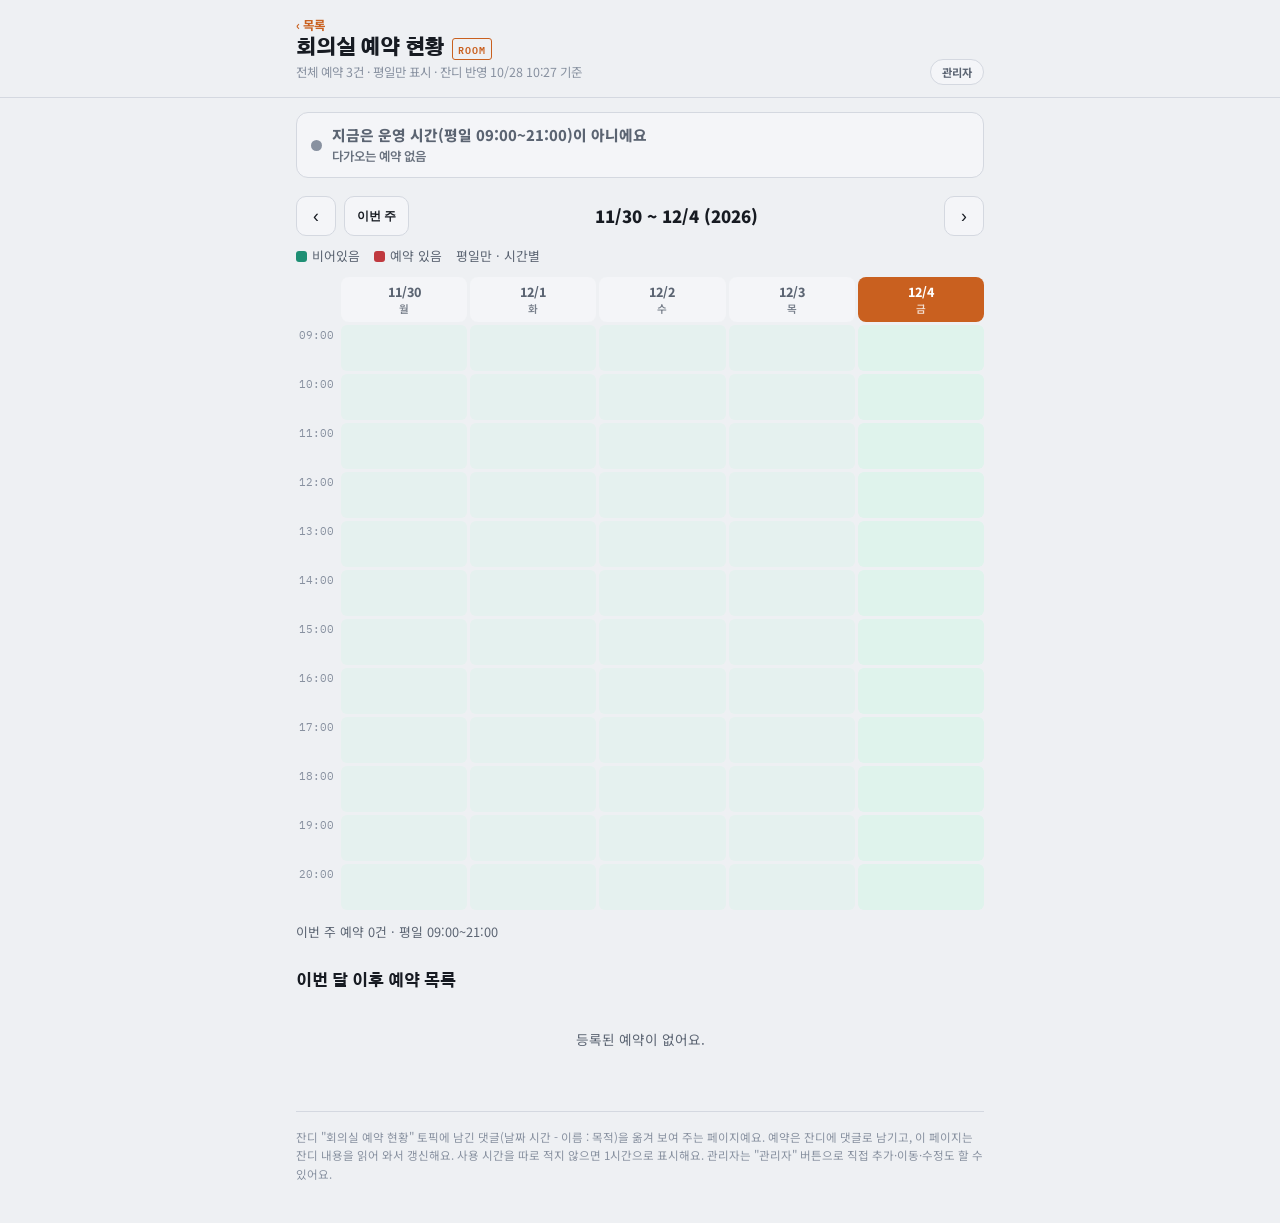
<file: rooms.html>
<!doctype html>
<html lang="ko">
<head>
<meta charset="utf-8">
<meta name="viewport" content="width=device-width, initial-scale=1">
<title>회의실 예약 현황</title>
<link rel="stylesheet" href="https://fonts.googleapis.com/css2?family=Gothic+A1:wght@700;800;900&family=Noto+Sans+KR:wght@400;500;700&family=IBM+Plex+Mono:wght@500;600&display=swap">
<link rel="stylesheet" href="style.css?v=20261117">
<style>
.rnav{display:flex;align-items:center;justify-content:space-between;margin-top:18px;gap:8px}
.rnav button{background:var(--chip-bg);border:1px solid var(--border);color:var(--fg);border-radius:10px;width:40px;height:40px;font-size:1.1rem;cursor:pointer;flex:none}
.rnav .label{font-size:1.05rem;font-weight:900;text-align:center;flex:1}
.rnav .today-btn{width:auto;padding:0 12px;font-size:.78rem;font-weight:800}
.rlegend{display:flex;gap:14px;margin-top:10px;font-size:.8rem;color:var(--muted);flex-wrap:wrap}
.rlegend .sw{display:inline-block;width:11px;height:11px;border-radius:3px;margin-right:5px;vertical-align:-1px}
.rlegend .sw.free{background:var(--good)}
.rlegend .sw.busy{background:var(--bad)}
.rg{display:grid;grid-template-columns:42px repeat(5,minmax(0,1fr));gap:3px;margin-top:12px}
.rh{text-align:center;font-size:.78rem;font-weight:800;padding:6px 0;border-radius:8px;background:var(--chip-bg);color:var(--muted)}
.rh.today{background:var(--accent);color:var(--accent-fg)}
.rh .dn{display:block;font-size:.66rem;font-weight:600;opacity:.8}
.rt{font-family:'IBM Plex Mono',monospace;font-size:.68rem;color:var(--muted-2);text-align:right;padding:3px 4px 0 0}
.rcell{background:var(--good-bg);border-radius:6px;min-height:44px;border:1px solid transparent}
.rcell.past{opacity:.55}
.rbook{background:var(--bad-bg);border:1px solid var(--bad);border-radius:6px;padding:3px 4px;overflow:hidden;font-size:.68rem;line-height:1.25;color:var(--fg);z-index:1;min-width:0}
.rbook b{display:block;font-weight:800;color:var(--bad);font-size:.72rem;overflow:hidden;text-overflow:ellipsis;white-space:nowrap}
.rbook span{display:block;overflow:hidden;text-overflow:ellipsis;word-break:keep-all}
.rbook.past{opacity:.55}
.rbook .tm{font-family:'IBM Plex Mono',monospace;font-size:.58rem;color:var(--muted);margin-top:1px}
body.adm-on .rcell{cursor:pointer}
body.adm-on .rbook{cursor:grab}
@media (max-width:480px){
  .rg{grid-template-columns:34px repeat(5,minmax(0,1fr));gap:2px}
  .rh{font-size:.66rem;padding:5px 0}
  .rh .dn{font-size:.56rem}
  .rt{font-size:.58rem}
  .rbook{padding:2px 2px;font-size:.58rem}
  .rbook b{font-size:.6rem}
  .rbook .tm{display:none}
}
.nowbanner{margin-top:14px;padding:12px 14px;border-radius:12px;font-size:.92rem;font-weight:800;display:flex;align-items:center;gap:10px;border:1px solid transparent;line-height:1.4}
.nowbanner .dot{width:11px;height:11px;border-radius:50%;flex:none}
.nowbanner.free{background:var(--good-bg);color:var(--good);border-color:var(--good)}
.nowbanner.free .dot{background:var(--good)}
.nowbanner.busy{background:var(--bad-bg);color:var(--bad);border-color:var(--bad)}
.nowbanner.busy .dot{background:var(--bad);animation:livepulse 1.1s ease-in-out infinite}
.nowbanner.off{background:var(--chip-bg);color:var(--muted);border-color:var(--border)}
.nowbanner.off .dot{background:var(--muted-2)}
.nowbanner small{display:block;font-weight:600;font-size:.78rem;opacity:.9;margin-top:2px}
.nowbanner .tm{font-family:'IBM Plex Mono',monospace;font-weight:600}
.rbook.live{box-shadow:0 0 0 2px var(--bad);animation:liveglow 1.6s ease-in-out infinite}
.livetag{display:inline-block;background:var(--bad);color:#fff;border-radius:999px;font-size:.56rem;font-weight:900;padding:0 6px;margin-bottom:2px;animation:livepulse 1.1s ease-in-out infinite}
.rt.now{color:var(--accent);font-weight:900}
.rcell.nowcell{box-shadow:inset 0 0 0 2px var(--accent)}
@keyframes livepulse{0%,100%{opacity:1}50%{opacity:.35}}
@keyframes liveglow{0%,100%{box-shadow:0 0 0 2px var(--bad)}50%{box-shadow:0 0 0 4px rgba(192,57,63,.35)}}
@media (prefers-reduced-motion: reduce){.nowbanner.busy .dot,.livetag,.rbook.live{animation:none}}
.rlist{margin-top:10px}
.rlist .rday{margin-top:14px;font-weight:900;font-size:.9rem}
.rlist .rday small{font-weight:600;color:var(--muted-2);margin-left:6px}
.rlist .ritem{display:flex;gap:10px;align-items:center;background:var(--chip-bg);border:1px solid var(--border);border-radius:10px;padding:9px 12px;margin-top:6px;font-size:.88rem}
.rlist .ritem .t{font-family:'IBM Plex Mono',monospace;font-size:.8rem;color:var(--muted);width:92px;flex:none}
.rlist .ritem b{font-weight:800}
.rlist .ritem.past{opacity:.55}
.sumrow{margin-top:12px;font-size:.8rem;color:var(--muted)}
</style>
</head>
<body>

<header class="top">
  <div class="top-inner">
    <a class="backlink" href="index.html">‹ 목록</a>
    <div class="brand">
      <h1>회의실 예약 현황</h1>
      <span class="tag-rec">ROOM</span>
    </div>
    <div class="sub" id="note">불러오는 중…</div>
    <button type="button" class="adm-btn" id="admBtn">관리자</button>
  </div>
</header>

<div class="wrap">
  <div class="nowbanner off" id="nowBanner"></div>
  <div class="rnav">
    <button type="button" id="prevW" aria-label="이전 주">‹</button>
    <button type="button" class="today-btn" id="todayW">이번 주</button>
    <span class="label" id="weekLabel"></span>
    <button type="button" id="nextW" aria-label="다음 주">›</button>
  </div>
  <div class="rlegend"><span><span class="sw free"></span>비어있음</span><span><span class="sw busy"></span>예약 있음</span><span>평일만 · 시간별</span></div>
  <div class="rg" id="grid"></div>
  <div class="sumrow" id="sumrow"></div>

  <div class="section-title"><h2>이번 달 이후 예약 목록</h2></div>
  <div class="rlist" id="list"></div>

  <footer>
    잔디 "회의실 예약 현황" 토픽에 남긴 댓글(날짜 시간 - 이름 : 목적)을 옮겨 보여 주는 페이지예요. 예약은 잔디에 댓글로 남기고, 이 페이지는 잔디 내용을 읽어 와서 갱신해요. 사용 시간을 따로 적지 않으면 1시간으로 표시해요. 관리자는 "관리자" 버튼으로 직접 추가·이동·수정도 할 수 있어요.
  </footer>
</div>

<script src="admin.js?v=12"></script>
<script>
(function(){
  var START_H = 9, END_H = 21;      // 09:00 ~ 21:00 (시간별 칸)
  var DOW = ['일','월','화','수','목','금','토'];
  var bookings = [];                 // {date, time:'HH:MM', dur:시간, who, purpose}
  var weekStart = null;              // 해당 주 월요일 (Date)
  var moving = null;

  var admin = {};
  Object.defineProperty(admin, 'on', {get:function(){ return !!(window.PDAdmin && PDAdmin.isOn()); }});

  function pad(n){ return (n<10?'0':'')+n; }
  function ds(d){ return d.getFullYear()+'-'+pad(d.getMonth()+1)+'-'+pad(d.getDate()); }
  function parse(s){ var p=s.split('-').map(Number); return new Date(p[0],p[1]-1,p[2]); }
  function addDays(d,n){ var x=new Date(d.getFullYear(), d.getMonth(), d.getDate()+n); return x; }
  function mondayOf(d){ var x=new Date(d.getFullYear(), d.getMonth(), d.getDate()); var w=x.getDay(); x.setDate(x.getDate()-((w+6)%7)); return x; }
  function esc(s){ return String(s==null?'':s).replace(/&/g,'&amp;').replace(/</g,'&lt;').replace(/>/g,'&gt;').replace(/"/g,'&quot;'); }
  function hourOf(t){ return parseInt(t.split(':')[0],10); }
  function endTime(b){ if(b.open) return '종료 미정'; if(b.end) return b.end; var h = hourOf(b.time) + (b.dur||1); return pad(h)+':'+b.time.split(':')[1]; }
  function todayStr(){ return ds(new Date()); }
  function md(d){ return (d.getMonth()+1)+'/'+d.getDate(); }
  function nowParts(){ var n = new Date(); return {date:ds(n), h:n.getHours(), m:n.getMinutes(), min:n.getHours()*60+n.getMinutes(), wd:n.getDay()}; }
  function minsOf(t){ var p=t.split(':'); return parseInt(p[0],10)*60+parseInt(p[1],10); }
  function liveBooking(){
    var n = nowParts();
    for(var i=0;i<bookings.length;i++){
      var b = bookings[i]; if(b.date!==n.date) continue;
      var s = minsOf(b.time), e = b.end ? minsOf(b.end) : s + (b.dur||1)*60;
      if(n.min>=s && n.min<e) return b;
    }
    return null;
  }
  function nextBooking(){
    var n = nowParts(), best = null;
    bookings.forEach(function(b){
      var s = minsOf(b.time);
      if(b.date===n.date ? s>n.min : b.date>n.date){
        if(!best || b.date<best.date || (b.date===best.date && s<minsOf(best.time))) best = b;
      }
    });
    return best;
  }
  function renderNow(){
    var el = document.getElementById('nowBanner'); if(!el) return;
    var n = nowParts(), hh = pad(n.h)+':'+pad(n.m);
    var live = liveBooking(), nxt = nextBooking();
    var nxtTxt = nxt ? ('다음 예약 '+(nxt.date===n.date?'오늘':md(parse(nxt.date))+'('+DOW[parse(nxt.date).getDay()]+')')+' <span class="tm">'+nxt.time+'~'+endTime(nxt)+'</span> '+esc(nxt.who)+' · '+esc(nxt.purpose||'')) : '다가오는 예약 없음';
    if(n.wd===0 || n.wd===6){
      el.className = 'nowbanner off';
      el.innerHTML = '<span class="dot"></span><span>주말이에요 · 평일만 운영<small>'+nxtTxt+'</small></span>';
    } else if(live){
      el.className = 'nowbanner busy';
      el.innerHTML = '<span class="dot"></span><span>지금 사용 중 · <span class="tm">'+live.time+'~'+endTime(live)+'</span> '+esc(live.who)+' · '+esc(live.purpose||'')+'<small>'+hh+' 현재 · '+nxtTxt+'</small></span>';
    } else if(n.h<START_H || n.h>=END_H){
      el.className = 'nowbanner off';
      el.innerHTML = '<span class="dot"></span><span>지금은 운영 시간(평일 '+pad(START_H)+':00~'+pad(END_H)+':00)이 아니에요<small>'+nxtTxt+'</small></span>';
    } else {
      el.className = 'nowbanner free';
      el.innerHTML = '<span class="dot"></span><span>지금 비어 있음<small>'+hh+' 현재 · '+nxtTxt+'</small></span>';
    }
  }
  function isWeekday(s){ var w = parse(s).getDay(); return w>=1 && w<=5; }

  // 해당 시간대에 예약이 겹치는지 (exclude: 자기 자신)
  function overlap(date, startH, dur, exclude){
    for(var i=0;i<bookings.length;i++){
      var b = bookings[i]; if(b===exclude || b.date!==date) continue;
      var s = hourOf(b.time), e = s + (b.dur||1);
      if(startH < e && startH + dur > s) return b;
    }
    return null;
  }

  function render(){
    var days = [0,1,2,3,4].map(function(i){ return addDays(weekStart, i); });
    document.getElementById('weekLabel').textContent = md(days[0])+' ~ '+md(days[4])+' ('+days[0].getFullYear()+')';
    var today = todayStr();
    var liveNow = liveBooking();
    var np = nowParts();
    var rows = END_H - START_H;
    var html = '<div></div>' + days.map(function(d){
      return '<div class="rh'+(ds(d)===today?' today':'')+'">'+md(d)+'<span class="dn">'+DOW[d.getDay()]+'</span></div>';
    }).join('');
    for(var h=START_H; h<END_H; h++){
      html += '<div class="rt'+((np.h===h && days.map(ds).indexOf(np.date)>=0)?' now':'')+'" style="grid-row:'+(h-START_H+2)+';grid-column:1">'+pad(h)+':00</div>';
      days.forEach(function(d, j){
        var past = ds(d) < today;
        html += '<div class="rcell'+(past?' past':'')+((ds(d)===np.date && np.h===h)?' nowcell':'')+'" data-date="'+ds(d)+'" data-h="'+h+'" style="grid-row:'+(h-START_H+2)+';grid-column:'+(j+2)+'"></div>';
      });
    }
    var shown = 0;
    bookings.forEach(function(b, i){
      var j = days.map(ds).indexOf(b.date); if(j<0) return;
      var h = hourOf(b.time); if(h<START_H || h>=END_H) return;
      var dur = Math.min(b.dur||1, END_H-h);
      var past = b.date < today;
      var isLive = (b === liveNow);
      html += '<div class="rbook'+(past?' past':'')+(isLive?' live':'')+'" data-i="'+i+'"'+(admin.on?' draggable="true"':'')+' title="'+esc(b.date+' '+b.time+'~'+endTime(b)+' '+b.who+' : '+b.purpose)+'" style="grid-row:'+(h-START_H+2)+' / span '+dur+';grid-column:'+(j+2)+'">'
        + (isLive?'<span class="livetag">사용 중</span>':'') + '<b>'+esc(b.who)+'</b><span>'+esc(b.purpose||'')+'</span><span class="tm">'+b.time+'~'+endTime(b)+'</span></div>';
      shown++;
    });
    var g = document.getElementById('grid');
    g.style.gridTemplateRows = 'auto repeat('+rows+', 46px)';
    g.innerHTML = html;
    document.getElementById('sumrow').textContent = '이번 주 예약 '+shown+'건 · 평일 '+pad(START_H)+':00~'+pad(END_H)+':00';
    renderList(); renderNow();
    document.getElementById('note').textContent = '전체 예약 '+bookings.length+'건 · 평일만 표시'+syncNote;
    if(window.PDAdmin) PDAdmin.updateBar();
  }

  function renderList(){
    var now = todayStr();
    var ym = now.slice(0,7);
    var items = bookings.map(function(b,i){ return {b:b,i:i}; }).filter(function(x){ return x.b.date.slice(0,7) >= ym; })
      .sort(function(a,b){ return a.b.date===b.b.date ? a.b.time.localeCompare(b.b.time) : (a.b.date<b.b.date?-1:1); });
    var el = document.getElementById('list');
    if(!items.length){ el.innerHTML = '<div class="empty">등록된 예약이 없어요.</div>'; return; }
    var html = '', cur = '';
    items.forEach(function(x){
      var b = x.b;
      if(b.date!==cur){ cur = b.date; var d = parse(b.date); html += '<div class="rday">'+md(d)+' ('+DOW[d.getDay()]+')'+(b.date===now?'<small>오늘</small>':'')+'</div>'; }
      html += '<div class="ritem'+(b.date<now?' past':'')+'"><span class="t">'+b.time+' ~ '+endTime(b)+'</span><span><b>'+esc(b.who)+'</b> · '+esc(b.purpose||'')+'</span></div>';
    });
    el.innerHTML = html;
  }

  var syncNote = '';
  function load(){
    var meta = fetch('data/meetingroom_meta.json?v='+Date.now(), {cache:'no-store'}).then(function(r){ return r.ok ? r.json() : null; }).catch(function(){ return null; });
    return Promise.all([
      fetch('data/meetingroom.json?v='+Date.now(), {cache:'no-store'}).then(function(r){ return r.ok ? r.json() : []; }).catch(function(){ return []; }),
      meta
    ]).then(function(res){
      bookings = res[0];
      syncNote = res[1] && res[1].syncedAt ? ' · 잔디 반영 '+res[1].syncedAt.slice(5,10).replace('-','/')+' '+res[1].syncedAt.slice(11,16)+' 기준' : '';
      render();
    });
  }

  // ---------- 이동/편집 (관리자) ----------
  function slotOptions(sel){
    var o=''; for(var h=START_H; h<END_H; h++){ o += '<option value="'+pad(h)+':00"'+(sel===pad(h)+':00'?' selected':'')+'>'+pad(h)+':00</option>'; } return o;
  }
  function durOptions(sel){
    var o=''; for(var d=1; d<=6; d++){ o += '<option value="'+d+'"'+(d===sel?' selected':'')+'>'+d+'시간</option>'; } return o;
  }
  function openForm(b, isNew, defDate, defHour){
    var cur = b || {date:defDate||ds(new Date()), time:pad(defHour||START_H)+':00', dur:1, who:'', purpose:''};
    var m = PDAdmin.openModal('<h3>'+(isNew?'예약 추가':'예약 수정')+'</h3>'
      + '<label>날짜 (평일)<input type="date" id="rDate" value="'+cur.date+'"></label>'
      + '<label>시작 시간<select id="rTime">'+slotOptions(cur.time)+'</select></label>'
      + '<label>사용 시간<select id="rDur">'+durOptions(cur.dur||1)+'</select></label>'
      + '<label>이름<input type="text" id="rWho" value="'+esc(cur.who)+'" placeholder="예: 허준호"></label>'
      + '<label>목적<input type="text" id="rPur" value="'+esc(cur.purpose)+'" placeholder="예: 미팅, 상담"></label>'
      + '<div class="err" id="rErr" style="display:none"></div>'
      + '<div class="btns">'+(isNew?'':'<button type="button" id="rDel" style="color:var(--bad)">삭제</button>')+'<button type="button" id="rCancel">취소</button><button type="button" class="pri" id="rOk">'+(isNew?'추가':'적용')+'</button></div>');
    var err = m.querySelector('#rErr');
    var fail = function(t){ err.textContent = t; err.style.display='block'; };
    m.querySelector('#rCancel').addEventListener('click', PDAdmin.closeModal);
    var del = m.querySelector('#rDel');
    if(del) del.addEventListener('click', function(){
      if(!confirm('이 예약을 삭제할까요?')) return;
      bookings.splice(bookings.indexOf(b),1);
      PDAdmin.log('삭제: '+b.date+' '+b.time+' '+b.who, ['room']); PDAdmin.closeModal(); render();
    });
    m.querySelector('#rOk').addEventListener('click', function(){
      var date = m.querySelector('#rDate').value, time = m.querySelector('#rTime').value, dur = parseInt(m.querySelector('#rDur').value,10);
      var who = m.querySelector('#rWho').value.trim(), pur = m.querySelector('#rPur').value.trim();
      if(!date || !who) return fail('날짜와 이름을 입력해 주세요.');
      if(!isWeekday(date)) return fail('평일만 예약할 수 있어요.');
      var h = hourOf(time);
      if(h + dur > END_H) return fail('운영 시간('+pad(END_H)+':00)을 넘어가요.');
      var ov = overlap(date, h, dur, isNew?null:b);
      if(ov) return fail('이미 예약이 있어요: '+ov.time+' '+ov.who+' · '+ov.purpose);
      if(isNew){ bookings.push({date:date, time:time, dur:dur, who:who, purpose:pur}); PDAdmin.log('추가: '+date+' '+time+' '+who, ['room']); }
      else { b.date=date; b.time=time; b.dur=dur; b.who=who; b.purpose=pur; PDAdmin.log('수정: '+date+' '+time+' '+who, ['room']); }
      weekStart = mondayOf(parse(date));
      PDAdmin.closeModal(); render();
    });
  }
  function moveTo(b, date, h){
    if(!isWeekday(date)){ PDAdmin.toast('평일만 예약할 수 있어요'); return; }
    var dur = b.dur||1;
    if(h + dur > END_H){ PDAdmin.toast('운영 시간을 넘어가요'); return; }
    var ov = overlap(date, h, dur, b);
    if(ov){ PDAdmin.toast('이미 예약이 있는 시간이에요'); return; }
    if(b.date===date && hourOf(b.time)===h) return;
    var old = b.date+' '+b.time;
    b.date = date; b.time = pad(h)+':00';
    PDAdmin.log('이동: '+b.who+' '+old+' → '+date+' '+b.time, ['room']);
    render();
  }

  PDAdmin.init({
    btn: document.getElementById('admBtn'),
    cats: {},
    getPds: function(){ return []; },
    onEnter: function(){ return PDAdmin.fetchFile('data/meetingroom.json', 'room').then(function(arr){ bookings = arr; moving = null; }); },
    onExit: function(){ moving = null; load(); },
    rerender: render,
    getFiles: function(){ return [{key:'room', path:'data/meetingroom.json', text:PDAdmin.serialize(bookings)}]; }
  });

  document.getElementById('grid').addEventListener('click', function(ev){
    if(!admin.on) return;
    var bk = ev.target.closest('.rbook');
    if(bk){ if(moving){ return; } openForm(bookings[parseInt(bk.getAttribute('data-i'),10)], false); return; }
    var c = ev.target.closest('.rcell'); if(!c) return;
    if(moving){ var mb = moving; moving = null; moveTo(mb, c.getAttribute('data-date'), parseInt(c.getAttribute('data-h'),10)); return; }
    openForm(null, true, c.getAttribute('data-date'), parseInt(c.getAttribute('data-h'),10));
  });
  document.addEventListener('dragstart', function(ev){
    if(!admin.on) return;
    var bk = ev.target.closest && ev.target.closest('.rbook'); if(!bk) return;
    ev.dataTransfer.setData('text/plain', bk.getAttribute('data-i')); ev.dataTransfer.effectAllowed = 'move';
  });
  document.addEventListener('dragover', function(ev){
    if(!admin.on) return;
    var c = ev.target.closest && ev.target.closest('.rcell'); if(c){ ev.preventDefault(); }
  });
  document.addEventListener('drop', function(ev){
    if(!admin.on) return;
    var c = ev.target.closest && ev.target.closest('.rcell'); if(!c) return;
    ev.preventDefault();
    var i = parseInt(ev.dataTransfer.getData('text/plain'),10); if(isNaN(i) || !bookings[i]) return;
    moveTo(bookings[i], c.getAttribute('data-date'), parseInt(c.getAttribute('data-h'),10));
  });

  document.getElementById('prevW').addEventListener('click', function(){ weekStart = addDays(weekStart,-7); render(); });
  document.getElementById('nextW').addEventListener('click', function(){ weekStart = addDays(weekStart,7); render(); });
  document.getElementById('todayW').addEventListener('click', function(){ weekStart = mondayOf(new Date()); render(); });

  // 주말에 열면 다음 주 월요일을 보여줌
  var now = new Date(); var wd = now.getDay();
  weekStart = mondayOf(wd===0 ? addDays(now,1) : (wd===6 ? addDays(now,2) : now));
  load();
  setInterval(function(){ if(!admin.on) load(); else renderNow(); }, 60000);
  setInterval(function(){ if(!admin.on) render(); else renderNow(); }, 30000);
})();
</script>

</body>
</html>
</file>
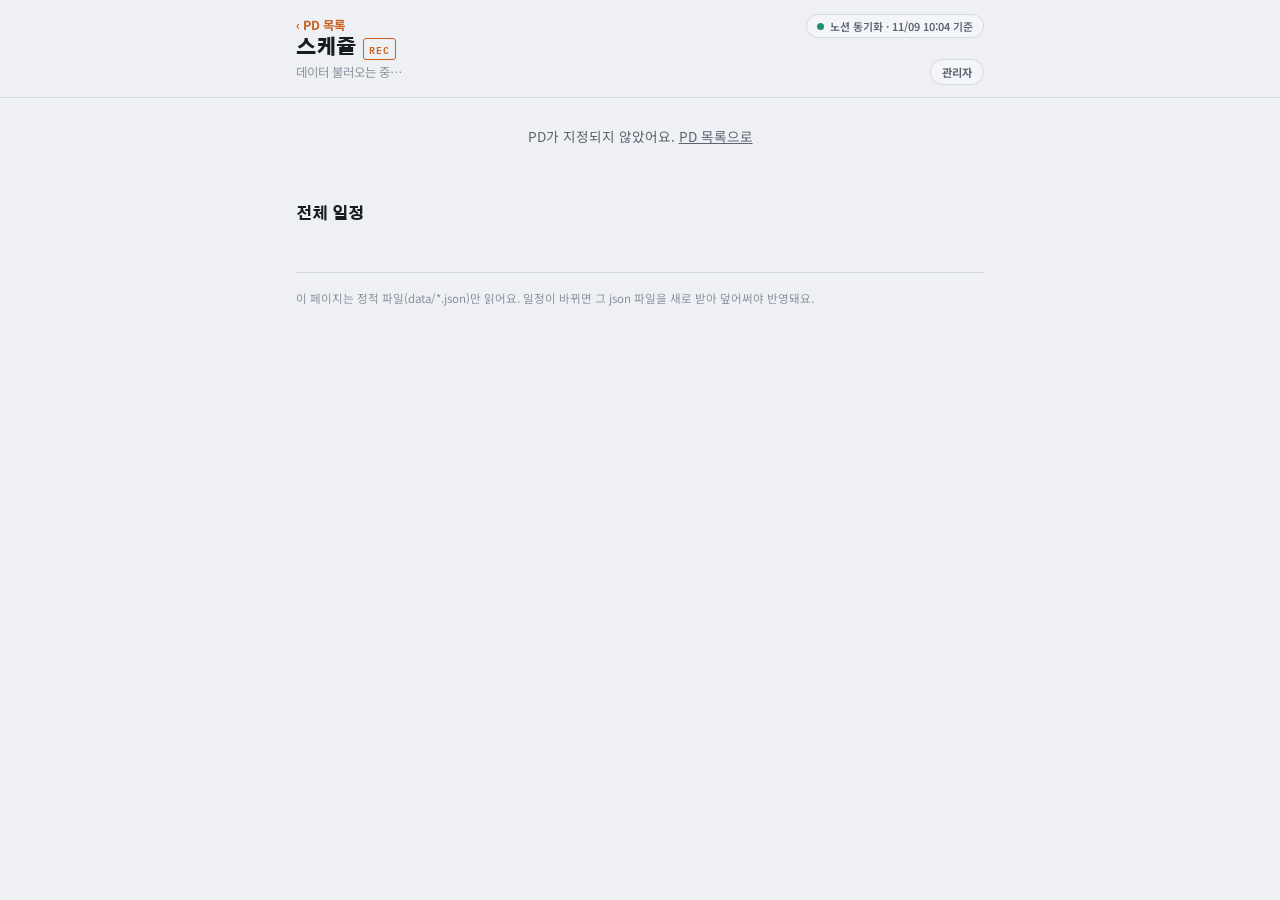
<file: schedule.html>
<!doctype html>
<html lang="ko">
<head>
<meta charset="utf-8">
<meta name="viewport" content="width=device-width, initial-scale=1">
<title id="pageTitle">PD 스케쥴</title>
<link rel="stylesheet" href="https://fonts.googleapis.com/css2?family=Gothic+A1:wght@700;800;900&family=Noto+Sans+KR:wght@400;500;700&family=IBM+Plex+Mono:wght@500;600&display=swap">
<link rel="stylesheet" href="style.css?v=20261117">
</head>
<body>

<header class="top">
  <div class="top-inner">
    <a class="backlink" href="index.html">‹ PD 목록</a>
    <div class="brand">
      <h1 id="pdName">스케쥴</h1>
      <span class="tag-rec">REC</span>
    </div>
    <div class="sub" id="syncNote">데이터 불러오는 중…</div>
    <button type="button" class="adm-btn" id="admBtn">관리자</button>
  </div>
</header>

<div class="wrap">
  <div id="calArea"><div class="empty">일정 불러오는 중…</div></div>

  <div class="section-title"><h2>전체 일정</h2></div>
  <div class="month-nav" id="monthNav"></div>
  <div id="scheduleArea"></div>

  <footer>
    이 페이지는 정적 파일(data/*.json)만 읽어요. 일정이 바뀌면 그 json 파일을 새로 받아 덮어써야 반영돼요.
  </footer>
</div>

<script src="sync-status.js"></script>
<script src="admin.js?v=12"></script>
<script>
(function(){
  var CATS = {
    china:{label:'중국', hue:18},
    japan:{label:'일본', hue:350},
    korea:{label:'한국', hue:205},
    global1:{label:'글로벌 1기', hue:262},
    globalcareer:{label:'글로벌 커리어', hue:285},
    album:{label:'AI 아티스트', hue:40},
    jordan:{label:'조던쇼를 잡아라', hue:165},
    hitmakers:{label:'히트메이커스 멜법', hue:130},
    nova:{label:'노바 피드백', hue:0},
    openclass:{label:'오픈 특강', hue:95},
    holiday:{label:'공휴일/휴무', hue:210},
    beginner:{label:'초급반', hue:230},
    trackdesign:{label:'트랙디자인', hue:310},
    sunocomp:{label:'수노 작곡반', hue:70},
    demo:{label:'DEMO 메이킹 클래스 3기', hue:190},
    genre:{label:'장르특강', hue:150},
    tsm:{label:'일본 유학 TSM', hue:10},
    toplinefree:{label:'탑라인 무료특강', hue:330},
    ginger:{label:'진저브레드 글로벌1기', hue:55},
    bensamama:{label:'벤사마마 글로벌1기', hue:340},
    freelecture:{label:'무료특강', hue:180},
    offlinekr:{label:'오프라인 특강(한국 졸업생)', hue:175},
    sunolyric:{label:'수노 작사 법칙', hue:100},
    aiartist:{label:'AI 아티스트', hue:25},
    mentor:{label:'GP1 한국 멘토', hue:250},
    dinner:{label:'치킨 모임', hue:20},
    hitsoundlaw:{label:'글로벌 히트곡 사운드의 법칙', hue:5},
    mentor15:{label:'15기 멘토특강', hue:120},
    gingerpost:{label:'진저브레드 포스트프로덕션', hue:45},
    global2:{label:'글로벌 2기', hue:300},
    ginger2:{label:'진저브레드 글로벌2기', hue:75},
    atm2:{label:'ATM 글로벌2기', hue:355},
    freepass:{label:'프리패스 유학반', hue:60},
    toplinersub:{label:'탑라이너 대체특강', hue:85}
  };
  var CAT_BASE = {china:'중국', japan:'일본', korea:'한국', global1:'글로벌', globalcareer:'커리어', album:'AI아티스트', jordan:'조던', hitmakers:'히트2', nova:'노바', openclass:'오픈', holiday:'휴일', beginner:'초급', trackdesign:'트랙디자인', sunocomp:'수노작곡', demo:'데메클3기', genre:'장르특강', tsm:'TSM', toplinefree:'탑라인무료', ginger:'진저브레드', bensamama:'벤사마마', freelecture:'무료특강', offlinekr:'오프라인(한국)', sunolyric:'수노작사', aiartist:'AI아티스트', mentor:'GP1멘토', mentor15:'15기멘토', dinner:'치킨모임', hitsoundlaw:'사운드법칙', gingerpost:'진저포스트', global2:'글로벌', ginger2:'진저브레드', atm2:'ATM', freepass:'프리패스', toplinersub:'탑라이너대체'};
  var CAT_NO_SUFFIX = {global1:true, global2:true};
  function shortLabel(e){
    var base = CAT_BASE[e.category] || e.category;
    if(CAT_NO_SUFFIX[e.category]) return base;
    var m = /(\d+)\s*기/.exec(e.title);
    return m ? base+m[1]+'기' : base;
  }
  var DOW = ['일','월','화','수','목','금','토'];

  var events = [];
  var byDate = {};
  var minYm = null, maxYm = null;
  var curYm = null;
  var selectedDate = null;
  var admin = {};
  Object.defineProperty(admin, 'on', {get:function(){ return !!(window.PDAdmin && PDAdmin.isOn()); }});
  var moving = null;

  function pad(n){return String(n).length<2?'0'+n:String(n)}
  function todayStr(){
    var d = new Date();
    return d.getFullYear()+'-'+pad(d.getMonth()+1)+'-'+pad(d.getDate());
  }
  function dowOf(dateStr){
    var p = dateStr.split('-').map(Number);
    return new Date(p[0], p[1]-1, p[2]).getDay();
  }
  function fmtKDate(dateStr){
    var p = dateStr.split('-').map(Number);
    return p[1]+'월 '+p[2]+'일';
  }
  function daysInMonth(y,m){ return new Date(y, m, 0).getDate(); }
  function shiftYm(ym, delta){
    var y = parseInt(ym.slice(0,4),10), m = parseInt(ym.slice(5,7),10);
    m += delta;
    while(m>12){m-=12;y++;}
    while(m<1){m+=12;y--;}
    return y+'-'+pad(m);
  }
  function getParam(name){
    var m = new RegExp('[?&]'+name+'=([^&]*)').exec(location.search);
    return m ? decodeURIComponent(m[1]) : null;
  }

  function tagHtml(category){
    var cat = CATS[category] || {label:category, hue:0};
    return '<span class="tagc" style="--h:'+cat.hue+'">'+cat.label+'</span>';
  }

  function dayDetailHtml(dateStr){
    var dow = DOW[dowOf(dateStr)];
    var dayEvents = byDate[dateStr] || [];
    var blocking = dayEvents.filter(function(e){return e.blocks});
    var pillCls = blocking.length ? 'busy' : 'free';
    var pillText = blocking.length ? '일정 있음' : '비어있음';

    var listHtml = dayEvents.map(function(e){
      var timeLabel = e.time ? e.time : '녹화';
      return '<li class="ev'+(e.blocks?'':' is-off')+(admin.on?' adm':'')+'" data-i="'+events.indexOf(e)+'"'+(admin.on?' draggable="true"':'')+'>'
        + '<span class="time mono">'+timeLabel+'</span>'
        + '<span class="title">'+e.title+'</span>'
        + tagHtml(e.category)
        + admRow()
        + '</li>';
    }).join('');

    return '<div class="dd-head"><span class="pill '+pillCls+'">'+pillText+'</span>'
      + '<span class="dd-date mono">'+fmtKDate(dateStr)+' ('+dow+')</span></div>'
      + (dayEvents.length ? '<ul class="dd-list">'+listHtml+'</ul>' : '<div class="dd-empty">등록된 일정이 없어요.</div>')
      + (admin.on ? '<button type="button" class="adm-add" data-date="'+dateStr+'">+ 이 날짜에 일정 추가</button>' : '');
  }

  function selectDay(dateStr){
    selectedDate = dateStr;
    renderCalendar(curYm);
  }

  function renderCalendar(ym){
    curYm = ym;
    var y = parseInt(ym.slice(0,4),10), m = parseInt(ym.slice(5,7),10);
    var total = daysInMonth(y,m);
    var firstDow = dowOf(ym+'-01');
    var today = todayStr();

    var cells = [];
    for(var i=0;i<firstDow;i++) cells.push('<div class="cal-cell pad"></div>');
    for(var d=1; d<=total; d++){
      var ds = ym+'-'+pad(d);
      var dayEvents = byDate[ds] || [];
      var blocking = dayEvents.filter(function(e){return e.blocks});
      var cls = 'cal-cell ' + (blocking.length ? 'busy' : 'free');
      if(ds===today) cls += ' today';
      if(ds===selectedDate) cls += ' selected';
      var labelHtml = '';
      var labelSource = blocking.length ? blocking : dayEvents;
      if(labelSource.length){
        var mutedCls = blocking.length ? '' : ' muted';
        var seenLbl = {}; var lblParts = [];
        labelSource.forEach(function(e){
          var short = shortLabel(e);
          if(seenLbl[short]) return; seenLbl[short] = true;
          var h = (CATS[e.category]||{}).hue;
          lblParts.push('<span class="lbl'+mutedCls+'" style="--h:'+(h!==undefined?h:0)+'">'+short+'</span>');
        });
        labelHtml = lblParts.length>1 ? '<span class="lbl-stack">'+lblParts.join('')+'</span>' : lblParts[0];
      }
      if(admin.on){ labelHtml = '<span class="apills">'+dayEvents.map(pillHtml).join('')+'</span>'; }
      var dowMini = '<span class="dow-mini">'+DOW[dowOf(ds)]+'</span>';
      cells.push('<div class="'+cls+'" data-date="'+ds+'">'+dowMini+'<span class="num">'+d+'</span>'+labelHtml+'</div>');
    }
    var trailing = (7 - (cells.length % 7)) % 7;
    for(var t=0;t<trailing;t++) cells.push('<div class="cal-cell pad"></div>');

    var area = document.getElementById('calArea');
    area.innerHTML =
      '<div class="cal-nav">'
      + '<button id="prevBtn" '+(ym<=minYm?'disabled':'')+'>‹</button>'
      + '<span class="label">'+y+'년 '+m+'월</span>'
      + '<button id="nextBtn" '+(ym>=maxYm?'disabled':'')+'>›</button>'
      + '</div>'
      + '<div class="legend"><span><span class="sw free"></span>비어있음</span><span><span class="sw busy"></span>일정 있음</span></div>'
      + (admin.on && moving ? '<div class="movebanner"><span>옮길 날짜를 눌러 주세요</span><button type="button" id="moveCancel">취소</button></div>' : '')
      + '<div class="cal-dow">'+DOW.map(function(w){return '<span>'+w+'</span>'}).join('')+'</div>'
      + '<div class="cal-grid" id="calGrid">'+cells.join('')+'</div>'
      + '<div class="day-detail" id="dayDetail"></div>';

    document.getElementById('prevBtn').addEventListener('click', function(){ if(ym>minYm) renderCalendar(shiftYm(ym,-1)); });
    document.getElementById('nextBtn').addEventListener('click', function(){ if(ym<maxYm) renderCalendar(shiftYm(ym,1)); });
    document.getElementById('calGrid').addEventListener('click', function(ev){
      var cell = ev.target.closest('.cal-cell');
      if(!cell || cell.classList.contains('pad')) return;
      if(admin.on && moving){ doMove(cell.getAttribute('data-date')); return; }
      selectDay(cell.getAttribute('data-date'));
    });
    var mc = document.getElementById('moveCancel');
    if(mc) mc.addEventListener('click', function(){ moving = null; renderCalendar(curYm); });

    var dd = document.getElementById('dayDetail');
    dd.innerHTML = (selectedDate && selectedDate.slice(0,7)===ym)
      ? dayDetailHtml(selectedDate)
      : '<div class="dd-empty">날짜를 눌러서 그날 일정을 확인해요.</div>';
  }

  function renderSchedule(){
    var area = document.getElementById('scheduleArea');
    var nav = document.getElementById('monthNav');
    var months = {};
    events.forEach(function(e){
      var mk = e.date.slice(0,7);
      months[mk] = months[mk] || {};
      months[mk][e.date] = months[mk][e.date] || [];
      months[mk][e.date].push(e);
    });
    var monthKeys = Object.keys(months).sort();
    var today = todayStr();

    nav.innerHTML = monthKeys.map(function(mk){
      return '<a href="#m-'+mk+'">'+parseInt(mk.slice(5,7),10)+'월</a>';
    }).join('');

    area.innerHTML = monthKeys.map(function(mk){
      var mNum = parseInt(mk.slice(5,7),10), yr = mk.slice(0,4);
      var dateKeys = Object.keys(months[mk]).sort();
      var daysHtml = dateKeys.map(function(dk){
        var evs = months[mk][dk].slice().sort(function(a,b){ return (a.time||'99:99').localeCompare(b.time||'99:99'); });
        var dow = DOW[dowOf(dk)];
        var dnum = parseInt(dk.slice(8,10),10), mnum = parseInt(dk.slice(5,7),10);
        var isToday = dk === today;
        var evHtml = evs.map(function(e){
          var timeLabel = e.time ? e.time : '녹화';
          return '<div class="ev'+(e.blocks?'':' is-off')+(admin.on?' adm':'')+'" data-i="'+events.indexOf(e)+'"'+(admin.on?' draggable="true"':'')+'>'
            + '<span class="time mono">'+timeLabel+'</span>'
            + '<span class="title">'+e.title+'</span>'
            + tagHtml(e.category)
            + admRow()
            + '</div>';
        }).join('');
        return '<div class="day"><div class="day-head"><span class="date-num">'+mnum+'/'+dnum+'</span>'
          + '<span class="dow">('+dow+')</span>'+(isToday?'<span class="today-mark">오늘</span>':'')+'</div>'+evHtml+'</div>';
      }).join('');
      return '<div class="month" id="m-'+mk+'"><h3>'+yr+'년 '+mNum+'월</h3>'+daysHtml+'</div>';
    }).join('');
  }

  var pdId = getParam('pd');
  function load(){
    if(admin.on) return Promise.resolve();
    return Promise.all([
      fetch(PDSync.bust('data/pds.json'), {cache:'no-store'}).then(function(r){ return r.json(); }).catch(function(){ return []; }),
      fetch(PDSync.bust('data/'+pdId+'.json'), {cache:'no-store'}).then(function(r){
        if(!r.ok) throw new Error('not found');
        return r.json();
      })
    ]).then(function(res){
      var pds = res[0], data = res[1];
      var pd = pds.filter(function(p){ return p.id===pdId; })[0];
      var name = pd ? pd.name : pdId;
      document.getElementById('pdName').textContent = name;
      document.getElementById('pageTitle').textContent = name + ' 스케쥴';

      events = data.slice().sort(function(a,b){ return a.date < b.date ? -1 : (a.date > b.date ? 1 : 0); });
      byDate = {};
      events.forEach(function(e){
        byDate[e.date] = byDate[e.date] || [];
        byDate[e.date].push(e);
      });
      document.getElementById('syncNote').textContent = '등록된 일정 '+events.length+'건 · 정적 파일 기준';

      if(!events.length){
        document.getElementById('calArea').innerHTML = '<div class="empty">아직 등록된 일정이 없어요.</div>';
        return;
      }
      minYm = events[0].date.slice(0,7);
      maxYm = events[events.length-1].date.slice(0,7);
      var todayYm = todayStr().slice(0,7);
      var keepYm = (curYm && curYm>=minYm && curYm<=maxYm) ? curYm : ((todayYm>=minYm && todayYm<=maxYm) ? todayYm : minYm);
      renderCalendar(keepYm);
      renderSchedule();
    }).catch(function(){
      document.getElementById('syncNote').textContent = '일정을 불러오지 못했어요.';
      document.getElementById('calArea').innerHTML = '<div class="empty">해당 PD의 일정 파일을 찾을 수 없어요.</div>';
    });
  }

  // =====================================================================
  // 관리자 편집 (공용 admin.js 사용) — 이 PD의 data/<pd>.json 만 고쳐요.
  // =====================================================================
  function pillHtml(e){
    var c = CATS[e.category] || {hue:0};
    return '<span class="apill'+(e.blocks?'':' off')+'" style="--h:'+c.hue+'" draggable="true" data-i="'+events.indexOf(e)+'" title="'+PDAdmin.esc(e.title)+'">'+(e.time?e.time+' ':'')+PDAdmin.esc(e.title.replace(/^\[[^\]]*\]\s*/,''))+'</span>';
  }
  function openPillMenu(e){
    var m = PDAdmin.openModal('<h3>'+PDAdmin.esc(e.title)+'</h3>'
      + '<div class="pmenu-sub">'+dlabel(e.date)+(e.time?' '+e.time:'')+'</div>'
      + '<div class="btns"><button type="button" id="pEdit">수정</button><button type="button" id="pMove">날짜 이동</button><button type="button" id="pDel">삭제</button></div>'
      + '<div class="hint">PC에서는 달력 칸 안의 일정을 끌어서 다른 날짜에 놓아도 돼요.</div>');
    m.querySelector('#pEdit').addEventListener('click', function(){ PDAdmin.closeModal(); editEvent(e); });
    m.querySelector('#pMove').addEventListener('click', function(){ PDAdmin.closeModal(); moving = e; renderCalendar(curYm); });
    m.querySelector('#pDel').addEventListener('click', function(){
      PDAdmin.closeModal();
      if(confirm('"'+e.title+'" ('+dlabel(e.date)+') 일정을 삭제할까요?')){
        events.splice(events.indexOf(e),1); PDAdmin.log('삭제: '+e.title+' '+dlabel(e.date), [pdId]); adminRerender();
      }
    });
  }
  function editEvent(e){
    PDAdmin.openEdit({title:e.title, date:e.date, time:e.time, category:e.category, scope:e.scope, blocks:e.blocks}, function(f){
      var od = e.date;
      e.title = f.title; e.date = f.date; e.time = f.time; e.category = f.category; e.scope = f.scope || null; e.blocks = f.blocks;
      PDAdmin.log('수정: '+f.title+(od!==f.date?' ('+dlabel(od)+' → '+dlabel(f.date)+')':''), [pdId]);
      selectedDate = f.date; curYm = f.date.slice(0,7); adminRerender();
    });
  }
  function admRow(){
    return admin.on ? '<div class="adm-row"><button type="button" data-act="edit">수정</button><button type="button" data-act="move">날짜 이동</button><button type="button" data-act="del" class="danger">삭제</button></div>' : '';
  }
  function dlabel(ds){ var q=ds.split('-').map(Number); return q[1]+'/'+q[2]+'('+DOW[dowOf(ds)]+')'; }
  function sortEvents(){ events.sort(function(a,b){ return a.date<b.date?-1:(a.date>b.date?1:0); }); }
  function rebuildByDate(){
    byDate = {};
    events.forEach(function(e){ (byDate[e.date] = byDate[e.date] || []).push(e); });
  }
  function adminRerender(){
    sortEvents(); rebuildByDate();
    var ym = (selectedDate || todayStr()).slice(0,7);
    minYm = events.length ? events[0].date.slice(0,7) : ym;
    maxYm = events.length ? events[events.length-1].date.slice(0,7) : ym;
    if(selectedDate){ if(ym<minYm) minYm = ym; if(ym>maxYm) maxYm = ym; }
    if(!curYm || curYm<minYm || curYm>maxYm) curYm = ym<minYm ? minYm : (ym>maxYm ? maxYm : ym);
    renderCalendar(curYm); renderSchedule(); PDAdmin.updateBar();
  }
  function doMove(newDate){
    var e = moving; moving = null;
    if(!e || e.date===newDate){ renderCalendar(curYm); return; }
    var old = e.date; e.date = newDate;
    PDAdmin.log('이동: '+e.title+' '+dlabel(old)+' → '+dlabel(newDate), [pdId]);
    selectedDate = newDate; curYm = newDate.slice(0,7);
    adminRerender();
  }

  PDAdmin.init({
    btn: document.getElementById('admBtn'),
    cats: CATS,
    getPds: function(){ return []; },
    onEnter: function(){
      return PDAdmin.fetchFile('data/'+pdId+'.json', pdId).then(function(arr){ events = arr; moving = null; sortEvents(); rebuildByDate(); });
    },
    onExit: function(){ moving = null; load(); },
    rerender: adminRerender,
    getFiles: function(){ return [{key:pdId, path:'data/'+pdId+'.json', text:PDAdmin.serialize(events)}]; }
  });

  document.addEventListener('click', function(ev){
    if(!admin.on) return;
    var pill = ev.target.closest('.apill');
    if(pill && !moving){ ev.stopPropagation(); var pe = events[parseInt(pill.getAttribute('data-i'),10)]; if(pe) openPillMenu(pe); return; }
    var add = ev.target.closest('.adm-add');
    if(add){
      PDAdmin.openAdd({mode:'single', date:add.getAttribute('data-date'), category:'beginner'}, function(f){
        events.push({date:f.date, time:f.time, title:f.title, category:f.category, scope:f.scope||null, blocks:f.blocks});
        PDAdmin.log('추가: '+f.title+' '+dlabel(f.date), [pdId]);
        selectedDate = f.date; curYm = f.date.slice(0,7); adminRerender();
      });
      return;
    }
    var btn = ev.target.closest('.adm-row button');
    if(!btn) return;
    var row = btn.closest('.ev'); var e = row && events[parseInt(row.getAttribute('data-i'),10)];
    if(!e) return;
    var act = btn.getAttribute('data-act');
    if(act==='edit'){
      PDAdmin.openEdit({title:e.title, date:e.date, time:e.time, category:e.category, scope:e.scope, blocks:e.blocks}, function(f){
        var od = e.date;
        e.title = f.title; e.date = f.date; e.time = f.time; e.category = f.category; e.scope = f.scope || null; e.blocks = f.blocks;
        PDAdmin.log('수정: '+f.title+(od!==f.date?' ('+dlabel(od)+' → '+dlabel(f.date)+')':''), [pdId]);
        selectedDate = f.date; curYm = f.date.slice(0,7); adminRerender();
      });
    } else if(act==='move'){
      moving = e; renderCalendar(curYm); document.getElementById('calArea').scrollIntoView({behavior:'smooth', block:'start'});
    } else if(act==='del'){
      if(confirm('"'+e.title+'" ('+dlabel(e.date)+') 일정을 삭제할까요?')){
        events.splice(events.indexOf(e),1); PDAdmin.log('삭제: '+e.title+' '+dlabel(e.date), [pdId]); adminRerender();
      }
    }
  });
  document.addEventListener('dragstart', function(ev){
    if(!admin.on) return;
    var row = ev.target.closest && ev.target.closest('.ev[draggable="true"], .apill[draggable="true"]'); if(!row) return;
    ev.dataTransfer.setData('text/plain', row.getAttribute('data-i')); ev.dataTransfer.effectAllowed = 'move';
  });
  document.addEventListener('dragover', function(ev){
    if(!admin.on) return;
    var cell = ev.target.closest && ev.target.closest('.cal-cell:not(.pad)');
    if(cell){ ev.preventDefault(); cell.classList.add('droptarget'); }
  });
  document.addEventListener('dragleave', function(ev){
    var cell = ev.target.closest && ev.target.closest('.cal-cell'); if(cell) cell.classList.remove('droptarget');
  });
  document.addEventListener('drop', function(ev){
    if(!admin.on) return;
    var cell = ev.target.closest && ev.target.closest('.cal-cell:not(.pad)');
    if(!cell) return;
    ev.preventDefault(); cell.classList.remove('droptarget');
    var i = parseInt(ev.dataTransfer.getData('text/plain'),10);
    if(!isNaN(i) && events[i]){ moving = events[i]; doMove(cell.getAttribute('data-date')); }
  });

  if(!pdId){
    document.getElementById('calArea').innerHTML = '<div class="empty">PD가 지정되지 않았어요. <a href="index.html">PD 목록으로</a></div>';
  } else {
    PDSync.ready.then(load);
    PDSync.onUpdate(load);
  }
})();
</script>

</body>
</html>
</file>
<file: style.css>
/* shared tokens + layout for the PD schedule site */
:root{
  --bg:#EEF0F3; --surface:#FFFFFF; --border:#D4D8E0;
  --fg:#171B22; --muted:#5B6472; --muted-2:#8891A0;
  --accent:#C9601F; --accent-fg:#FFFFFF;
  --good:#1E8F74; --good-bg:#DFF3EC;
  --bad:#C0393F; --bad-bg:#FBE4E3;
  --chip-bg:#F4F5F8;
}
@media (prefers-color-scheme: dark){
  :root{
    --bg:#13161C; --surface:#1B1F27; --border:#323948;
    --fg:#EDEEF2; --muted:#A3ABBA; --muted-2:#767F90;
    --accent:#E68A45; --accent-fg:#1B1206;
    --good:#49C9A6; --good-bg:#14312A;
    --bad:#F07872; --bad-bg:#3A1A1C;
    --chip-bg:#232833;
    color-scheme: dark;
  }
}
*{box-sizing:border-box}
html,body{margin:0;padding:0}
body{
  background:var(--bg); color:var(--fg);
  font-family:'Noto Sans KR',system-ui,-apple-system,sans-serif;
  padding-bottom:40px;
}
h1,h2,h3{font-family:'Gothic A1',system-ui,sans-serif;margin:0;text-wrap:balance}
a{color:inherit}
.mono{font-family:'IBM Plex Mono',ui-monospace,monospace}
.wrap{max-width:720px;margin:0 auto;padding-inline:16px}

header.top{position:sticky;top:0;z-index:5;background:var(--bg);border-bottom:1px solid var(--border)}
.top-inner{max-width:720px;margin:0 auto;padding:16px;display:flex;flex-direction:column;gap:2px;position:relative}
.sync-chip{
  position:absolute;top:14px;right:16px;display:flex;align-items:center;gap:6px;
  max-width:56%;padding:4px 10px;border-radius:999px;border:1px solid var(--border);
  background:var(--chip-bg);color:var(--muted);font-size:.68rem;font-weight:600;line-height:1.3;
}
.sync-chip .dot{width:7px;height:7px;border-radius:50%;background:var(--good);flex:none}
.sync-chip.busy{color:var(--accent);border-color:var(--accent)}
.sync-chip.busy .dot{background:var(--accent);animation:syncpulse 1.1s ease-in-out infinite}
.sync-chip.warn{color:var(--bad);border-color:var(--bad)}
.sync-chip.warn .dot{background:var(--bad)}
@keyframes syncpulse{0%,100%{opacity:1}50%{opacity:.25}}
@media (prefers-reduced-motion: reduce){.sync-chip.busy .dot{animation:none}}
.brand{display:flex;align-items:baseline;gap:8px;flex-wrap:wrap}
.brand h1{font-size:1.25rem;font-weight:900;letter-spacing:-0.01em}
.tag-rec{font-family:'IBM Plex Mono',monospace;font-size:.65rem;font-weight:600;letter-spacing:.08em;color:var(--accent);border:1px solid var(--accent);border-radius:3px;padding:1px 5px}
.sub{font-size:.78rem;color:var(--muted-2)}
.backlink{font-size:.78rem;color:var(--accent);text-decoration:none;font-weight:700}

.pd-card{
  display:flex;align-items:center;justify-content:space-between;gap:12px;
  background:var(--surface);border:1px solid var(--border);border-radius:14px;
  padding:16px 18px;margin-top:14px;text-decoration:none;color:var(--fg);
}
.pd-card:active{opacity:.8}
.pd-card .name{font-size:1rem;font-weight:800}
.pd-card .desc{font-size:.8rem;color:var(--muted);margin-top:3px}
.pd-card .arrow{font-size:1.2rem;color:var(--muted-2);flex:none}

.cal-nav{display:flex;align-items:center;justify-content:space-between;margin-top:20px}
.cal-nav button{background:var(--chip-bg);border:1px solid var(--border);color:var(--fg);border-radius:10px;width:40px;height:40px;font-size:1.1rem;cursor:pointer;flex:none}
.cal-nav button:disabled{opacity:.3;cursor:default}
.cal-nav .label{font-size:1.2rem;font-weight:900}

.legend{display:flex;gap:16px;margin-top:12px;font-size:.82rem;color:var(--muted)}
.legend .sw{display:inline-block;width:11px;height:11px;border-radius:3px;margin-right:5px;vertical-align:-1px}
.legend .sw.free{background:var(--good)}
.legend .sw.busy{background:var(--bad)}

.cal-dow{display:grid;grid-template-columns:repeat(7,1fr);gap:5px;margin-top:18px}
.cal-dow span{text-align:center;font-size:.85rem;color:var(--muted-2);font-weight:700}

.cal-grid{display:grid;grid-template-columns:repeat(7,1fr);gap:5px;margin-top:5px}
.cal-cell{aspect-ratio:1/1;border-radius:10px;display:flex;flex-direction:column;align-items:center;justify-content:center;cursor:pointer;background:var(--chip-bg);border:2px solid transparent;min-width:0;padding:2px}
.cal-cell.pad{visibility:hidden;cursor:default}
.cal-cell.free{background:var(--good-bg)}
.cal-cell.busy{background:var(--bad-bg)}
.cal-cell .num{font-family:'IBM Plex Mono',monospace;font-weight:700;font-size:1.05rem}
.cal-cell.free .num{color:var(--good)}
.cal-cell.busy .num{color:var(--bad)}
.cal-cell.today{border-color:var(--accent)}
.cal-cell.selected{border-color:var(--fg)}
.cal-cell .lbl{
  --h:0;font-size:.68rem;font-weight:700;margin-top:3px;line-height:1.1;
  max-width:98%;overflow:hidden;text-overflow:ellipsis;white-space:nowrap;
  color:hsl(var(--h) 50% 34%);
}
@media (prefers-color-scheme: dark){.cal-cell .lbl{color:hsl(var(--h) 65% 72%)}}
.cal-cell .lbl.muted{color:var(--muted);font-weight:600;opacity:.8}
.cal-cell .dow-mini{display:none}
.cal-cell .lbl-stack{display:flex;flex-direction:column;align-items:center;width:100%;margin-top:2px}
.cal-cell .lbl-stack .lbl{margin-top:0;font-size:.6rem;line-height:1.15}

@media (max-width: 480px){
  .cal-cell{padding:1px}
  .cal-cell .num{font-size:.85rem}
  .cal-cell .lbl{font-size:.52rem;margin-top:1px;letter-spacing:-0.3px}
  .cal-cell .lbl-stack .lbl{font-size:.46rem}
}

.day-detail{margin-top:22px;padding:16px;background:var(--surface);border:1px solid var(--border);border-radius:14px}
.dd-head{display:flex;align-items:center;gap:8px;flex-wrap:wrap}
.dd-date{font-size:1.1rem;font-weight:900}
.pill{font-size:.78rem;font-weight:800;padding:4px 11px;border-radius:999px}
.pill.free{background:var(--good-bg);color:var(--good)}
.pill.busy{background:var(--bad-bg);color:var(--bad)}
.dd-list{list-style:none;margin:12px 0 0;padding:0;display:flex;flex-direction:column;gap:6px}
.dd-empty{font-size:.88rem;color:var(--muted);margin-top:10px}

.ev{display:flex;align-items:center;gap:10px;background:var(--chip-bg);border:1px solid var(--border);border-radius:10px;padding:10px 13px;min-width:0}
.ev.is-off{background:transparent;border-style:dashed;opacity:.75}
.ev .time{font-family:'IBM Plex Mono',monospace;font-size:.84rem;color:var(--muted);width:52px;flex:none}
.ev .title{font-size:.93rem;min-width:0;flex:1;overflow-wrap:anywhere}
.ev .tagc{--h:0;font-size:.72rem;font-weight:700;padding:3px 9px;border-radius:999px;flex:none;background:hsl(var(--h) 60% 93%);color:hsl(var(--h) 55% 30%)}
@media (prefers-color-scheme: dark){.ev .tagc{background:hsl(var(--h) 38% 22%);color:hsl(var(--h) 70% 78%)}}

.section-title{margin:30px 0 10px}
.section-title h2{font-size:1rem;font-weight:800}
.month-nav{display:flex;gap:6px;overflow-x:auto;padding-bottom:4px;margin-top:6px}
.month-nav a{flex:none;font-size:.75rem;font-weight:700;color:var(--muted);background:var(--chip-bg);border:1px solid var(--border);border-radius:999px;padding:5px 12px;text-decoration:none}

.month{margin-top:20px}
.month h3{font-size:.95rem;font-weight:900;color:var(--accent);margin-bottom:10px}
.day{display:flex;flex-direction:column;gap:6px;margin-bottom:6px}
.day-head{display:flex;align-items:baseline;gap:8px}
.day-head .date-num{font-family:'IBM Plex Mono',monospace;font-weight:700;font-size:.85rem}
.day-head .dow{font-size:.75rem;color:var(--muted-2)}
.day-head .today-mark{font-size:.65rem;font-weight:800;color:var(--accent);border:1px solid var(--accent);border-radius:4px;padding:0 4px}

.empty{padding:28px 18px;text-align:center;color:var(--muted);font-size:.85rem}

footer{margin-top:34px;padding-top:16px;border-top:1px solid var(--border);font-size:.72rem;color:var(--muted-2);line-height:1.6}

/* ---- all-PD overview (all.html) ---- */
.filters{display:flex;flex-direction:column;gap:8px;margin-top:16px}
.fgroup{display:flex;gap:6px;flex-wrap:wrap;align-items:center}
.flabel{font-size:.7rem;font-weight:800;color:var(--muted-2);margin-right:2px;white-space:nowrap}
.fchip{font:inherit;font-size:.78rem;font-weight:700;color:var(--muted);background:var(--chip-bg);border:1px solid var(--border);border-radius:999px;padding:6px 12px;cursor:pointer}
.fchip.on{background:var(--accent);border-color:var(--accent);color:var(--accent-fg)}

.csum{margin-top:14px;background:var(--surface);border:1px solid var(--border);border-radius:12px;padding:10px 14px;font-size:.82rem}
.csum.ok{color:var(--good);background:var(--good-bg);border-color:transparent;font-weight:700}
.csum summary{cursor:pointer;font-weight:800}
.csum .red{color:var(--bad)}
.csum ul{list-style:none;margin:10px 0 0;padding:0;display:flex;flex-direction:column;gap:7px}
.csum li{cursor:pointer;line-height:1.5;color:var(--muted)}
.csum li .d{color:var(--fg);font-weight:600;margin-right:4px}
.csum li b{color:var(--fg)}

.cal-cell.all{background:var(--chip-bg);position:relative;gap:2px}
.cal-cell.all.has{background:var(--surface);border-color:var(--border)}
.cal-cell.all.today{border-color:var(--accent)}
.cal-cell.all.selected{border-color:var(--fg)}
.cal-cell.all .num{color:var(--fg)}
.cal-cell.all.none .num{color:var(--muted-2)}
.cal-cell .dots{display:flex;flex-wrap:wrap;justify-content:center;gap:2px;max-width:94%;min-height:7px}
.cdot{display:block;width:7px;height:7px;border-radius:50%;background:hsl(var(--h) 60% 48%)}
.cdot.off{opacity:.4}
@media (prefers-color-scheme: dark){.cdot{background:hsl(var(--h) 65% 62%)}}
.cmore{font-size:.5rem;color:var(--muted);line-height:7px}
.ccount{font-family:'IBM Plex Mono',monospace;font-size:.58rem;font-weight:600;color:var(--muted);line-height:1}
.cmark{position:absolute;top:2px;right:3px;width:13px;height:13px;border-radius:50%;font-size:.58rem;font-weight:900;line-height:13px;text-align:center;color:#fff}
.cmark.person{background:var(--bad)}
.cmark.interp{background:#D39A1C}
.cmark.inline{position:static;display:inline-block;margin-right:4px;vertical-align:-1px}
.day-head .cmark.inline{margin-left:4px}
.legend{flex-wrap:wrap;gap:6px 14px}
@media (max-width: 480px){
  .cdot{width:5px;height:5px}
  .cmark{width:11px;height:11px;line-height:11px;font-size:.5rem;top:1px;right:1px}
  .ccount{font-size:.5rem}
}

.pill.warn{background:var(--bad-bg);color:var(--bad)}
.pill.amber{background:#FBEFD2;color:#8A6200}
@media (prefers-color-scheme: dark){.pill.amber{background:#3A2E0F;color:#E9C46A}}
.dd-list{display:flex;flex-direction:column;gap:6px;margin-top:12px}

.ev.ev-all{flex-direction:column;align-items:stretch;gap:6px}
.ev-line{display:flex;align-items:center;gap:10px;min-width:0}
.pdchips{display:flex;flex-wrap:wrap;gap:5px;padding-left:62px}
.pdchip{font-size:.7rem;font-weight:700;padding:2px 9px;border-radius:999px;background:var(--surface);border:1px solid var(--border);color:var(--fg)}
.pdchip.int{border-style:dashed;color:var(--muted)}
.cnote{padding-left:62px;font-size:.74rem;line-height:1.4}
.cnote.person{color:var(--bad);font-weight:700}
.cnote.interp{color:#8A6200}
@media (prefers-color-scheme: dark){.cnote.interp{color:#E9C46A}}
@media (max-width: 480px){.pdchips,.cnote{padding-left:0}}
.pd-card.all-card{border-color:var(--accent)}
.pd-card.all-card .name{color:var(--accent)}
.top-divider{margin:22px 0 0;border-top:1px solid var(--border)}

/* all.html: PD names inside calendar cells */
.cal-cell.all{aspect-ratio:auto;min-height:84px;justify-content:flex-start;padding:5px 3px 4px}
.cal-cell .pnames{display:flex;flex-wrap:wrap;justify-content:center;gap:1px 5px;max-width:100%;margin-top:3px}
.pn{--h:0;font-size:.66rem;font-weight:700;line-height:1.25;color:hsl(var(--h) 55% 36%);white-space:nowrap}
@media (prefers-color-scheme: dark){.pn{color:hsl(var(--h) 65% 70%)}}
.pn.int{font-weight:600;text-decoration:underline dotted;text-underline-offset:2px;opacity:.85}
.pn.off{opacity:.5}
.pn .ns{display:none}
@media (max-width: 480px){
  .cal-cell.all{min-height:70px;padding:3px 1px 2px}
  .pn{font-size:.56rem;letter-spacing:-0.3px}
  .pn .nf{display:none}
  .pn .ns{display:inline}
  .cal-cell .pnames{gap:0 3px}
}
.cal-cell .pnames{flex-direction:column;align-items:center;gap:0}
.pgrp{display:flex;flex-wrap:wrap;justify-content:center;gap:1px 5px}
.pgrp.int{margin-top:6px;padding-top:4px;border-top:1px dashed var(--border);width:100%}
.pgrp.int .pn{text-decoration:none;font-weight:600;opacity:.85}
@media (max-width: 480px){
  .pgrp{gap:0 3px}
  .pgrp.int{margin-top:4px;padding-top:2px}
}

/* ---- 관리자 편집 ---- */
.adm-btn{position:absolute;right:16px;bottom:12px;font:inherit;font-size:.7rem;font-weight:700;color:var(--muted);background:var(--chip-bg);border:1px solid var(--border);border-radius:999px;padding:4px 11px;cursor:pointer}
.adm-btn.on{color:var(--accent-fg);background:var(--accent);border-color:var(--accent)}
.admbar{position:fixed;left:0;right:0;bottom:0;z-index:20;background:var(--surface);border-top:2px solid var(--accent);padding:10px 16px;display:flex;flex-wrap:wrap;align-items:center;gap:8px;box-shadow:0 -4px 14px rgba(0,0,0,.18)}
.admbar .txt{flex:1;min-width:160px;font-size:.8rem;font-weight:700}
.admbar button,.adm-row button,.adm-add{font:inherit;font-size:.78rem;font-weight:700;border:1px solid var(--border);background:var(--chip-bg);color:var(--fg);border-radius:8px;padding:6px 12px;cursor:pointer}
.admbar button.pri{background:var(--accent);border-color:var(--accent);color:var(--accent-fg)}
.admbar button:disabled{opacity:.4;cursor:default}
.adm-row{display:flex;gap:6px;margin-top:2px;padding-left:62px}
.adm-row button{padding:3px 9px;font-size:.7rem}
.adm-row button.danger{color:var(--bad)}
.adm-add{margin-top:10px;width:100%}
.ev[draggable="true"]{cursor:grab}
.cal-cell.droptarget{outline:2px dashed var(--accent);outline-offset:-3px}
.movebanner{margin-top:12px;padding:10px 12px;border-radius:10px;background:var(--accent);color:var(--accent-fg);font-size:.82rem;font-weight:700;display:flex;gap:10px;align-items:center;justify-content:space-between}
.movebanner button{font:inherit;font-size:.75rem;font-weight:700;border:1px solid var(--accent-fg);background:transparent;color:var(--accent-fg);border-radius:8px;padding:3px 10px;cursor:pointer}
.modal-bg{position:fixed;inset:0;z-index:40;background:rgba(0,0,0,.5);display:flex;align-items:flex-end;justify-content:center}
@media (min-width:600px){.modal-bg{align-items:center}}
.modal{width:100%;max-width:460px;max-height:92vh;overflow:auto;background:var(--surface);color:var(--fg);border-radius:16px 16px 0 0;padding:18px 18px 22px}
@media (min-width:600px){.modal{border-radius:16px}}
.modal h3{font-size:1.05rem;margin-bottom:10px}
.modal label{display:block;margin-top:12px;font-size:.78rem;font-weight:700;color:var(--muted)}
.modal input[type=text],.modal input[type=password],.modal input[type=date],.modal input[type=time],.modal select{width:100%;margin-top:4px;font:inherit;font-size:.95rem;padding:9px 10px;border:1px solid var(--border);border-radius:9px;background:var(--bg);color:var(--fg)}
.modal .chk{display:flex;align-items:center;gap:8px;margin-top:12px;font-size:.88rem;color:var(--fg);font-weight:500}
.modal .btns{display:flex;gap:8px;margin-top:18px}
.modal .btns button{flex:1;font:inherit;font-size:.9rem;font-weight:800;padding:11px;border-radius:10px;border:1px solid var(--border);background:var(--chip-bg);color:var(--fg);cursor:pointer}
.modal .btns button.pri{background:var(--accent);border-color:var(--accent);color:var(--accent-fg)}
.modal .hint{margin-top:10px;font-size:.74rem;color:var(--muted);line-height:1.55}
.modal .err{margin-top:10px;font-size:.8rem;font-weight:700;color:var(--bad)}
.modal .pdrow{display:flex;align-items:center;gap:8px;margin-top:6px;font-size:.85rem;font-weight:600;color:var(--fg)}
.modal .pdrow span{flex:1}
.modal .pdrow select{width:auto;margin:0;font-size:.82rem;padding:5px 6px}
.modal .pdcheck-group{display:flex;flex-wrap:wrap;gap:3px 14px;margin:6px 0 14px;max-height:170px;overflow-y:auto;padding:8px 10px;border:1px solid var(--border);border-radius:9px;background:var(--bg)}
.modal .pdcheck-group .chk{flex:0 0 auto;margin:3px 0;font-size:.82rem;font-weight:500}
.modal .pdadd-row{margin:-10px 0 14px}
.modal .pdadd-row select{width:auto;max-width:100%;margin:0;font-size:.78rem;padding:5px 8px;color:var(--muted)}
.toast{position:fixed;left:50%;transform:translateX(-50%);bottom:84px;z-index:50;background:var(--fg);color:var(--bg);padding:10px 16px;border-radius:10px;font-size:.82rem;font-weight:700;max-width:90vw}
body.adm-on{padding-bottom:90px}

.ev.adm{flex-wrap:wrap}
.ev.adm .adm-row{flex-basis:100%}

/* 관리자 모드: 달력 칸 안의 일정 알약(끌어서 옮기기) */
.apills{display:flex;flex-direction:column;align-items:stretch;gap:2px;width:100%;margin-top:4px}
.apill{--h:0;display:block;max-width:100%;font-size:.64rem;font-weight:700;line-height:1.3;padding:2px 6px;border-radius:5px;white-space:nowrap;overflow:hidden;text-overflow:ellipsis;cursor:grab;background:hsl(var(--h) 70% 90%);color:hsl(var(--h) 60% 24%);border:1px solid hsl(var(--h) 45% 78%)}
.apill.off{opacity:.55;border-style:dashed}
.apill:active{cursor:grabbing}
@media (prefers-color-scheme: dark){.apill{background:hsl(var(--h) 40% 24%);color:hsl(var(--h) 80% 84%);border-color:hsl(var(--h) 35% 36%)}}
@media (max-width:480px){.apill{font-size:.54rem;padding:1px 3px;letter-spacing:-0.3px}}
body.adm-on .cal-cell.all, body.adm-on .cal-cell{min-height:96px}
.pmenu-sub{font-size:.85rem;color:var(--muted);margin-bottom:6px}
</file>
